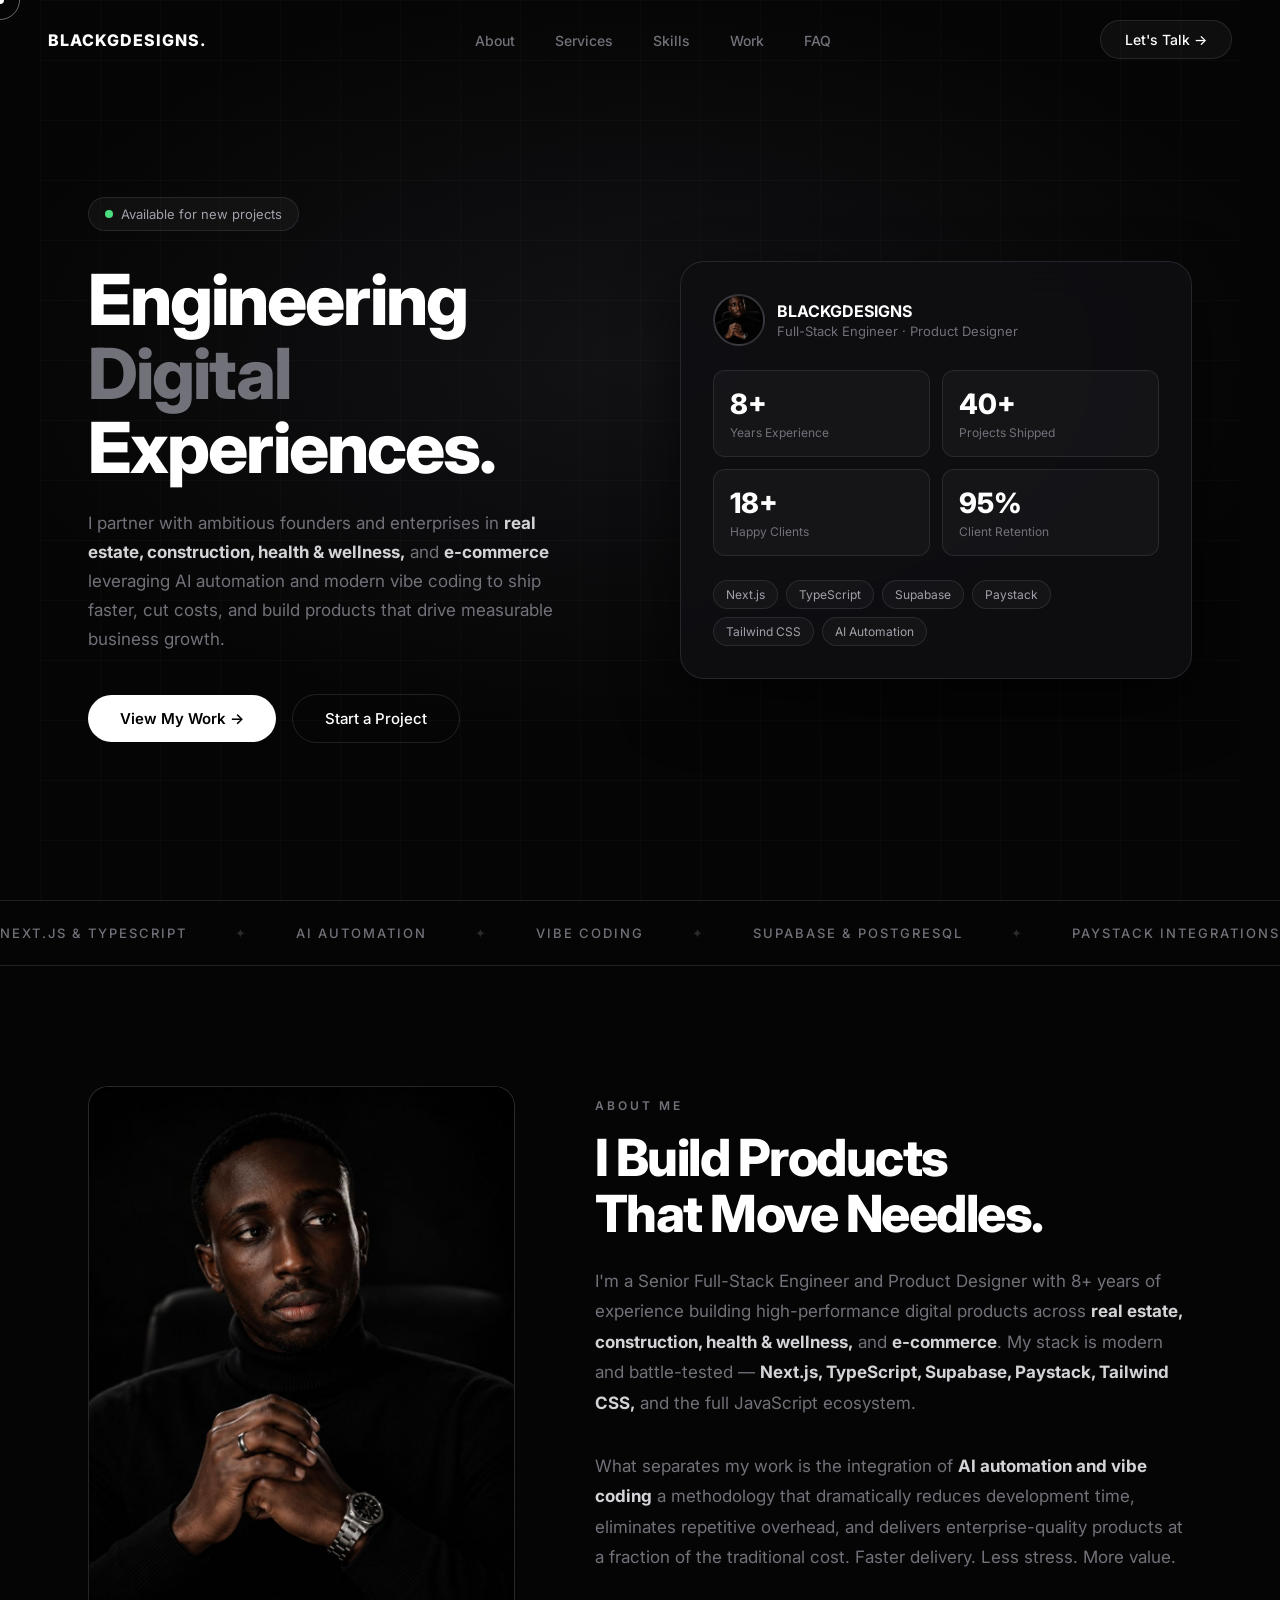
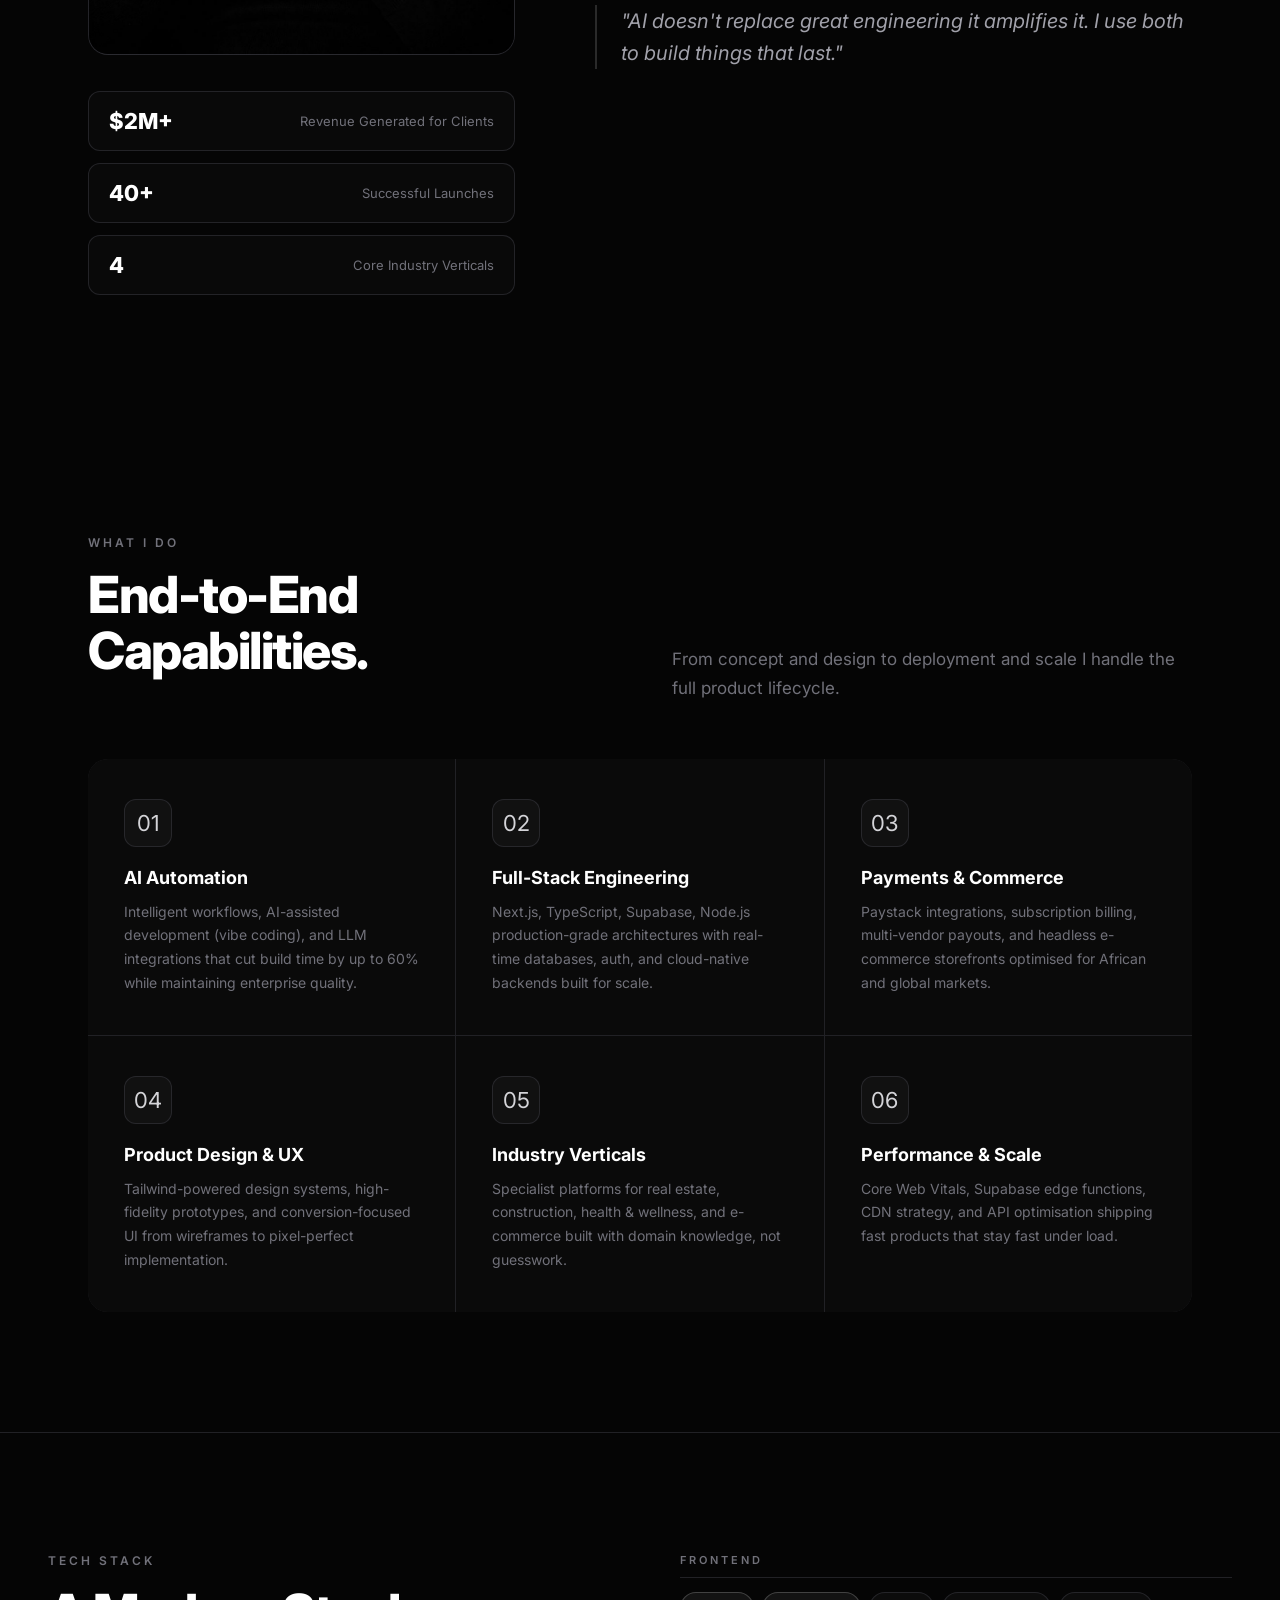
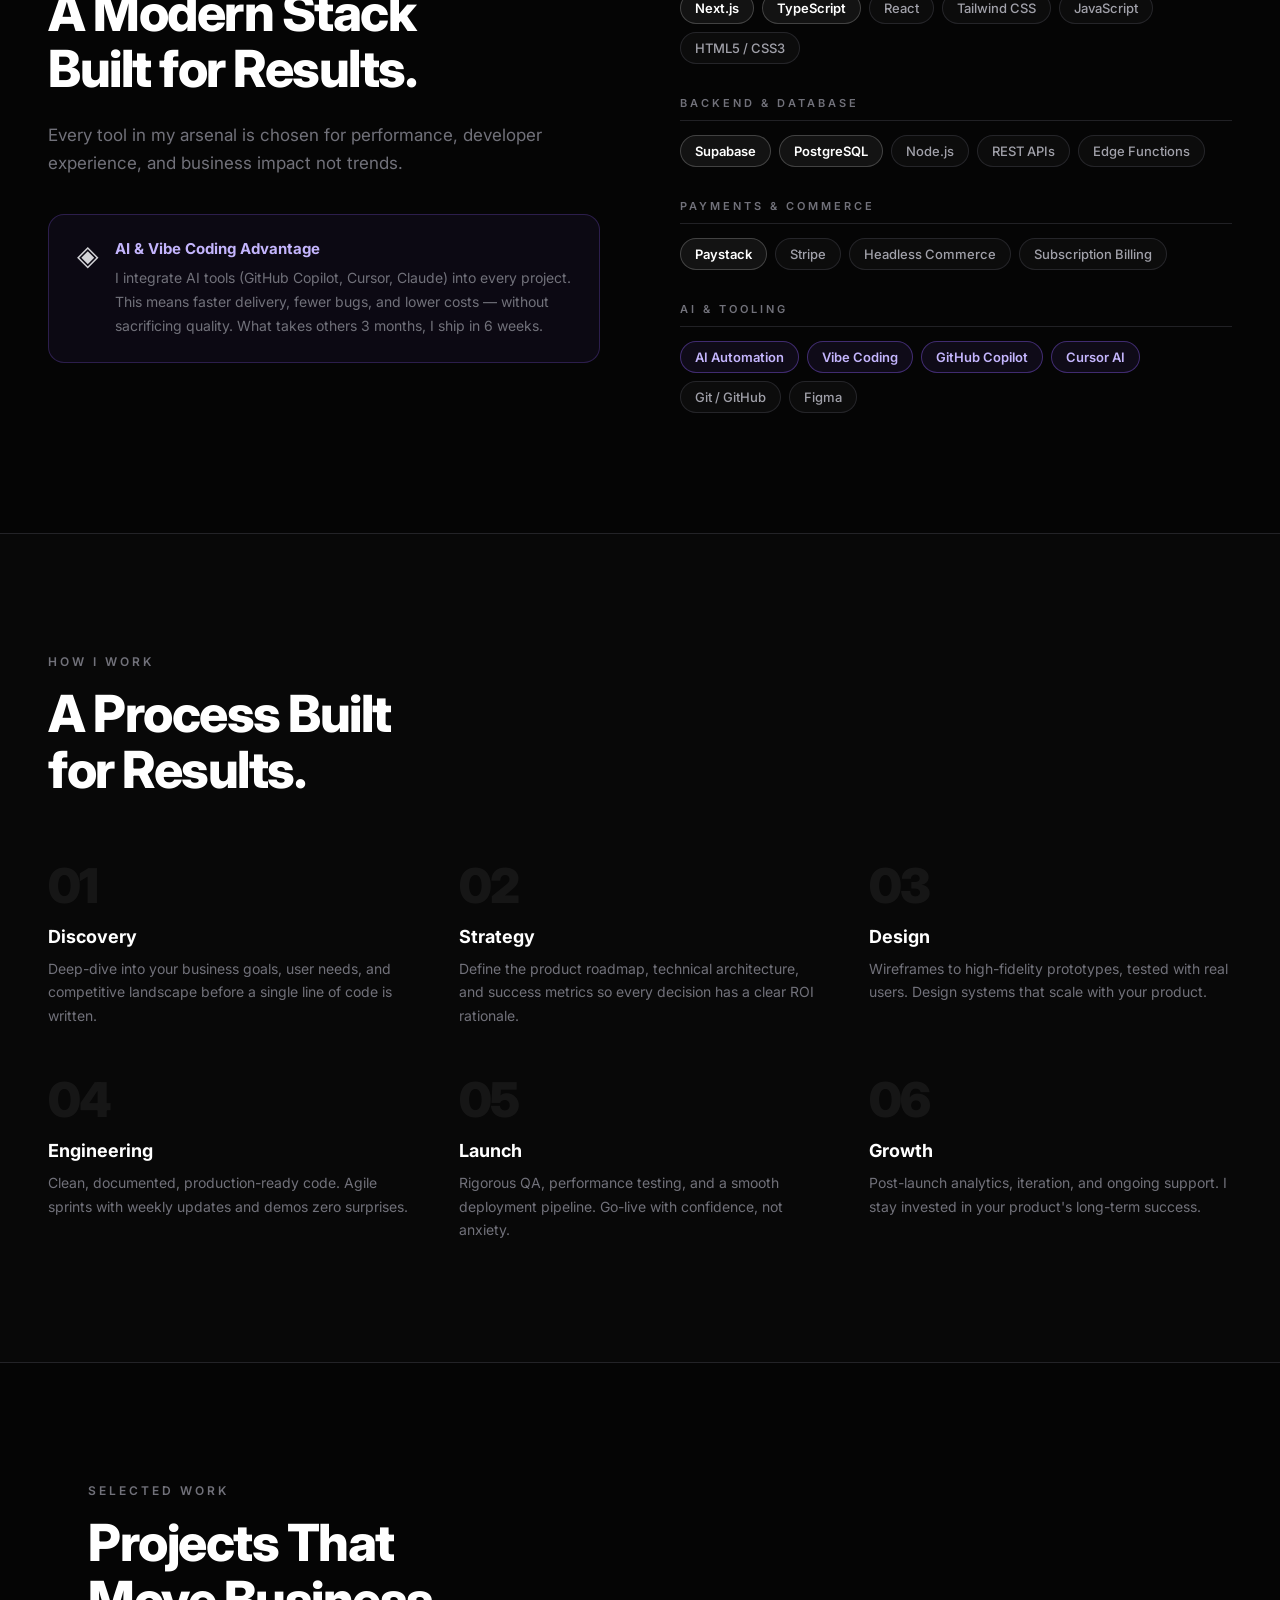
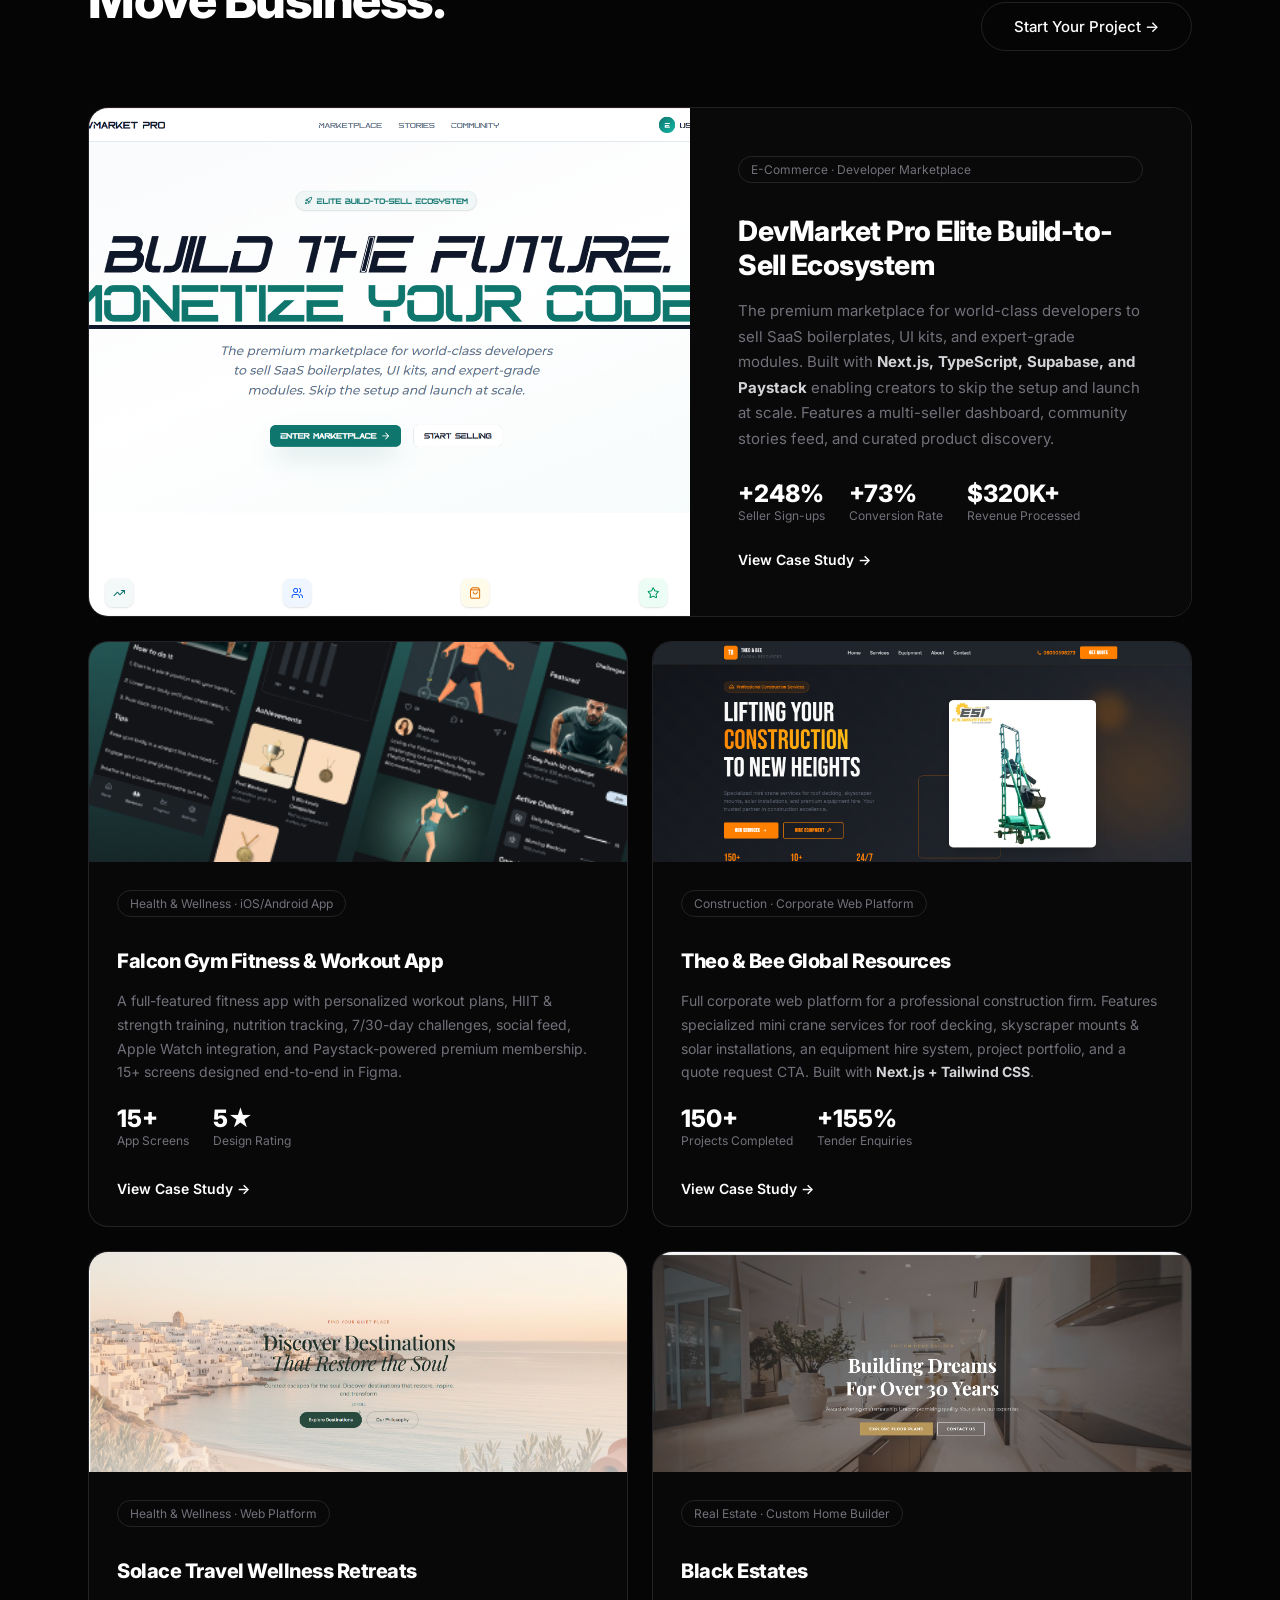
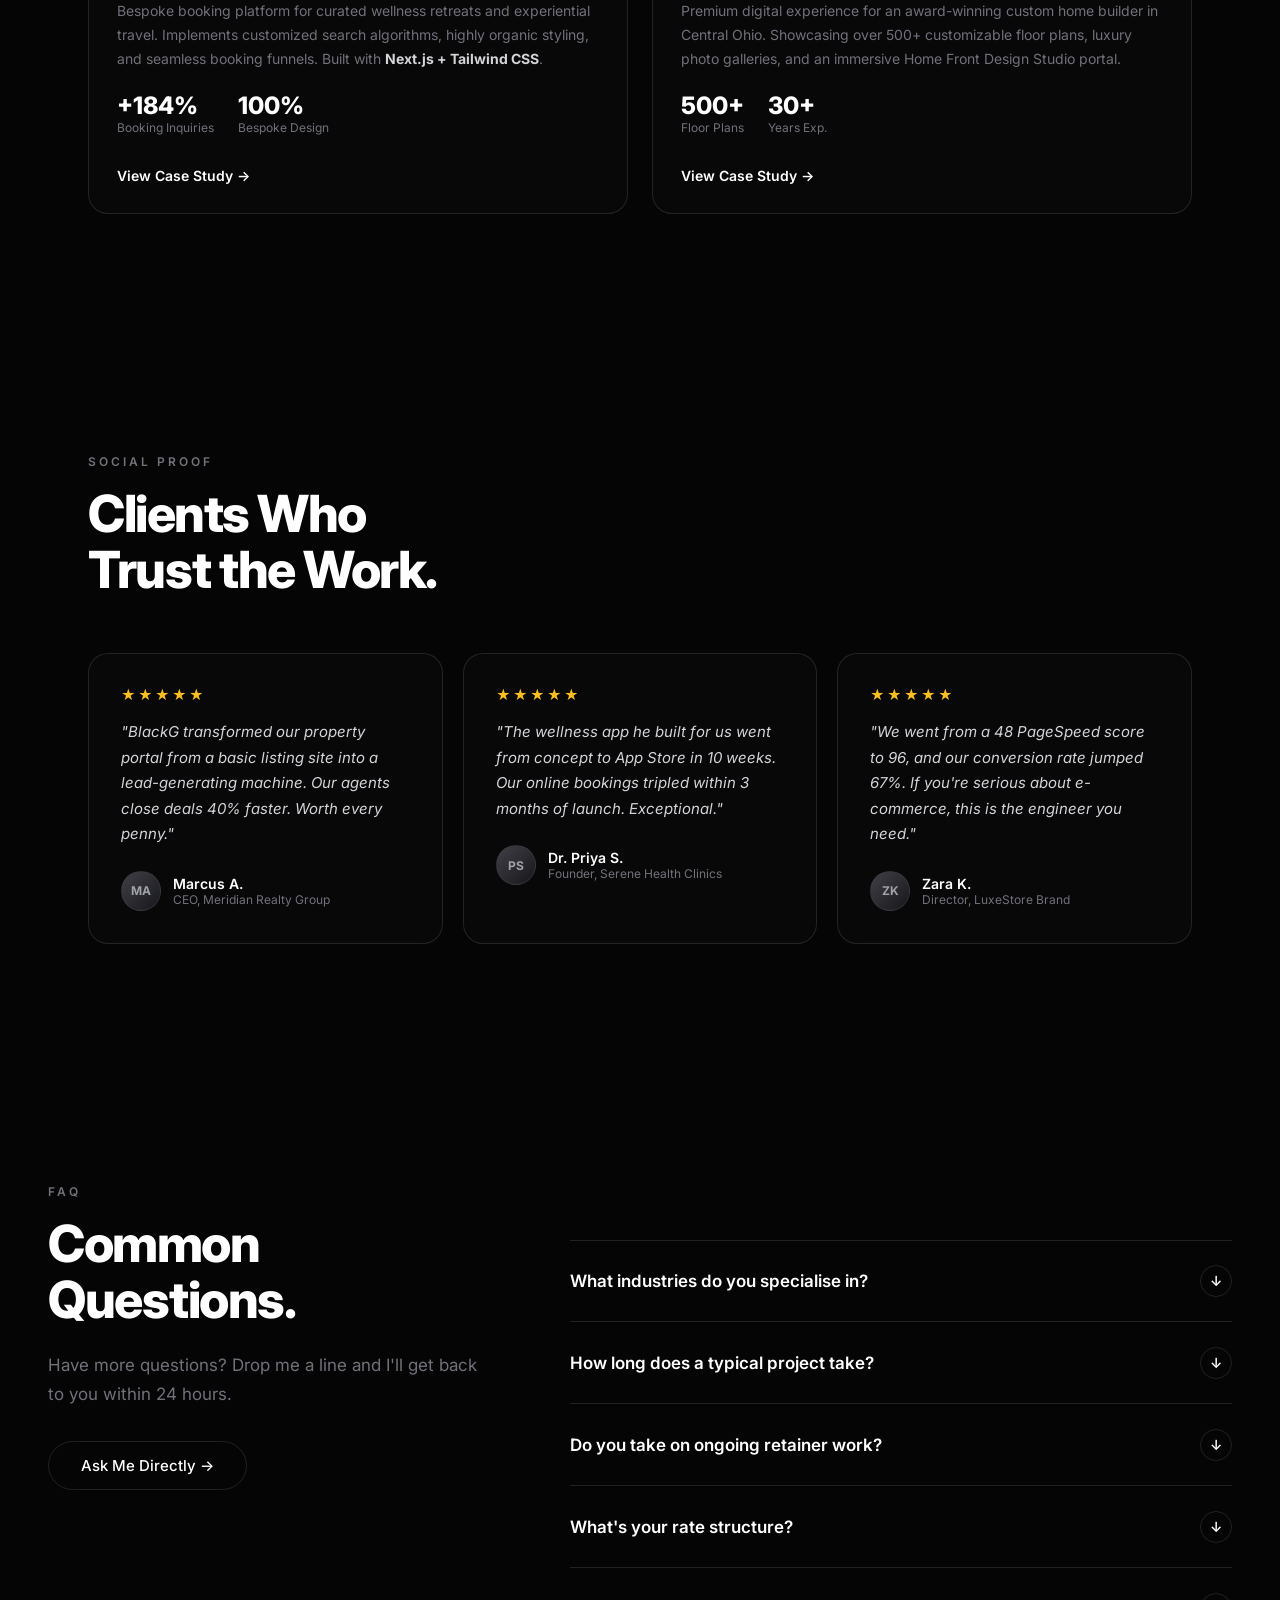
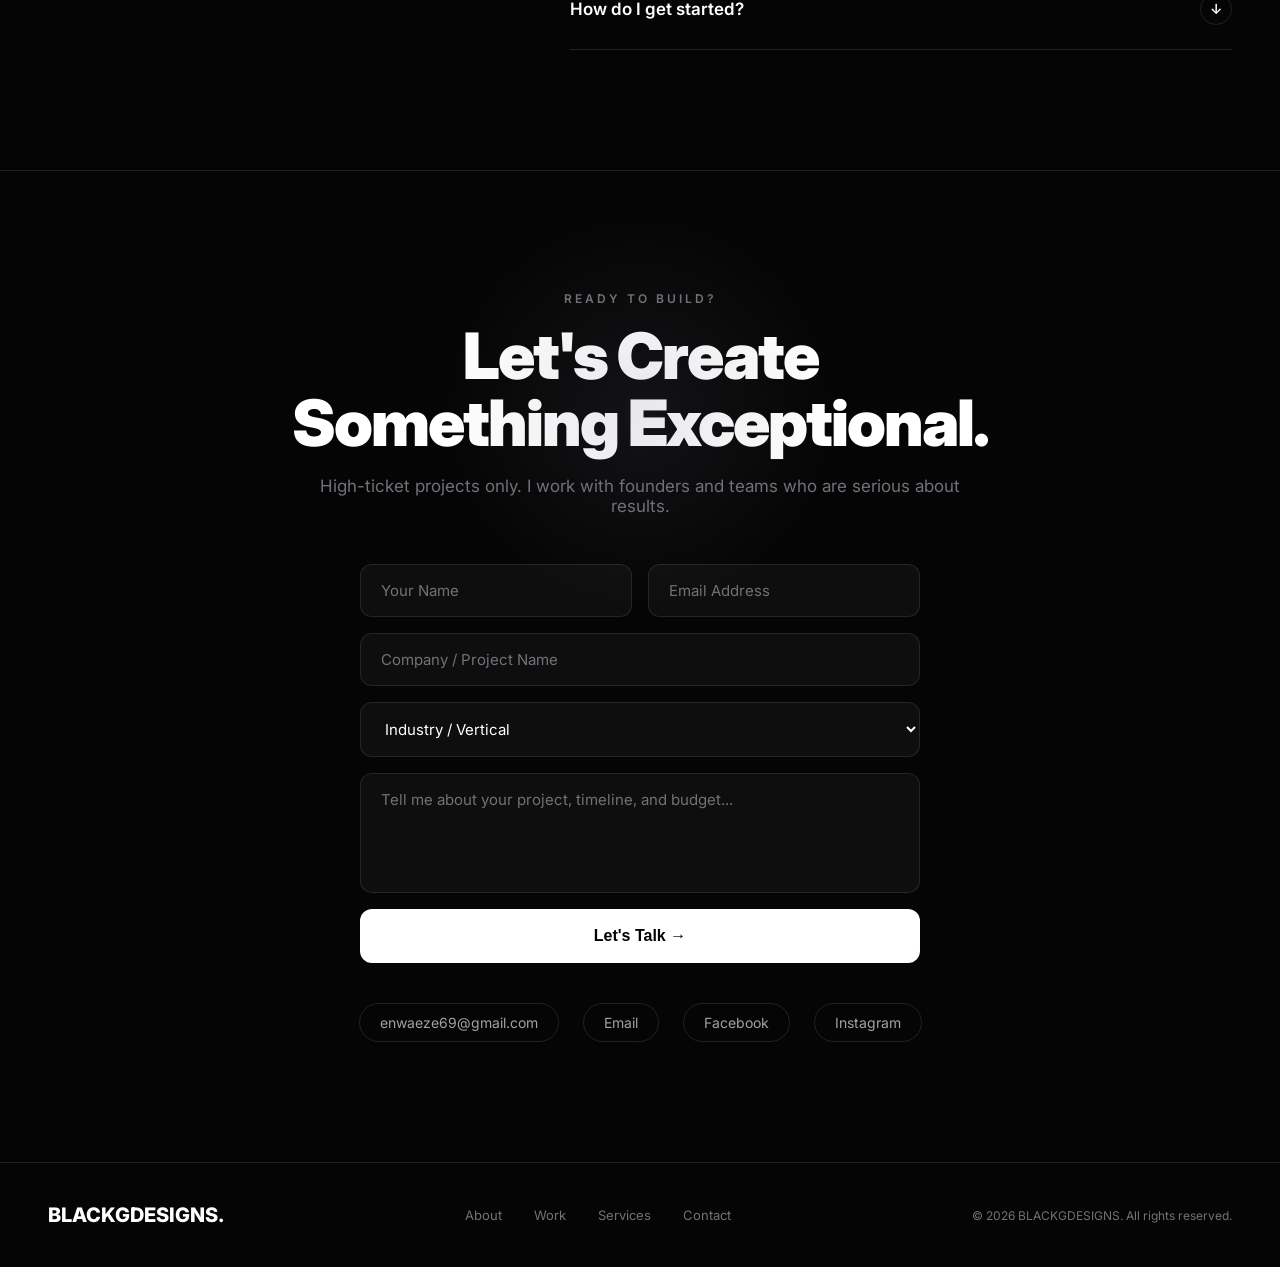
<file: index.html>
<!DOCTYPE html>
<html lang="en">

<head>
  <meta charset="UTF-8" />
  <meta name="viewport" content="width=device-width, initial-scale=1.0" />
  <title>BLACKGDESIGNS Senior Full-Stack Engineer & Product Designer</title>
  <meta name="description"
    content="A reusable portfolio template for UI/UX agencies and creative studios to showcase services, experience, selected work, and a high-end digital brand presence." />
  <meta name="keywords"
    content="Portfolio, Landing Page, Services, Technology, Brand, Dark, Futuristic, Minimal, Animated, 3D" />
  <link rel="stylesheet" href="style.css" />
  <link rel="preconnect" href="https://fonts.googleapis.com" />
  <link href="https://fonts.googleapis.com/css2?family=Inter:wght@300;400;500;600;700;800;900&display=swap"
    rel="stylesheet" />
</head>

<body>

  <!-- Custom Cursor -->
  <div class="cursor">
    <div class="cursor-dot"></div>
    <div class="cursor-ring"></div>
  </div>

  <!-- Mobile Menu -->
  <div class="mobile-menu" aria-hidden="true">
    <button class="mobile-close" aria-label="Close menu">✕</button>
    <a href="#about">About</a>
    <a href="#capabilities">Services</a>
    <a href="#works">Work</a>
    <a href="#process">Process</a>
    <a href="#faq">FAQ</a>
    <a href="mailto:enwaeze69@gmail.com" target="_blank" rel="noopener" class="mobile-whatsapp">💬 Let's Talk via
      Email</a>
  </div>

  <!-- Navigation -->
  <nav id="main-nav" aria-label="Main navigation">
    <a href="#hero" class="nav-logo">BLACKGDESIGNS.</a>
    <ul class="nav-links">
      <li><a href="#about">About</a></li>
      <li><a href="#capabilities">Services</a></li>
      <li><a href="#skills">Skills</a></li>
      <li><a href="#works">Work</a></li>
      <li><a href="#faq">FAQ</a></li>
    </ul>
    <a href="mailto:enwaeze69@gmail.com" target="_blank" rel="noopener" class="nav-cta">Let's Talk →</a>
    <button class="hamburger" aria-label="Open menu">
      <span></span><span></span><span></span>
    </button>
  </nav>

  <!-- ═══════════════════════════════════════════════════════════ -->
  <!-- HERO -->
  <!-- ═══════════════════════════════════════════════════════════ -->
  <section id="hero">
    <div class="hero-bg-glow"></div>
    <div class="hero-grid-overlay"></div>
    <div class="hero-content">

      <div class="hero-text">
        <div class="hero-badge reveal">
          <span class="dot"></span>
          Available for new projects
        </div>
        <h1 class="hero-title reveal reveal-delay-1">
          Engineering<br />
          <span>Digital</span><br />
          Experiences.
        </h1>
        <p class="hero-desc reveal reveal-delay-2">
          I partner with ambitious founders and enterprises in <strong style="color:#d4d4d8">real estate, construction,
            health &amp; wellness,</strong> and <strong style="color:#d4d4d8">e-commerce</strong> leveraging AI
          automation and modern vibe coding to ship faster, cut costs, and build products that drive measurable business
          growth.
        </p>
        <div class="hero-actions reveal reveal-delay-3">
          <a href="#works" class="btn-primary">View My Work →</a>
          <a href="mailto:enwaeze69@gmail.com" target="_blank" rel="noopener" class="btn-ghost">Start a Project</a>
        </div>
      </div>

      <div class="hero-card-wrap reveal reveal-delay-2">
        <div class="hero-card">
          <div class="hero-card-header">
            <div class="hero-card-avatar">
              <img src="avatar.jpg" alt="Profile"
                onerror="this.style.background='linear-gradient(135deg,#3f3f46,#18181b)';this.src='';" />
            </div>
            <div>
              <div class="hero-card-name">BLACKGDESIGNS</div>
              <div class="hero-card-role">Full-Stack Engineer · Product Designer</div>
            </div>
          </div>
          <div class="hero-card-stats">
            <div class="stat-box">
              <div class="stat-num" data-count="8" data-suffix="+">0+</div>
              <div class="stat-label">Years Experience</div>
            </div>
            <div class="stat-box">
              <div class="stat-num" data-count="40" data-suffix="+">0+</div>
              <div class="stat-label">Projects Shipped</div>
            </div>
            <div class="stat-box">
              <div class="stat-num" data-count="18" data-suffix="+">0+</div>
              <div class="stat-label">Happy Clients</div>
            </div>
            <div class="stat-box">
              <div class="stat-num" data-count="95" data-suffix="%">0%</div>
              <div class="stat-label">Client Retention</div>
            </div>
          </div>
          <div class="hero-card-tags">
            <span class="tag">Next.js</span>
            <span class="tag">TypeScript</span>
            <span class="tag">Supabase</span>
            <span class="tag">Paystack</span>
            <span class="tag">Tailwind CSS</span>
            <span class="tag">AI Automation</span>
          </div>
        </div>
      </div>

    </div>
  </section>

  <!-- ═══════════════════════════════════════════════════════════ -->
  <!-- MARQUEE -->
  <!-- ═══════════════════════════════════════════════════════════ -->
  <div class="marquee-section section-full">
    <div class="marquee-track">
      <span class="marquee-item">Next.js &amp; TypeScript</span>
      <span class="marquee-item">AI Automation</span>
      <span class="marquee-item">Vibe Coding</span>
      <span class="marquee-item">Supabase &amp; PostgreSQL</span>
      <span class="marquee-item">Paystack Integrations</span>
      <span class="marquee-item">Real Estate Platforms</span>
      <span class="marquee-item">Health &amp; Wellness Apps</span>
      <span class="marquee-item">E-Commerce Solutions</span>
      <span class="marquee-item">Tailwind CSS</span>
      <span class="marquee-item">Construction Tech</span>
      <span class="marquee-item">Product Design</span>
      <span class="marquee-item">API Architecture</span>
    </div>
  </div>

  <!-- ═══════════════════════════════════════════════════════════ -->
  <!-- ABOUT -->
  <!-- ═══════════════════════════════════════════════════════════ -->
  <section id="about">
    <div class="about-left">
      <img src="avatar.jpg" alt="BlackG Designs  Senior Full-Stack Engineer" class="about-photo reveal"
        onerror="this.style.background='linear-gradient(135deg,#18181b,#3f3f46)';this.src=''" />
      <div class="about-stats">
        <div class="about-stat reveal reveal-delay-1">
          <span class="about-stat-num">$2M+</span>
          <span class="about-stat-label">Revenue Generated for Clients</span>
        </div>
        <div class="about-stat reveal reveal-delay-2">
          <span class="about-stat-num">40+</span>
          <span class="about-stat-label">Successful Launches</span>
        </div>
        <div class="about-stat reveal reveal-delay-3">
          <span class="about-stat-num">4</span>
          <span class="about-stat-label">Core Industry Verticals</span>
        </div>
      </div>
    </div>

    <div class="about-right">
      <p class="section-label reveal">About Me</p>
      <h2 class="section-title reveal reveal-delay-1">I Build Products<br />That Move Needles.</h2>
      <p class="about-bio reveal reveal-delay-2">
        I'm a Senior Full-Stack Engineer and Product Designer with 8+ years of experience building high-performance
        digital products across <strong style="color:#d4d4d8">real estate, construction, health &amp; wellness,</strong>
        and <strong style="color:#d4d4d8">e-commerce</strong>. My stack is modern and battle-tested — <strong
          style="color:#d4d4d8">Next.js, TypeScript, Supabase, Paystack, Tailwind CSS,</strong> and the full JavaScript
        ecosystem.
      </p>
      <p class="about-bio reveal reveal-delay-3">
        What separates my work is the integration of <strong style="color:#d4d4d8">AI automation and vibe
          coding</strong> a methodology that dramatically reduces development time, eliminates repetitive overhead, and
        delivers enterprise-quality products at a fraction of the traditional cost. Faster delivery. Less stress. More
        value.
      </p>
      <blockquote class="about-philosophy reveal reveal-delay-4">
        "AI doesn't replace great engineering it amplifies it. I use both to build things that last."
      </blockquote>
    </div>
  </section>

  <!-- ═══════════════════════════════════════════════════════════ -->
  <!-- CAPABILITIES -->
  <!-- ═══════════════════════════════════════════════════════════ -->
  <section id="capabilities">
    <div class="cap-header">
      <div>
        <p class="section-label reveal">What I Do</p>
        <h2 class="section-title reveal reveal-delay-1">End-to-End<br />Capabilities.</h2>
      </div>
      <p class="section-desc reveal reveal-delay-2">From concept and design to deployment and scale I handle the full
        product lifecycle.</p>
    </div>

    <div class="cap-grid">
      <div class="cap-card reveal">
        <div class="cap-icon">01</div>
        <h3 class="cap-name">AI Automation</h3>
        <p class="cap-desc">Intelligent workflows, AI-assisted development (vibe coding), and LLM integrations that cut
          build time by up to 60% while maintaining enterprise quality.</p>
      </div>
      <div class="cap-card reveal reveal-delay-1">
        <div class="cap-icon">02</div>
        <h3 class="cap-name">Full-Stack Engineering</h3>
        <p class="cap-desc">Next.js, TypeScript, Supabase, Node.js production-grade architectures with real-time
          databases, auth, and cloud-native backends built for scale.</p>
      </div>
      <div class="cap-card reveal reveal-delay-2">
        <div class="cap-icon">03</div>
        <h3 class="cap-name">Payments &amp; Commerce</h3>
        <p class="cap-desc">Paystack integrations, subscription billing, multi-vendor payouts, and headless e-commerce
          storefronts optimised for African and global markets.</p>
      </div>
      <div class="cap-card reveal reveal-delay-1">
        <div class="cap-icon">04</div>
        <h3 class="cap-name">Product Design &amp; UX</h3>
        <p class="cap-desc">Tailwind-powered design systems, high-fidelity prototypes, and conversion-focused UI from
          wireframes to pixel-perfect implementation.</p>
      </div>
      <div class="cap-card reveal reveal-delay-2">
        <div class="cap-icon">05</div>
        <h3 class="cap-name">Industry Verticals</h3>
        <p class="cap-desc">Specialist platforms for real estate, construction, health &amp; wellness, and e-commerce
          built with domain knowledge, not guesswork.</p>
      </div>
      <div class="cap-card reveal reveal-delay-3">
        <div class="cap-icon">06</div>
        <h3 class="cap-name">Performance &amp; Scale</h3>
        <p class="cap-desc">Core Web Vitals, Supabase edge functions, CDN strategy, and API optimisation shipping fast
          products that stay fast under load.</p>
      </div>
    </div>
  </section>

  <!-- ═══════════════════════════════════════════════════════════ -->
  <!-- SKILLS MATRIX -->
  <!-- ═══════════════════════════════════════════════════════════ -->
  <section id="skills" class="section-full section-skills">
    <div style="max-width:1200px;margin:0 auto;">
      <div class="skills-layout">
        <div>
          <p class="section-label reveal">Tech Stack</p>
          <h2 class="section-title reveal reveal-delay-1">A Modern Stack<br />Built for Results.</h2>
          <p class="section-desc reveal reveal-delay-2">Every tool in my arsenal is chosen for performance, developer
            experience, and business impact not trends.</p>
          <div class="skills-ai-box reveal reveal-delay-3">
            <div class="skills-ai-icon">◈</div>
            <div>
              <div class="skills-ai-title">AI &amp; Vibe Coding Advantage</div>
              <p class="skills-ai-desc">I integrate AI tools (GitHub Copilot, Cursor, Claude) into every project. This
                means faster delivery, fewer bugs, and lower costs — without sacrificing quality. What takes others 3
                months, I ship in 6 weeks.</p>
            </div>
          </div>
        </div>
        <div class="skills-grid">
          <div class="skill-category reveal">
            <h4 class="skill-cat-label">Frontend</h4>
            <div class="skill-chips">
              <span class="skill-chip skill-chip--primary">Next.js</span>
              <span class="skill-chip skill-chip--primary">TypeScript</span>
              <span class="skill-chip">React</span>
              <span class="skill-chip">Tailwind CSS</span>
              <span class="skill-chip">JavaScript</span>
              <span class="skill-chip">HTML5 / CSS3</span>
            </div>
          </div>
          <div class="skill-category reveal reveal-delay-1">
            <h4 class="skill-cat-label">Backend &amp; Database</h4>
            <div class="skill-chips">
              <span class="skill-chip skill-chip--primary">Supabase</span>
              <span class="skill-chip skill-chip--primary">PostgreSQL</span>
              <span class="skill-chip">Node.js</span>
              <span class="skill-chip">REST APIs</span>
              <span class="skill-chip">Edge Functions</span>
            </div>
          </div>
          <div class="skill-category reveal reveal-delay-2">
            <h4 class="skill-cat-label">Payments &amp; Commerce</h4>
            <div class="skill-chips">
              <span class="skill-chip skill-chip--primary">Paystack</span>
              <span class="skill-chip">Stripe</span>
              <span class="skill-chip">Headless Commerce</span>
              <span class="skill-chip">Subscription Billing</span>
            </div>
          </div>
          <div class="skill-category reveal reveal-delay-3">
            <h4 class="skill-cat-label">AI &amp; Tooling</h4>
            <div class="skill-chips">
              <span class="skill-chip skill-chip--ai">AI Automation</span>
              <span class="skill-chip skill-chip--ai">Vibe Coding</span>
              <span class="skill-chip skill-chip--ai">GitHub Copilot</span>
              <span class="skill-chip skill-chip--ai">Cursor AI</span>
              <span class="skill-chip">Git / GitHub</span>
              <span class="skill-chip">Figma</span>
            </div>
          </div>
        </div>
      </div>
    </div>
  </section>

  <!-- ═══════════════════════════════════════════════════════════ -->
  <!-- PROCESS -->
  <!-- ═══════════════════════════════════════════════════════════ -->
  <section id="process" class="section-full section-process">
    <div style="max-width:1200px;margin:0 auto;">
      <p class="section-label reveal">How I Work</p>
      <h2 class="section-title reveal reveal-delay-1">A Process Built<br />for Results.</h2>
      <div class="process-steps">
        <div class="process-step reveal">
          <div class="step-num">01</div>
          <h3 class="step-name">Discovery</h3>
          <p class="step-desc">Deep-dive into your business goals, user needs, and competitive landscape before a single
            line of code is written.</p>
        </div>
        <div class="process-step reveal reveal-delay-1">
          <div class="step-num">02</div>
          <h3 class="step-name">Strategy</h3>
          <p class="step-desc">Define the product roadmap, technical architecture, and success metrics so every decision
            has a clear ROI rationale.</p>
        </div>
        <div class="process-step reveal reveal-delay-2">
          <div class="step-num">03</div>
          <h3 class="step-name">Design</h3>
          <p class="step-desc">Wireframes to high-fidelity prototypes, tested with real users. Design systems that scale
            with your product.</p>
        </div>
        <div class="process-step reveal">
          <div class="step-num">04</div>
          <h3 class="step-name">Engineering</h3>
          <p class="step-desc">Clean, documented, production-ready code. Agile sprints with weekly updates and demos
            zero surprises.</p>
        </div>
        <div class="process-step reveal reveal-delay-1">
          <div class="step-num">05</div>
          <h3 class="step-name">Launch</h3>
          <p class="step-desc">Rigorous QA, performance testing, and a smooth deployment pipeline. Go-live with
            confidence, not anxiety.</p>
        </div>
        <div class="process-step reveal reveal-delay-2">
          <div class="step-num">06</div>
          <h3 class="step-name">Growth</h3>
          <p class="step-desc">Post-launch analytics, iteration, and ongoing support. I stay invested in your product's
            long-term success.</p>
        </div>
      </div>
    </div>
  </section>

  <!-- ═══════════════════════════════════════════════════════════ -->
  <!-- SELECTED WORKS -->
  <!-- ═══════════════════════════════════════════════════════════ -->
  <section id="works">
    <div class="works-header">
      <div>
        <p class="section-label reveal">Selected Work</p>
        <h2 class="section-title reveal reveal-delay-1">Projects That<br />Move Business.</h2>
      </div>
      <a href="mailto:enwaeze69@gmail.com" target="_blank" rel="noopener" class="btn-ghost reveal reveal-delay-2">Start
        Your Project →</a>
    </div>

    <!-- Featured Project: DevMarket Pro -->
    <a href="devmarket-pro.html" class="featured-project reveal"
      style="text-decoration:none;color:inherit;display:grid;">
      <div class="featured-img"
        style="background: url('devmarket_pro.png') no-repeat center center; background-size: cover; background-position: top center;">
      </div>
      <div class="featured-info">
        <span class="project-tag">E-Commerce · Developer Marketplace</span>
        <h3 class="project-title" style="margin-top:12px;">DevMarket Pro Elite Build-to-Sell Ecosystem</h3>
        <p class="project-desc">The premium marketplace for world-class developers to sell SaaS boilerplates, UI kits,
          and expert-grade modules. Built with <strong style="color:#d4d4d8">Next.js, TypeScript, Supabase, and
            Paystack</strong> enabling creators to skip the setup and launch at scale. Features a multi-seller
          dashboard, community stories feed, and curated product discovery.</p>
        <div class="project-metrics">
          <div class="metric">
            <div class="metric-val">+248%</div>
            <div class="metric-label">Seller Sign-ups</div>
          </div>
          <div class="metric">
            <div class="metric-val">+73%</div>
            <div class="metric-label">Conversion Rate</div>
          </div>
          <div class="metric">
            <div class="metric-val">$320K+</div>
            <div class="metric-label">Revenue Processed</div>
          </div>
        </div>
        <span class="project-link">View Case Study →</span>
      </div>
    </a>

    <!-- Project Grid -->
    <div class="project-grid" style="margin-top:24px;">

      <!-- Falcon Gym -->
      <a href="falcon-gym.html" class="project-card reveal" style="text-decoration:none;color:inherit;display:block;">
        <div class="project-card-img"
          style="background: url('falcon.png') no-repeat center center; background-size: cover; background-position: center center; height: 220px;">
        </div>
        <div class="project-card-body">
          <span class="project-tag">Health &amp; Wellness · iOS/Android App</span>
          <h3 class="project-title" style="font-size:20px;margin-top:12px;">Falcon Gym Fitness &amp; Workout App</h3>
          <p class="project-desc" style="font-size:14px;margin:12px 0 20px;">A full-featured fitness app with
            personalized workout plans, HIIT &amp; strength training, nutrition tracking, 7/30-day challenges, social
            feed, Apple Watch integration, and Paystack-powered premium membership. 15+ screens designed end-to-end in
            Figma.</p>
          <div class="project-metrics">
            <div class="metric">
              <div class="metric-val">15+</div>
              <div class="metric-label">App Screens</div>
            </div>
            <div class="metric">
              <div class="metric-val">5★</div>
              <div class="metric-label">Design Rating</div>
            </div>
          </div>
          <span class="project-link" style="margin-top:4px;display:inline-block;">View Case Study →</span>
        </div>
      </a>

      <!-- Theo & Bee -->
      <a href="theo-and-bee.html" class="project-card reveal reveal-delay-1"
        style="text-decoration:none;color:inherit;display:block;">
        <div class="project-card-img"
          style="background: url('theo and bee.png') no-repeat center center; background-size: cover; background-position: top center; height: 220px;">
        </div>
        <div class="project-card-body">
          <span class="project-tag">Construction · Corporate Web Platform</span>
          <h3 class="project-title" style="font-size:20px;margin-top:12px;">Theo &amp; Bee Global Resources</h3>
          <p class="project-desc" style="font-size:14px;margin:12px 0 20px;">Full corporate web platform for a
            professional construction firm. Features specialized mini crane services for roof decking, skyscraper mounts
            &amp; solar installations, an equipment hire system, project portfolio, and a quote request CTA. Built with
            <strong style="color:#d4d4d8">Next.js + Tailwind CSS</strong>.</p>
          <div class="project-metrics">
            <div class="metric">
              <div class="metric-val">150+</div>
              <div class="metric-label">Projects Completed</div>
            </div>
            <div class="metric">
              <div class="metric-val">+155%</div>
              <div class="metric-label">Tender Enquiries</div>
            </div>
          </div>
          <span class="project-link" style="margin-top:4px;display:inline-block;">View Case Study →</span>
        </div>
      </a>

      <!-- Solace Travel -->
      <a href="solace-travel.html" class="project-card reveal"
        style="text-decoration:none;color:inherit;display:block;">
        <div class="project-card-img"
          style="background: url('solace travel.png') no-repeat center center; background-size: cover; background-position: center center; height: 220px;">
        </div>
        <div class="project-card-body">
          <span class="project-tag">Health &amp; Wellness · Web Platform</span>
          <h3 class="project-title" style="font-size:20px;margin-top:12px;">Solace Travel Wellness Retreats</h3>
          <p class="project-desc" style="font-size:14px;margin:12px 0 20px;">Bespoke booking platform for curated
            wellness retreats and experiential travel. Implements customized search algorithms, highly organic styling,
            and seamless booking funnels. Built with <strong style="color:#d4d4d8">Next.js + Tailwind CSS</strong>.</p>
          <div class="project-metrics">
            <div class="metric">
              <div class="metric-val">+184%</div>
              <div class="metric-label">Booking Inquiries</div>
            </div>
            <div class="metric">
              <div class="metric-val">100%</div>
              <div class="metric-label">Bespoke Design</div>
            </div>
          </div>
          <span class="project-link" style="margin-top:4px;display:inline-block;">View Case Study →</span>
        </div>
      </a>

      <!-- Black Estates -->
      <a href="black-estates.html" class="project-card reveal reveal-delay-1"
        style="text-decoration:none;color:inherit;display:block;">
        <div class="project-card-img"
          style="background: url('blackestate1.png') no-repeat center center; background-size: cover; background-position: center center; height: 220px;">
        </div>
        <div class="project-card-body">
          <span class="project-tag">Real Estate · Custom Home Builder</span>
          <h3 class="project-title" style="font-size:20px;margin-top:12px;">Black Estates</h3>
          <p class="project-desc" style="font-size:14px;margin:12px 0 20px;">Premium digital experience for an award-winning custom home builder in Central Ohio. Showcasing over 500+ customizable floor plans, luxury photo galleries, and an immersive Home Front Design Studio portal.</p>
          <div class="project-metrics">
            <div class="metric">
              <div class="metric-val">500+</div>
              <div class="metric-label">Floor Plans</div>
            </div>
            <div class="metric">
              <div class="metric-val">30+</div>
              <div class="metric-label">Years Exp.</div>
            </div>
          </div>
          <span class="project-link" style="margin-top:4px;display:inline-block;">View Case Study →</span>
        </div>
      </a>

    </div>
  </section>

  <!-- ═══════════════════════════════════════════════════════════ -->
  <!-- TESTIMONIALS -->
  <!-- ═══════════════════════════════════════════════════════════ -->
  <section id="testimonials">
    <p class="section-label reveal">Social Proof</p>
    <h2 class="section-title reveal reveal-delay-1">Clients Who<br />Trust the Work.</h2>
    <div class="test-grid">
      <div class="test-card reveal">
        <div class="test-stars">★★★★★</div>
        <p class="test-quote">"BlackG transformed our property portal from a basic listing site into a lead-generating
          machine. Our agents close deals 40% faster. Worth every penny."</p>
        <div class="test-author">
          <div class="test-avatar" style="font-size:12px;font-weight:700;color:var(--accent);">MA</div>
          <div>
            <div class="test-name">Marcus A.</div>
            <div class="test-role">CEO, Meridian Realty Group</div>
          </div>
        </div>
      </div>
      <div class="test-card reveal reveal-delay-1">
        <div class="test-stars">★★★★★</div>
        <p class="test-quote">"The wellness app he built for us went from concept to App Store in 10 weeks. Our online
          bookings tripled within 3 months of launch. Exceptional."</p>
        <div class="test-author">
          <div class="test-avatar" style="font-size:12px;font-weight:700;color:var(--accent);">PS</div>
          <div>
            <div class="test-name">Dr. Priya S.</div>
            <div class="test-role">Founder, Serene Health Clinics</div>
          </div>
        </div>
      </div>
      <div class="test-card reveal reveal-delay-2">
        <div class="test-stars">★★★★★</div>
        <p class="test-quote">"We went from a 48 PageSpeed score to 96, and our conversion rate jumped 67%. If you're
          serious about e-commerce, this is the engineer you need."</p>
        <div class="test-author">
          <div class="test-avatar" style="font-size:12px;font-weight:700;color:var(--accent);">ZK</div>
          <div>
            <div class="test-name">Zara K.</div>
            <div class="test-role">Director, LuxeStore Brand</div>
          </div>
        </div>
      </div>
    </div>
  </section>

  <!-- ═══════════════════════════════════════════════════════════ -->
  <!-- FAQ -->
  <!-- ═══════════════════════════════════════════════════════════ -->
  <section id="faq" class="section-full section-faq">
    <div style="max-width:1200px;margin:0 auto;">
      <div class="faq-layout">
      <div>
        <p class="section-label reveal">FAQ</p>
        <h2 class="section-title reveal reveal-delay-1">Common<br />Questions.</h2>
        <p class="section-desc reveal reveal-delay-2">Have more questions? Drop me a line and I'll get back to you
          within 24 hours.</p>
        <a href="mailto:enwaeze69@gmail.com" target="_blank" rel="noopener" class="btn-ghost reveal reveal-delay-3"
          style="display:inline-flex;margin-top:32px;">Ask Me Directly →</a>
      </div>
      <div class="faq-list reveal reveal-delay-1">
        <div class="faq-item">
          <div class="faq-q">What industries do you specialise in?<div class="faq-chevron">↓</div>
          </div>
          <div class="faq-a">
            <div class="faq-a-inner">I work primarily in real estate, construction, health & wellness, and e-commerce —
              four verticals where strong digital products drive the highest measurable ROI. That said, I'm selective,
              not exclusive; if your project is compelling and you're serious about results, let's talk.</div>
          </div>
        </div>
        <div class="faq-item">
          <div class="faq-q">How long does a typical project take?<div class="faq-chevron">↓</div>
          </div>
          <div class="faq-a">
            <div class="faq-a-inner">Timelines depend heavily on scope. A focused MVP typically ships in 6–10 weeks.
              Full-scale product builds with design systems and backend infrastructure range from 3–6 months. I'll give
              you an honest estimate after our discovery call — no inflated timelines to pad hours.</div>
          </div>
        </div>
        <div class="faq-item">
          <div class="faq-q">Do you take on ongoing retainer work?<div class="faq-chevron">↓</div>
          </div>
          <div class="faq-a">
            <div class="faq-a-inner">Yes. Many clients engage me post-launch for continuous product iteration,
              performance monitoring, and feature development. Retainer engagements start at a minimum of 20 hours/month
              and include a dedicated Slack channel for rapid communication.</div>
          </div>
        </div>
        <div class="faq-item">
          <div class="faq-q">What's your rate structure?<div class="faq-chevron">↓</div>
          </div>
          <div class="faq-a">
            <div class="faq-a-inner">I work on project-based pricing for defined scopes — not hourly billing. This
              aligns my incentives with your outcomes. Project minimums start at $5,000. For enterprise engagements and
              retainers, custom packages are available. Schedule a call to discuss.</div>
          </div>
        </div>
        <div class="faq-item">
          <div class="faq-q">How do I get started?<div class="faq-chevron">↓</div>
          </div>
          <div class="faq-a">
            <div class="faq-a-inner">Fill in the contact form below with a brief description of your project and your
              timeline. I'll respond within 24 hours to schedule a free 30-minute discovery call. From there, I'll put
              together a tailored proposal — no generic quotes.</div>
          </div>
        </div>
      </div>
      </div>
    </div>
  </section>

  <!-- ═══════════════════════════════════════════════════════════ -->
  <!-- CONTACT -->
  <!-- ═══════════════════════════════════════════════════════════ -->
  <section id="contact" class="section-full" style="padding: 120px 48px; border-top: 1px solid rgba(63,63,70,0.5);">
    <div class="contact-glow">
      <p class="section-label reveal" style="text-align:center;">Ready to Build?</p>
      <h2 class="contact-title reveal reveal-delay-1">Let's Create<br />Something Exceptional.</h2>
      <p class="contact-sub reveal reveal-delay-2">High-ticket projects only. I work with founders and teams who are
        serious about results.</p>

      <form class="contact-form reveal reveal-delay-3" id="contact-form" novalidate>
        <div class="form-row">
          <input type="text" class="form-field" placeholder="Your Name" required id="field-name" />
          <input type="email" class="form-field" placeholder="Email Address" required id="field-email" />
        </div>
        <input type="text" class="form-field" placeholder="Company / Project Name" id="field-company" />
        <select class="form-field" id="field-industry">
          <option value="" disabled selected>Industry / Vertical</option>
          <option>Real Estate</option>
          <option>Construction</option>
          <option>Health &amp; Wellness</option>
          <option>E-Commerce</option>
          <option>Other</option>
        </select>
        <textarea class="form-field" placeholder="Tell me about your project, timeline, and budget..."
          id="field-message" required></textarea>
        <button type="submit" class="btn-primary"
          style="width:100%;justify-content:center;padding:18px 32px;font-size:16px;border-radius:12px;">Let's Talk
          →</button>
      </form>

      <!-- Contact Links -->
      <div class="reveal reveal-delay-4"
        style="margin-top:40px;display:flex;justify-content:center;gap:24px;flex-wrap:wrap;">
        <a href="mailto:enwaeze69@gmail.com"
          style="display:inline-flex;align-items:center;gap:8px;color:#a1a1aa;font-size:14px;text-decoration:none;border:1px solid rgba(63,63,70,0.5);padding:10px 20px;border-radius:100px;transition:color 0.3s,border-color 0.3s;"
          onmouseover="this.style.color='#fff';this.style.borderColor='rgba(255,255,255,0.3)'"
          onmouseout="this.style.color='#a1a1aa';this.style.borderColor='rgba(63,63,70,0.5)'">enwaeze69@gmail.com</a>
        <a href="mailto:enwaeze69@gmail.com" target="_blank" rel="noopener"
          style="display:inline-flex;align-items:center;gap:8px;color:#a1a1aa;font-size:14px;text-decoration:none;border:1px solid rgba(63,63,70,0.5);padding:10px 20px;border-radius:100px;transition:color 0.3s,border-color 0.3s;"
          onmouseover="this.style.color='#4ade80';this.style.borderColor='rgba(74,222,128,0.3)'"
          onmouseout="this.style.color='#a1a1aa';this.style.borderColor='rgba(63,63,70,0.5)'">Email</a>
        <a href="#" id="fb-link"
          style="display:inline-flex;align-items:center;gap:8px;color:#a1a1aa;font-size:14px;text-decoration:none;border:1px solid rgba(63,63,70,0.5);padding:10px 20px;border-radius:100px;transition:color 0.3s,border-color 0.3s;"
          onmouseover="this.style.color='#60a5fa';this.style.borderColor='rgba(96,165,250,0.3)'"
          onmouseout="this.style.color='#a1a1aa';this.style.borderColor='rgba(63,63,70,0.5)'">Facebook</a>
        <a href="#" id="ig-link"
          style="display:inline-flex;align-items:center;gap:8px;color:#a1a1aa;font-size:14px;text-decoration:none;border:1px solid rgba(63,63,70,0.5);padding:10px 20px;border-radius:100px;transition:color 0.3s,border-color 0.3s;"
          onmouseover="this.style.color='#f472b6';this.style.borderColor='rgba(244,114,182,0.3)'"
          onmouseout="this.style.color='#a1a1aa';this.style.borderColor='rgba(63,63,70,0.5)'">Instagram</a>
      </div>
    </div>
  </section>

  <!-- Footer -->
  <footer>
    <span class="footer-logo">BLACKGDESIGNS.</span>
    <nav class="footer-links" aria-label="Footer navigation">
      <a href="#about">About</a>
      <a href="#works">Work</a>
      <a href="#capabilities">Services</a>
      <a href="#contact">Contact</a>
    </nav>
    <span class="footer-copy">© 2026 BLACKGDESIGNS. All rights reserved.</span>
  </footer>

  <script src="script.js"></script>
</body>

</html>
</file>
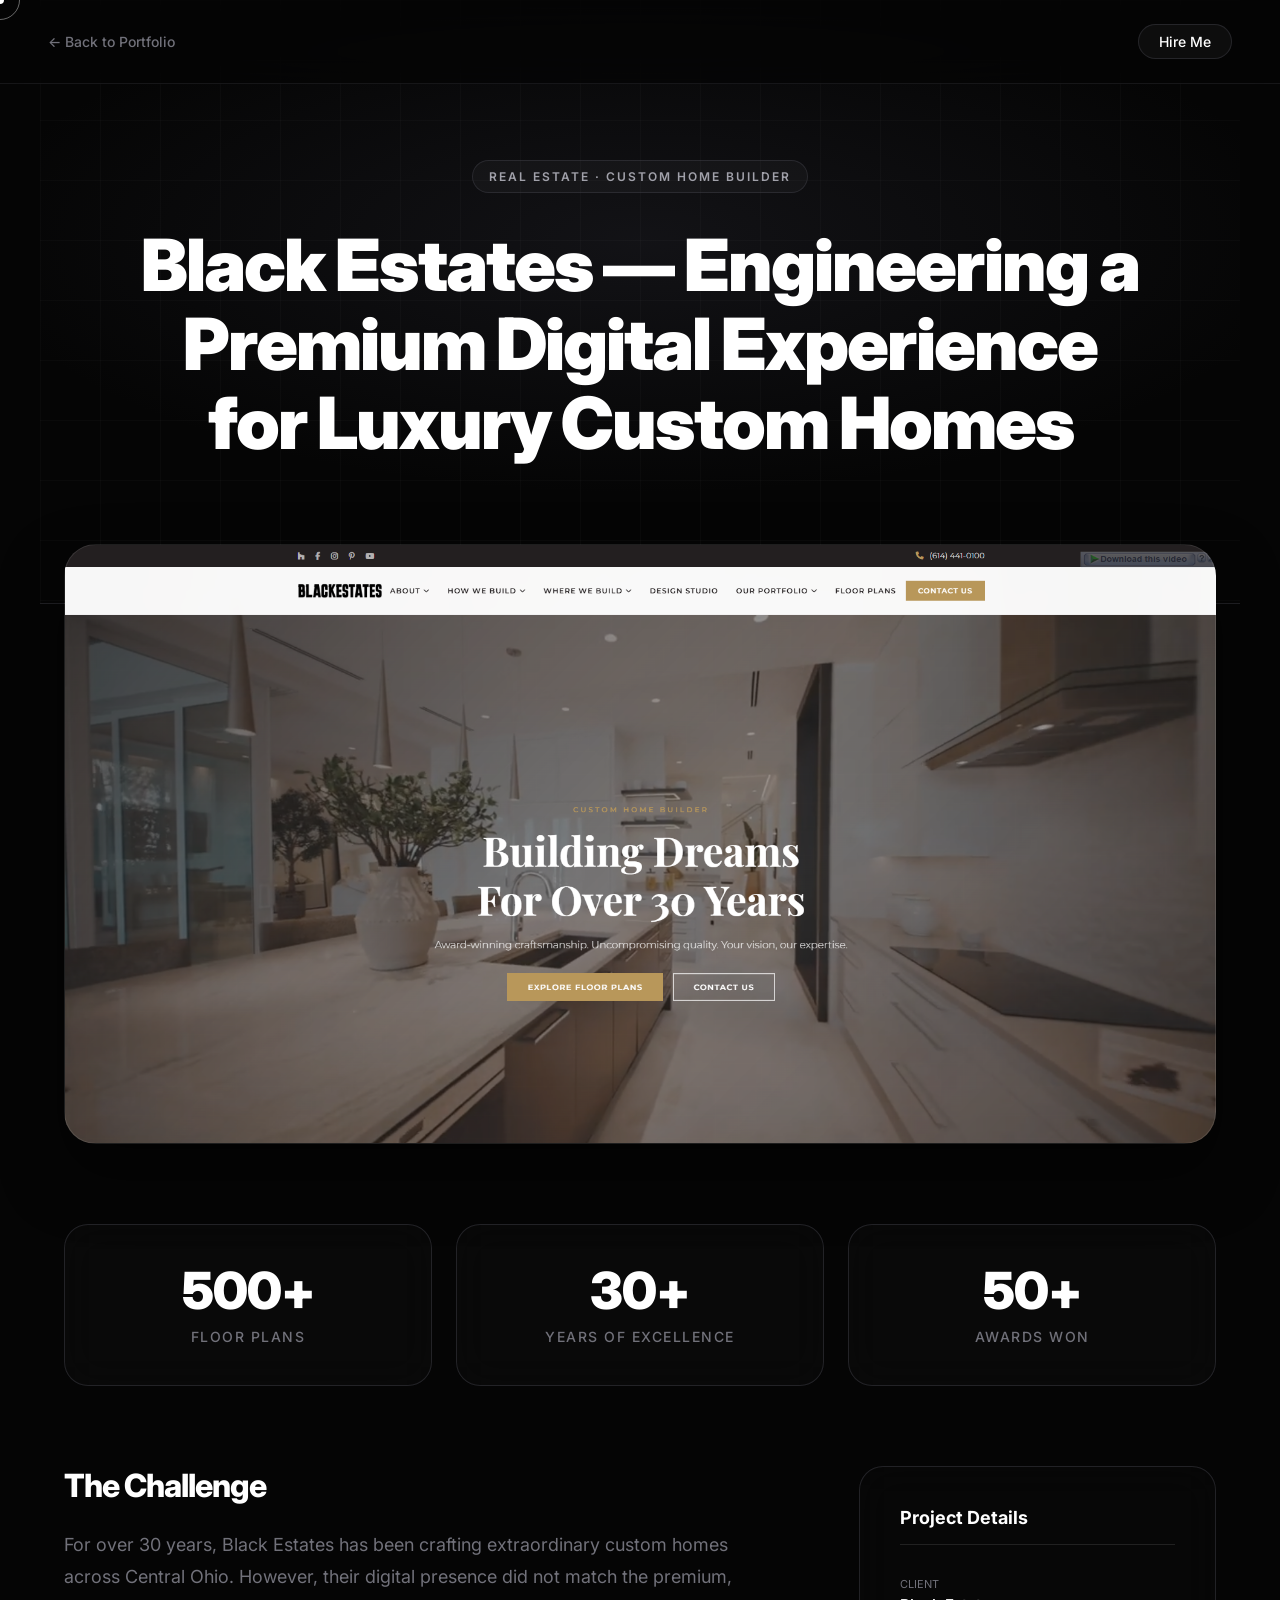
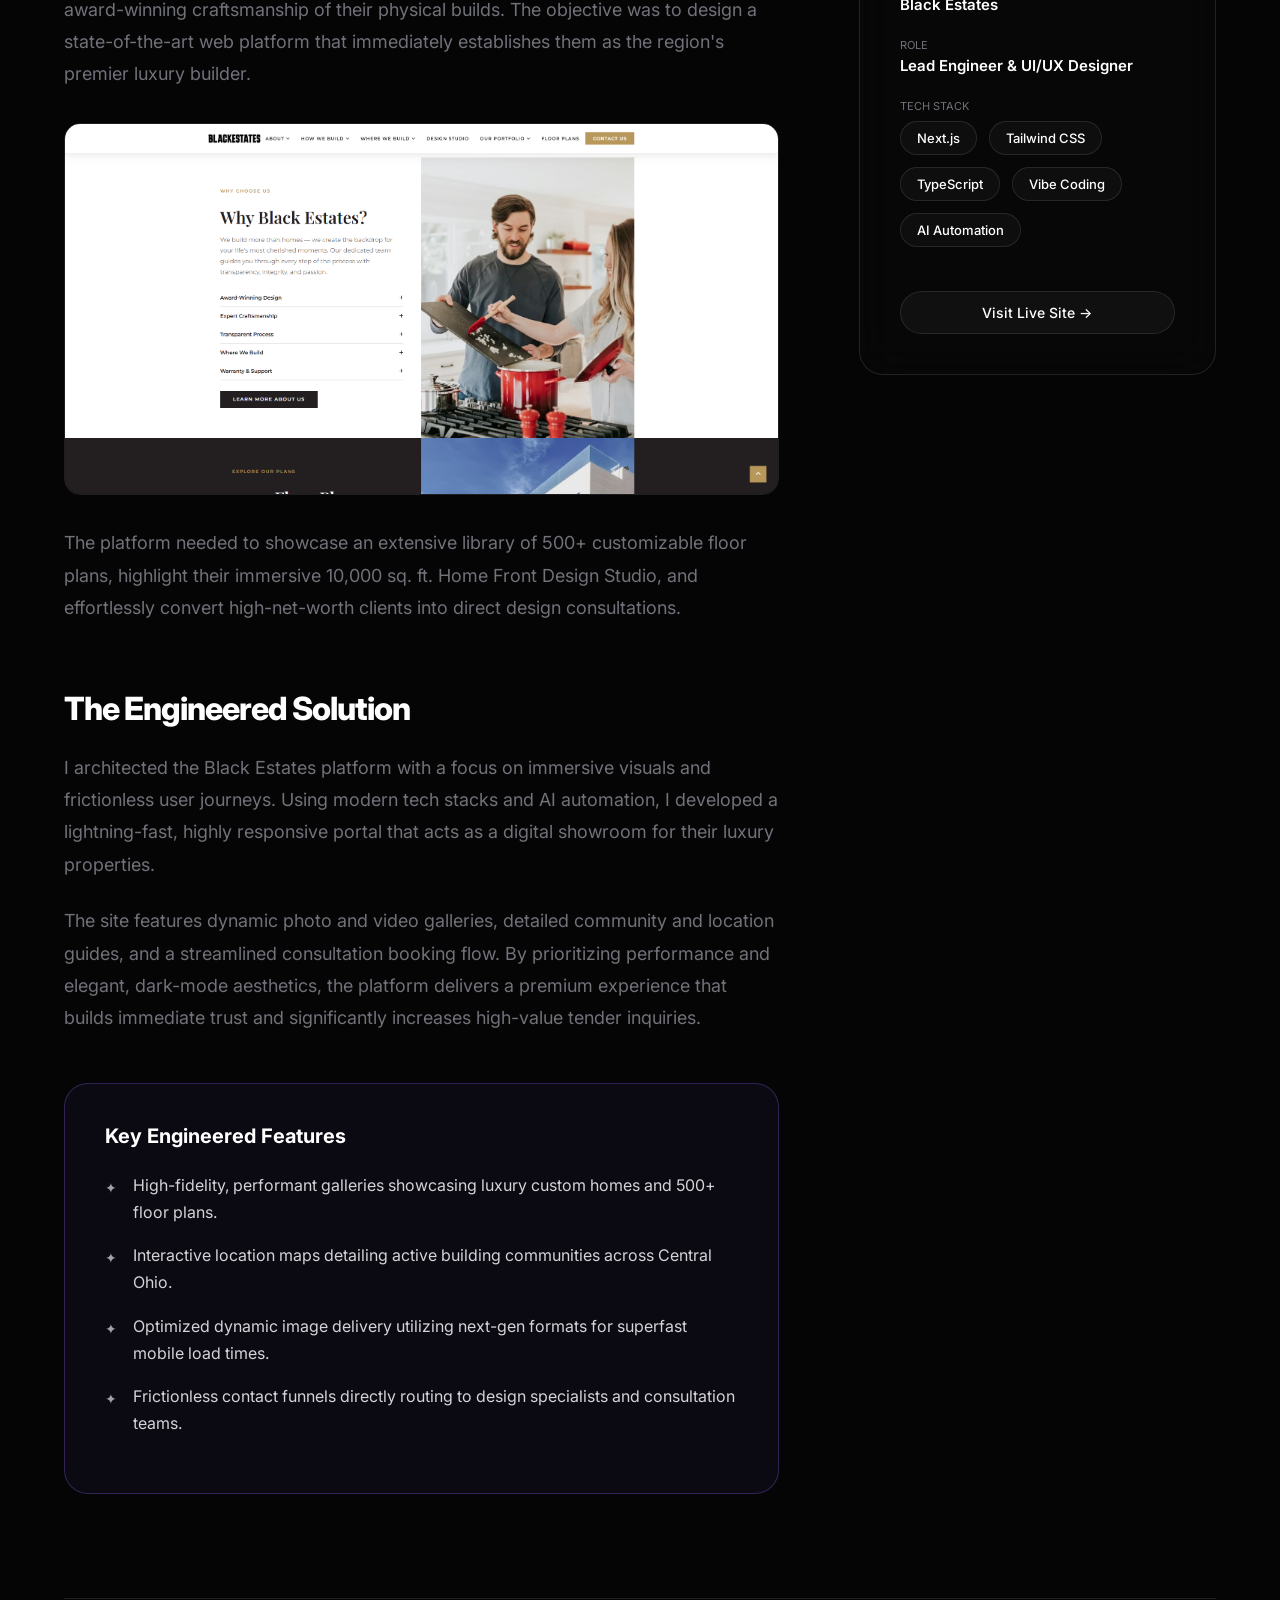
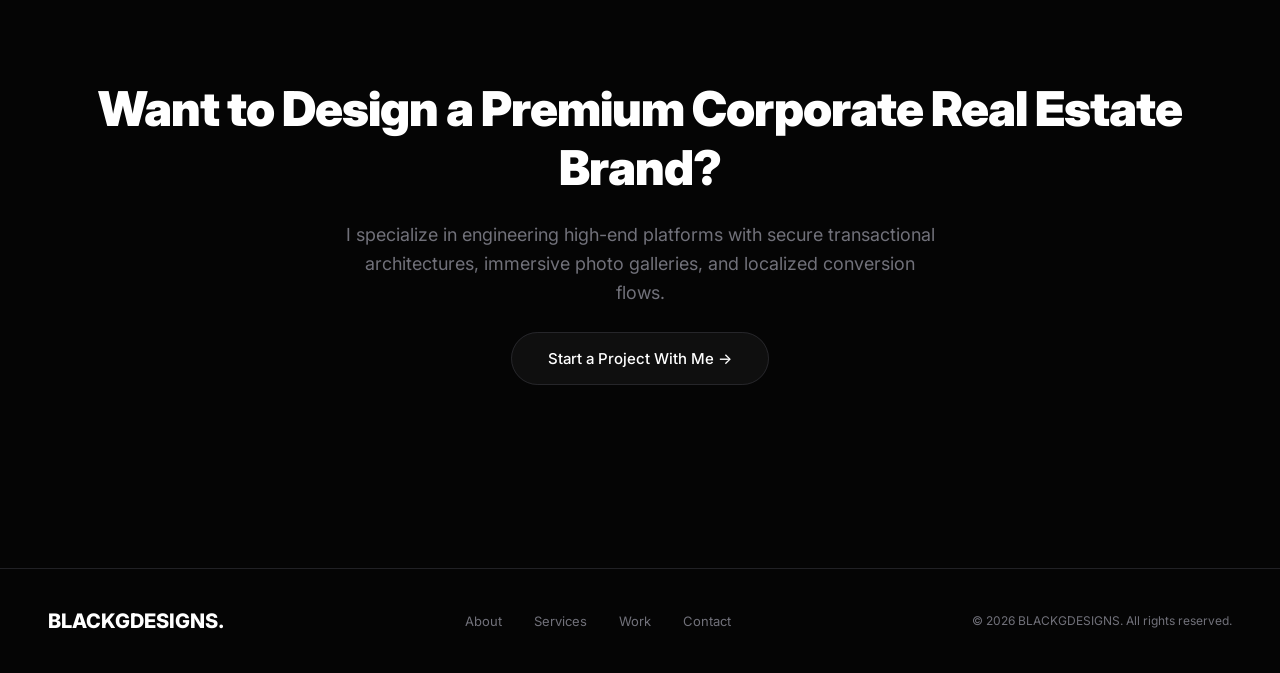
<file: black-estates.html>
<!DOCTYPE html>
<html lang="en">

<head>
  <meta charset="UTF-8" />
  <meta name="viewport" content="width=device-width, initial-scale=1.0" />
  <title>Black Estates Case Study — BLACKGDESIGNS</title>
  <meta name="description"
    content="Case Study: Black Estates — Premium digital experience for an award-winning custom home builder in Central Ohio." />
  <link rel="stylesheet" href="style.css" />
  <link rel="preconnect" href="https://fonts.googleapis.com" />
  <link href="https://fonts.googleapis.com/css2?family=Inter:wght@300;400;500;600;700;800;900&display=swap"
    rel="stylesheet" />
</head>

<body>

  <!-- Custom Cursor -->
  <div class="cursor">
    <div class="cursor-dot"></div>
    <div class="cursor-ring"></div>
  </div>

  <!-- Back Nav Header -->
  <div class="case-header-nav">
    <a href="index.html" class="btn-back">← Back to Portfolio</a>
    <a href="mailto:enwaeze69@gmail.com" target="_blank" rel="noopener" class="nav-cta" style="padding: 8px 20px;">Hire
      Me</a>
  </div>

  <!-- Redesigned Hero Section -->
  <section class="case-hero">
    <div class="hero-bg-glow"></div>
    <div class="hero-grid-overlay"></div>
    <div class="case-hero-content reveal">
      <span class="case-cat-badge">Real Estate · Custom Home Builder</span>
      <h1 class="case-main-title">Black Estates — Engineering a Premium Digital Experience for Luxury Custom Homes</h1>
    </div>
  </section>

  <!-- Floating Cover Image Banner -->
  <div class="case-cover-wrapper reveal reveal-delay-1">
    <div class="case-cover-image" style="background: url('blackestate1.png') no-repeat;"></div>
  </div>

  <div class="case-main-container">

    <!-- Outcomes / Metrics Grid -->
    <div class="case-metrics-grid">
      <div class="case-metric-card reveal">
        <div class="case-metric-num">500+</div>
        <div class="case-metric-lbl">Floor Plans</div>
      </div>
      <div class="case-metric-card reveal reveal-delay-1">
        <div class="case-metric-num">30+</div>
        <div class="case-metric-lbl">Years of Excellence</div>
      </div>
      <div class="case-metric-card reveal reveal-delay-2">
        <div class="case-metric-num">50+</div>
        <div class="case-metric-lbl">Awards Won</div>
      </div>
    </div>

    <!-- Content Split Layout -->
    <div class="case-content-grid">

      <!-- Left Column: Story -->
      <div class="case-column-main">

        <div class="case-body-section reveal">
          <h2>The Challenge</h2>
          <p>For over 30 years, Black Estates has been crafting extraordinary custom homes across Central Ohio. However,
            their digital presence did not match the premium, award-winning craftsmanship of their physical builds. The
            objective was to design a state-of-the-art web platform that immediately establishes them as the region's
            premier luxury builder.</p>
          <div style="margin: 32px 0; border-radius: 16px; overflow: hidden; border: 1px solid rgba(255,255,255,0.1);">
            <img src="blackestate2.png" alt="Black Estates Interface" style="width: 100%; display: block;"
              class="reveal">
          </div>
          <p>The platform needed to showcase an extensive library of 500+ customizable floor plans, highlight their
            immersive 10,000 sq. ft. Home Front Design Studio, and effortlessly convert high-net-worth clients into
            direct design consultations.</p>
        </div>

        <div class="case-body-section reveal">
          <h2>The Engineered Solution</h2>
          <p>I architected the Black Estates platform with a focus on immersive visuals and frictionless user journeys.
            Using modern tech stacks and AI automation, I developed a lightning-fast, highly responsive portal that acts
            as a digital showroom for their luxury properties.</p>
          <p>The site features dynamic photo and video galleries, detailed community and location guides, and a
            streamlined consultation booking flow. By prioritizing performance and elegant, dark-mode aesthetics, the
            platform delivers a premium experience that builds immediate trust and significantly increases high-value
            tender inquiries.</p>

          <div class="case-highlight-box">
            <h3 class="case-highlight-title">Key Engineered Features</h3>
            <ul class="case-list">
              <li>High-fidelity, performant galleries showcasing luxury custom homes and 500+ floor plans.</li>
              <li>Interactive location maps detailing active building communities across Central Ohio.</li>
              <li>Optimized dynamic image delivery utilizing next-gen formats for superfast mobile load times.</li>
              <li>Frictionless contact funnels directly routing to design specialists and consultation teams.</li>
            </ul>
          </div>
        </div>

      </div>

      <!-- Right Column: Sidebar Spec Sheet -->
      <div class="case-column-sidebar">
        <div class="case-sidebar-card reveal">
          <h3 class="case-sidebar-title">Project Details</h3>

          <div style="margin-bottom: 24px;">
            <div style="font-size: 11px; text-transform: uppercase; color: var(--muted); margin-bottom: 4px;">Client
            </div>
            <div style="font-size: 15px; font-weight: 600; color: var(--white);">Black Estates</div>
          </div>

          <div style="margin-bottom: 24px;">
            <div style="font-size: 11px; text-transform: uppercase; color: var(--muted); margin-bottom: 4px;">Role</div>
            <div style="font-size: 15px; font-weight: 600; color: var(--white);">Lead Engineer &amp; UI/UX Designer
            </div>
          </div>

          <div style="margin-bottom: 32px;">
            <div style="font-size: 11px; text-transform: uppercase; color: var(--muted); margin-bottom: 8px;">Tech Stack
            </div>
            <div>
              <span class="case-tech-tag">Next.js</span>
              <span class="case-tech-tag">Tailwind CSS</span>
              <span class="case-tech-tag">TypeScript</span>
              <span class="case-tech-tag">Vibe Coding</span>
              <span class="case-tech-tag">AI Automation</span>
            </div>
          </div>

          <a href="https://blackestates.vercel.app/" target="_blank" rel="noopener" class="nav-cta"
            style="display: block; text-align: center; font-size: 14px; padding: 12px;">Visit Live Site →</a>
        </div>
      </div>

    </div>

    <!-- CTA Footer Section -->
    <div class="case-cta-section reveal">
      <h2 class="case-cta-title">Want to Design a Premium Corporate Real Estate Brand?</h2>
      <p class="case-cta-desc">I specialize in engineering high-end platforms with secure transactional architectures,
        immersive photo galleries, and localized conversion flows.</p>
      <a href="mailto:enwaeze69@gmail.com" target="_blank" rel="noopener" class="nav-cta"
        style="padding: 16px 36px; font-size: 15px;">Start a Project With Me →</a>
    </div>

  </div>

  <!-- Footer -->
  <footer style="margin-top: 80px; border-top: 1px solid var(--border);">
    <div class="footer-logo">BLACKGDESIGNS.</div>
    <div class="footer-links">
      <a href="index.html#about">About</a>
      <a href="index.html#capabilities">Services</a>
      <a href="index.html#works">Work</a>
      <a href="index.html#contact">Contact</a>
    </div>
    <div class="footer-copy">© 2026 BLACKGDESIGNS. All rights reserved.</div>
  </footer>

  <script src="script.js"></script>
</body>

</html>
</file>
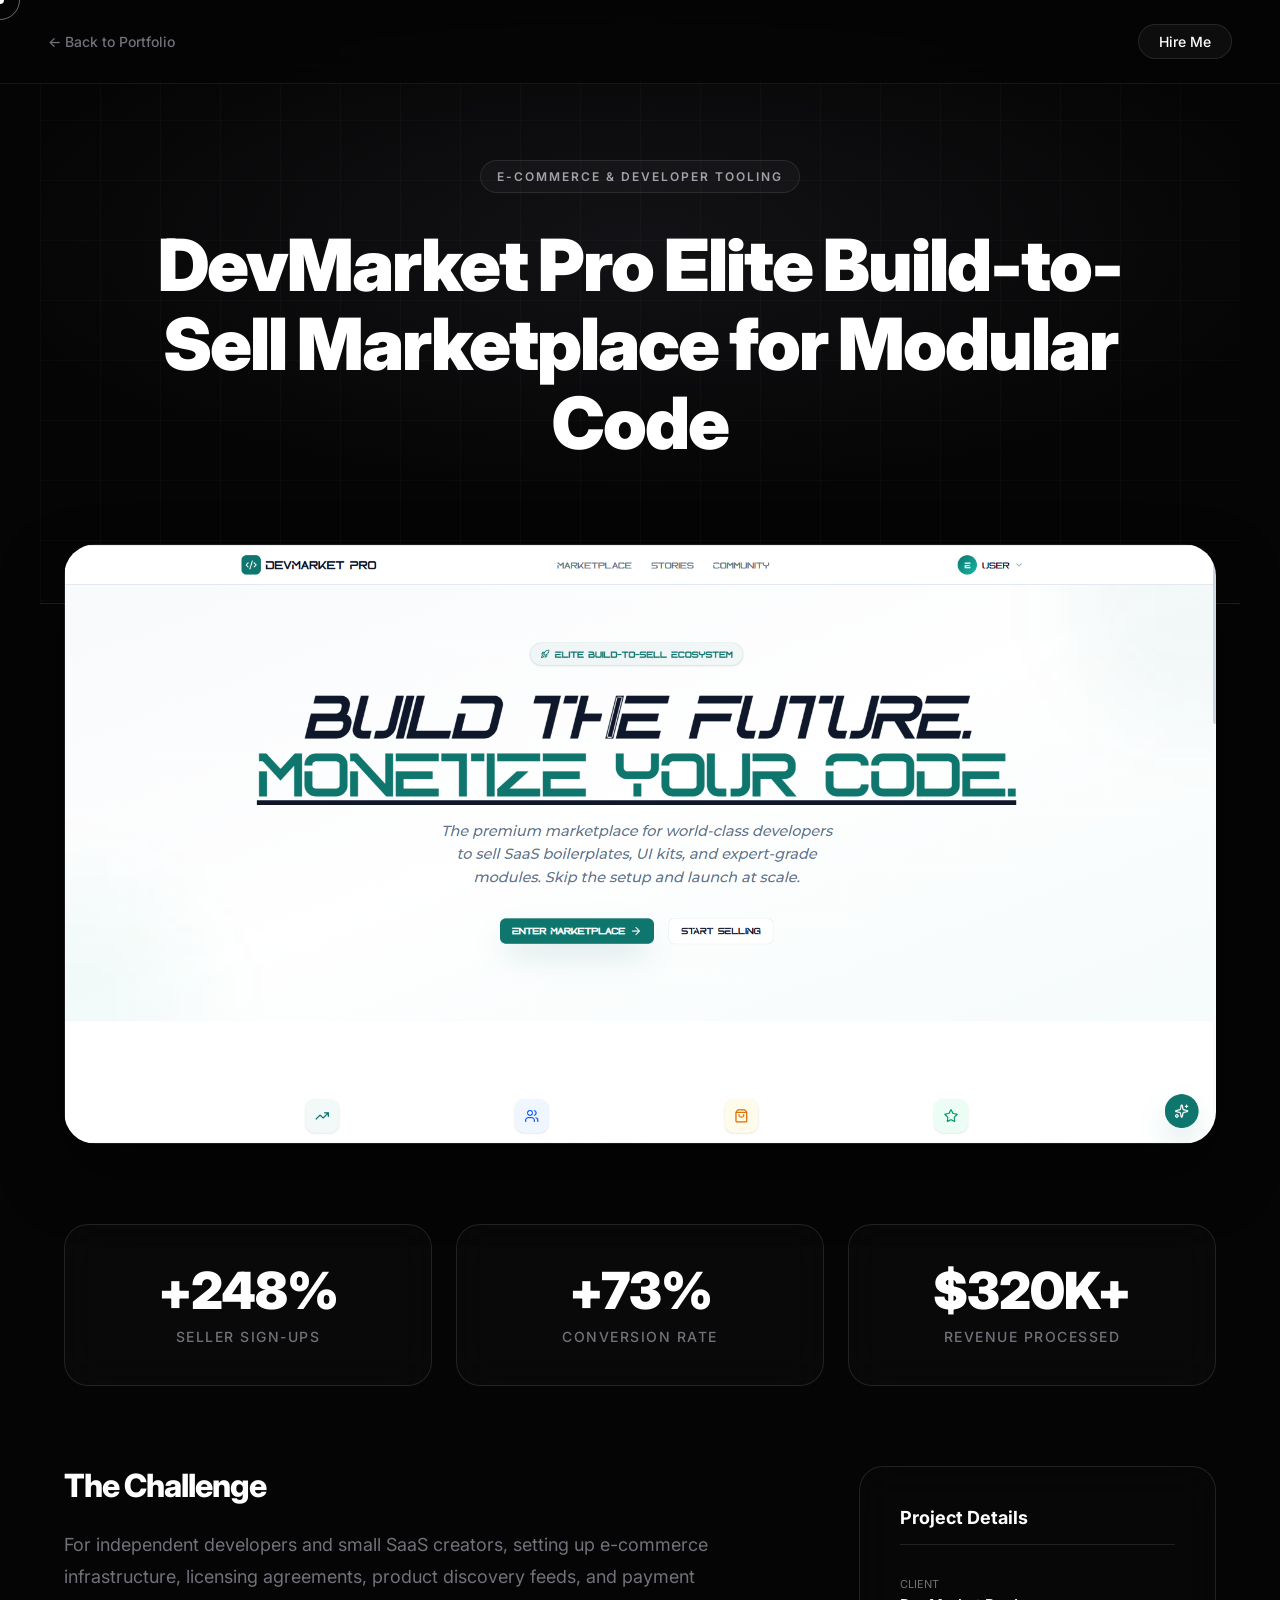
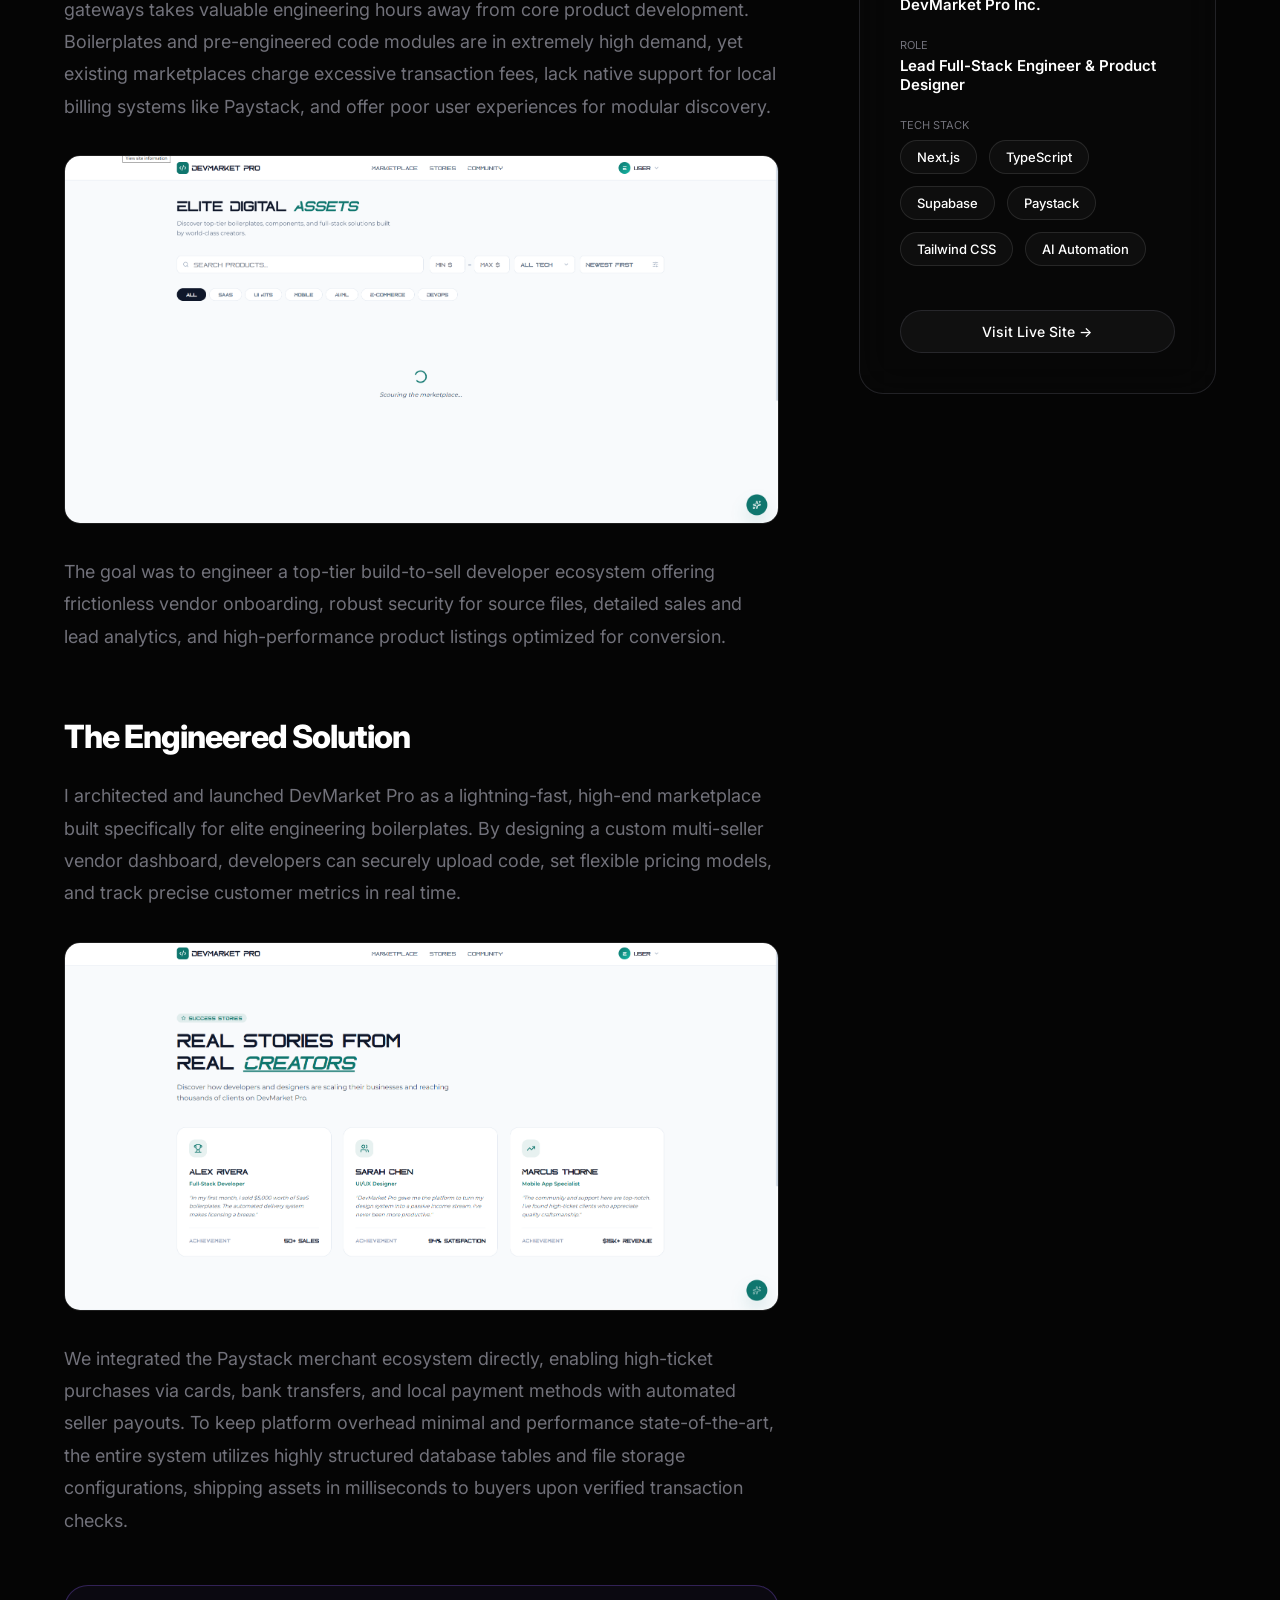
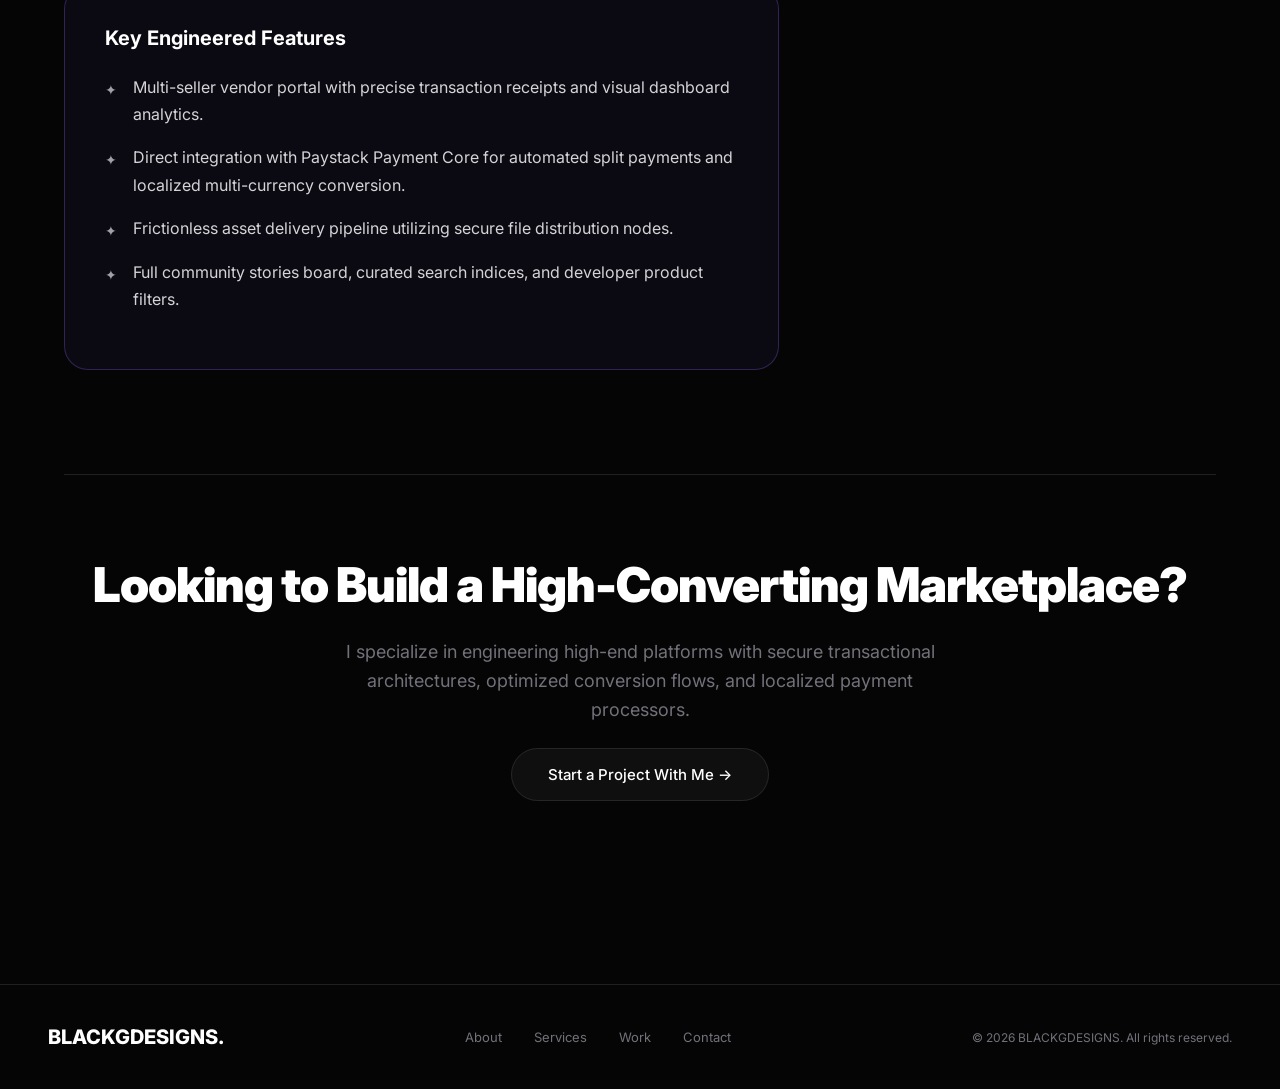
<file: devmarket-pro.html>
<!DOCTYPE html>
<html lang="en">
<head>
<meta charset="UTF-8"/>
<meta name="viewport" content="width=device-width, initial-scale=1.0"/>
<title>DevMarket Pro Case Study — BLACKGDESIGNS</title>
<meta name="description" content="Case Study: DevMarket Pro — Premium marketplace for world-class developers to buy and sell SaaS boilerplates, UI kits, and modules."/>
<link rel="stylesheet" href="style.css"/>
<link rel="preconnect" href="https://fonts.googleapis.com"/>
<link href="https://fonts.googleapis.com/css2?family=Inter:wght@300;400;500;600;700;800;900&display=swap" rel="stylesheet"/>
</head>
<body>

<!-- Custom Cursor -->
<div class="cursor">
  <div class="cursor-dot"></div>
  <div class="cursor-ring"></div>
</div>

<!-- Back Nav Header -->
<div class="case-header-nav">
  <a href="index.html" class="btn-back">← Back to Portfolio</a>
  <a href="mailto:enwaeze69@gmail.com" target="_blank" rel="noopener" class="nav-cta" style="padding: 8px 20px;">Hire Me</a>
</div>

<!-- Redesigned Hero Section -->
<section class="case-hero">
  <div class="hero-bg-glow"></div>
  <div class="hero-grid-overlay"></div>
  <div class="case-hero-content reveal">
    <span class="case-cat-badge">E-Commerce &amp; developer tooling</span>
    <h1 class="case-main-title">DevMarket Pro  Elite Build-to-Sell Marketplace for Modular Code</h1>
  </div>
</section>

<!-- Floating Cover Image Banner -->
<div class="case-cover-wrapper reveal reveal-delay-1">
  <div class="case-cover-image" style="background: url('devmarket_pro.png') no-repeat;"></div>
</div>

<div class="case-main-container">
  
  <!-- Outcomes / Metrics Grid -->
  <div class="case-metrics-grid">
    <div class="case-metric-card reveal">
      <div class="case-metric-num">+248%</div>
      <div class="case-metric-lbl">Seller Sign-ups</div>
    </div>
    <div class="case-metric-card reveal reveal-delay-1">
      <div class="case-metric-num">+73%</div>
      <div class="case-metric-lbl">Conversion Rate</div>
    </div>
    <div class="case-metric-card reveal reveal-delay-2">
      <div class="case-metric-num">$320K+</div>
      <div class="case-metric-lbl">Revenue Processed</div>
    </div>
  </div>

  <!-- Content Split Layout -->
  <div class="case-content-grid">
    
    <!-- Left Column: Story -->
    <div class="case-column-main">
      
      <div class="case-body-section reveal">
        <h2>The Challenge</h2>
        <p>For independent developers and small SaaS creators, setting up e-commerce infrastructure, licensing agreements, product discovery feeds, and payment gateways takes valuable engineering hours away from core product development. Boilerplates and pre-engineered code modules are in extremely high demand, yet existing marketplaces charge excessive transaction fees, lack native support for local billing systems like Paystack, and offer poor user experiences for modular discovery.</p>
        <div style="margin: 32px 0; border-radius: 16px; overflow: hidden; border: 1px solid rgba(255,255,255,0.1);">
          <img src="devmarket_pro 2.png" alt="DevMarket Pro Interface" style="width: 100%; display: block;" class="reveal">
        </div>
        <p>The goal was to engineer a top-tier build-to-sell developer ecosystem offering frictionless vendor onboarding, robust security for source files, detailed sales and lead analytics, and high-performance product listings optimized for conversion.</p>
      </div>

      <div class="case-body-section reveal">
        <h2>The Engineered Solution</h2>
        <p>I architected and launched DevMarket Pro as a lightning-fast, high-end marketplace built specifically for elite engineering boilerplates. By designing a custom multi-seller vendor dashboard, developers can securely upload code, set flexible pricing models, and track precise customer metrics in real time.</p>
        <div style="margin: 32px 0; border-radius: 16px; overflow: hidden; border: 1px solid rgba(255,255,255,0.1);">
          <img src="devmarket_pro3.png" alt="DevMarket Pro Component Library" style="width: 100%; display: block;" class="reveal">
        </div>
        <p>We integrated the Paystack merchant ecosystem directly, enabling high-ticket purchases via cards, bank transfers, and local payment methods with automated seller payouts. To keep platform overhead minimal and performance state-of-the-art, the entire system utilizes highly structured database tables and file storage configurations, shipping assets in milliseconds to buyers upon verified transaction checks.</p>
        
        <div class="case-highlight-box">
          <h3 class="case-highlight-title">Key Engineered Features</h3>
          <ul class="case-list">
            <li>Multi-seller vendor portal with precise transaction receipts and visual dashboard analytics.</li>
            <li>Direct integration with Paystack Payment Core for automated split payments and localized multi-currency conversion.</li>
            <li>Frictionless asset delivery pipeline utilizing secure file distribution nodes.</li>
            <li>Full community stories board, curated search indices, and developer product filters.</li>
          </ul>
        </div>
      </div>

    </div>

    <!-- Right Column: Sidebar Spec Sheet -->
    <div class="case-column-sidebar">
      <div class="case-sidebar-card reveal">
        <h3 class="case-sidebar-title">Project Details</h3>
        
        <div style="margin-bottom: 24px;">
          <div style="font-size: 11px; text-transform: uppercase; color: var(--muted); margin-bottom: 4px;">Client</div>
          <div style="font-size: 15px; font-weight: 600; color: var(--white);">DevMarket Pro Inc.</div>
        </div>

        <div style="margin-bottom: 24px;">
          <div style="font-size: 11px; text-transform: uppercase; color: var(--muted); margin-bottom: 4px;">Role</div>
          <div style="font-size: 15px; font-weight: 600; color: var(--white);">Lead Full-Stack Engineer &amp; Product Designer</div>
        </div>

        <div style="margin-bottom: 32px;">
          <div style="font-size: 11px; text-transform: uppercase; color: var(--muted); margin-bottom: 8px;">Tech Stack</div>
          <div>
            <span class="case-tech-tag">Next.js</span>
            <span class="case-tech-tag">TypeScript</span>
            <span class="case-tech-tag">Supabase</span>
            <span class="case-tech-tag">Paystack</span>
            <span class="case-tech-tag">Tailwind CSS</span>
            <span class="case-tech-tag">AI Automation</span>
          </div>
        </div>

        <a href="https://devmark-pro.vercel.app/" target="_blank" rel="noopener" class="nav-cta" style="display: block; text-align: center; font-size: 14px; padding: 12px;">Visit Live Site →</a>
      </div>
    </div>

  </div>

  <!-- CTA Footer Section -->
  <div class="case-cta-section reveal">
    <h2 class="case-cta-title">Looking to Build a High-Converting Marketplace?</h2>
    <p class="case-cta-desc">I specialize in engineering high-end platforms with secure transactional architectures, optimized conversion flows, and localized payment processors.</p>
    <a href="mailto:enwaeze69@gmail.com" target="_blank" rel="noopener" class="nav-cta" style="padding: 16px 36px; font-size: 15px;">Start a Project With Me →</a>
  </div>

</div>

<!-- Footer -->
<footer style="margin-top: 80px; border-top: 1px solid var(--border);">
  <div class="footer-logo">BLACKGDESIGNS.</div>
  <div class="footer-links">
    <a href="index.html#about">About</a>
    <a href="index.html#capabilities">Services</a>
    <a href="index.html#works">Work</a>
    <a href="index.html#contact">Contact</a>
  </div>
  <div class="footer-copy">© 2026 BLACKGDESIGNS. All rights reserved.</div>
</footer>

<script src="script.js"></script>
</body>
</html>
</file>
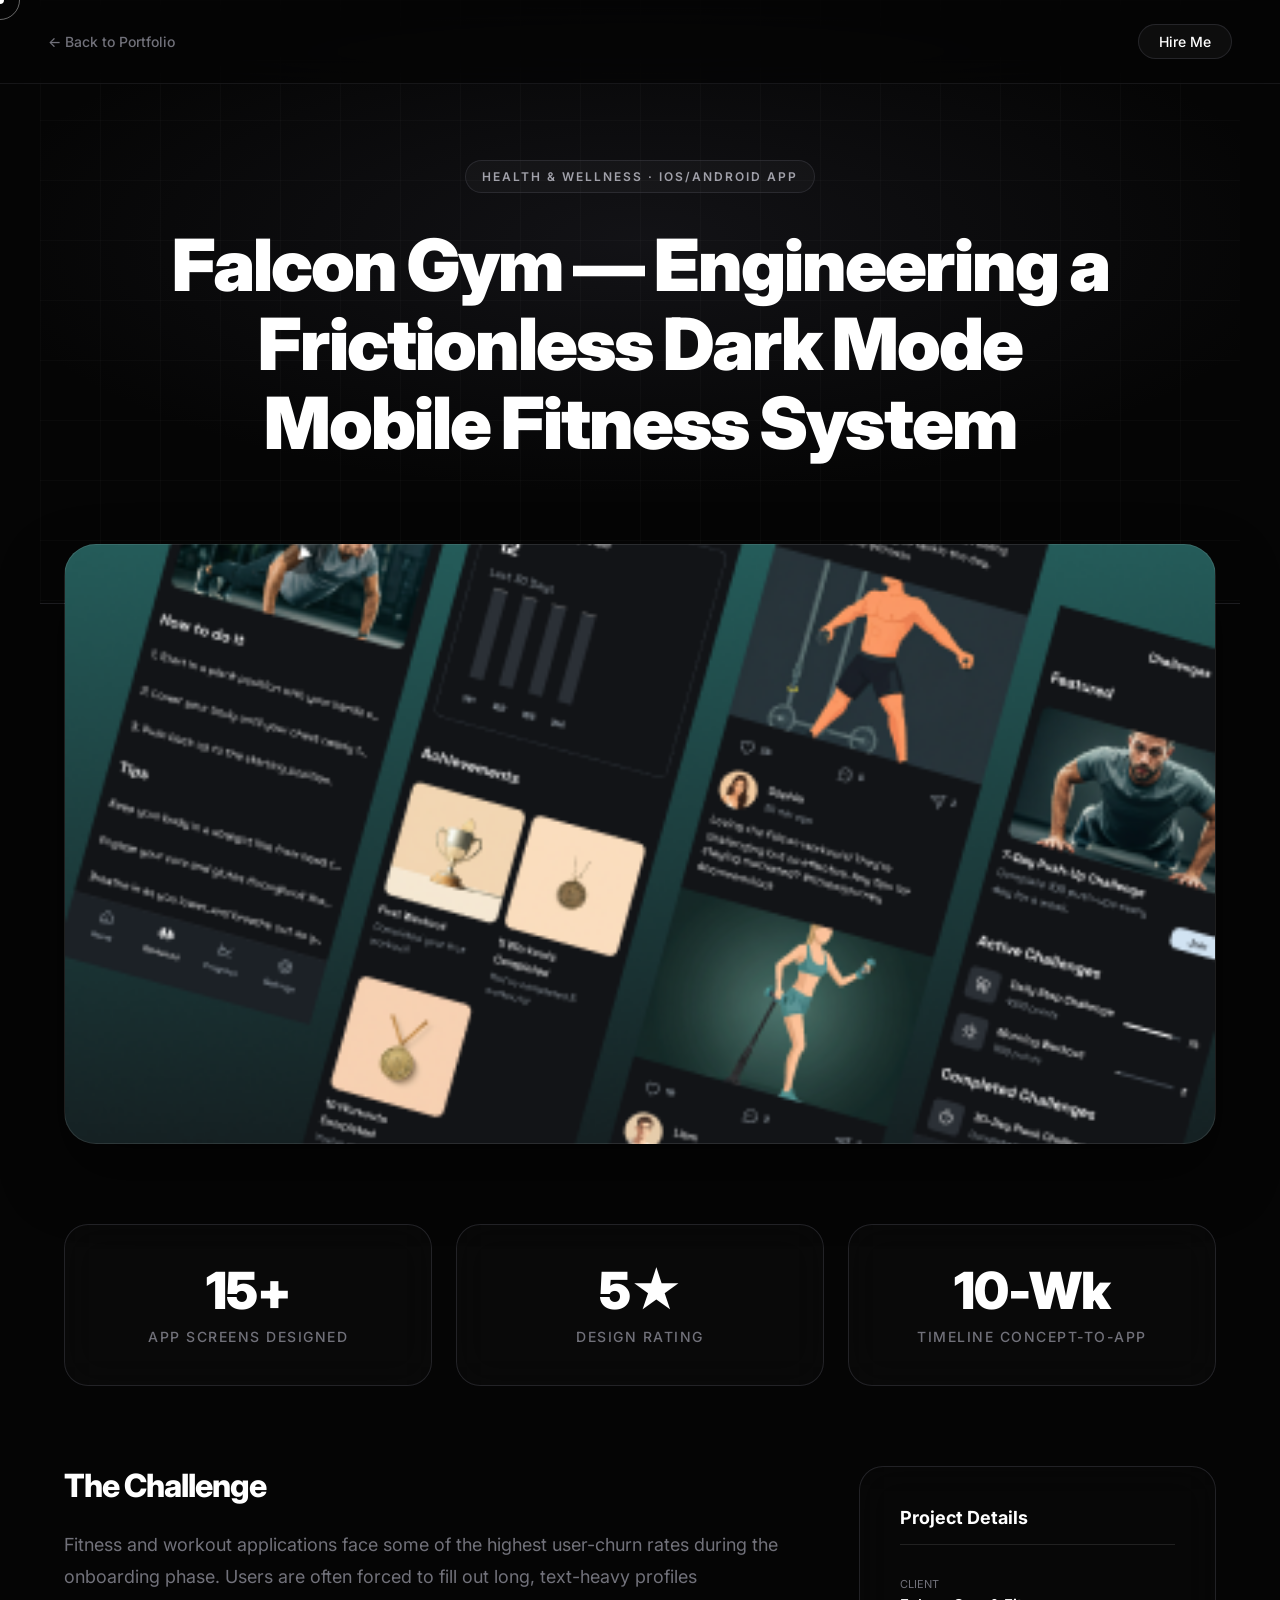
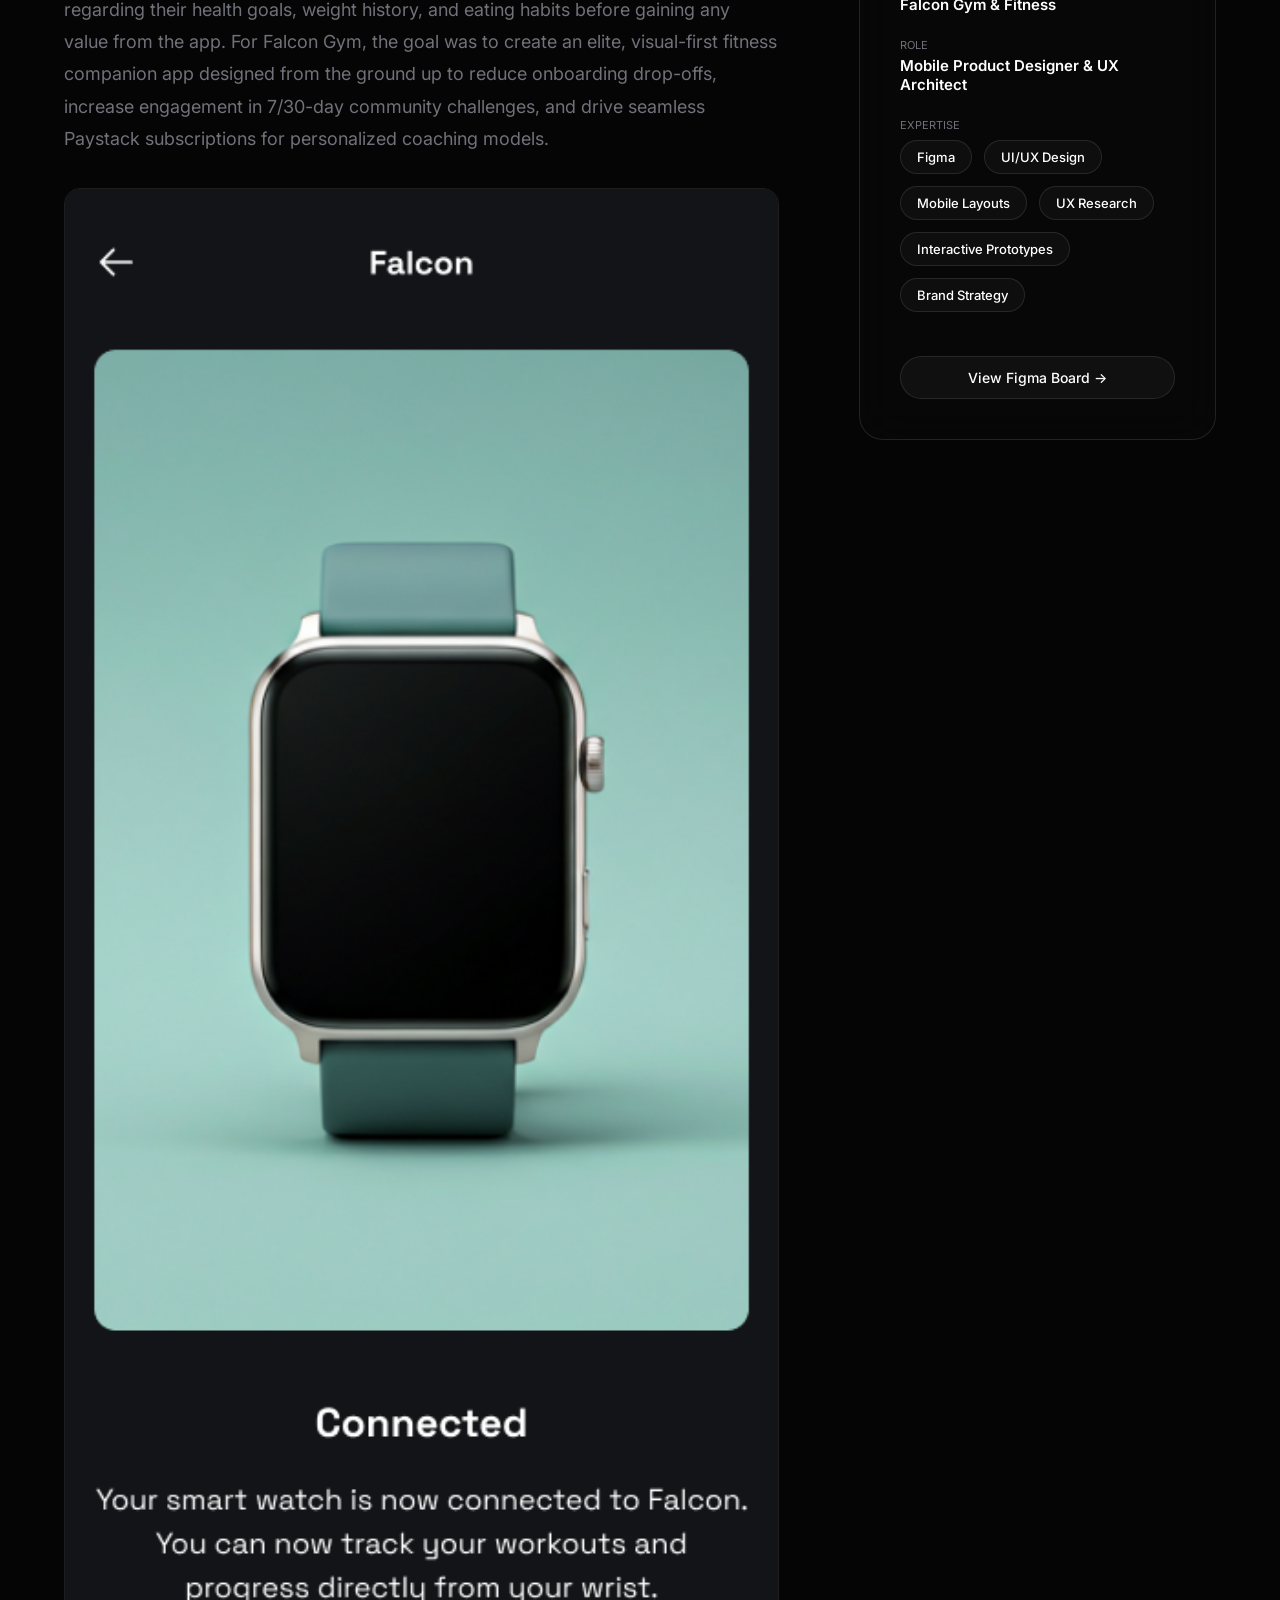
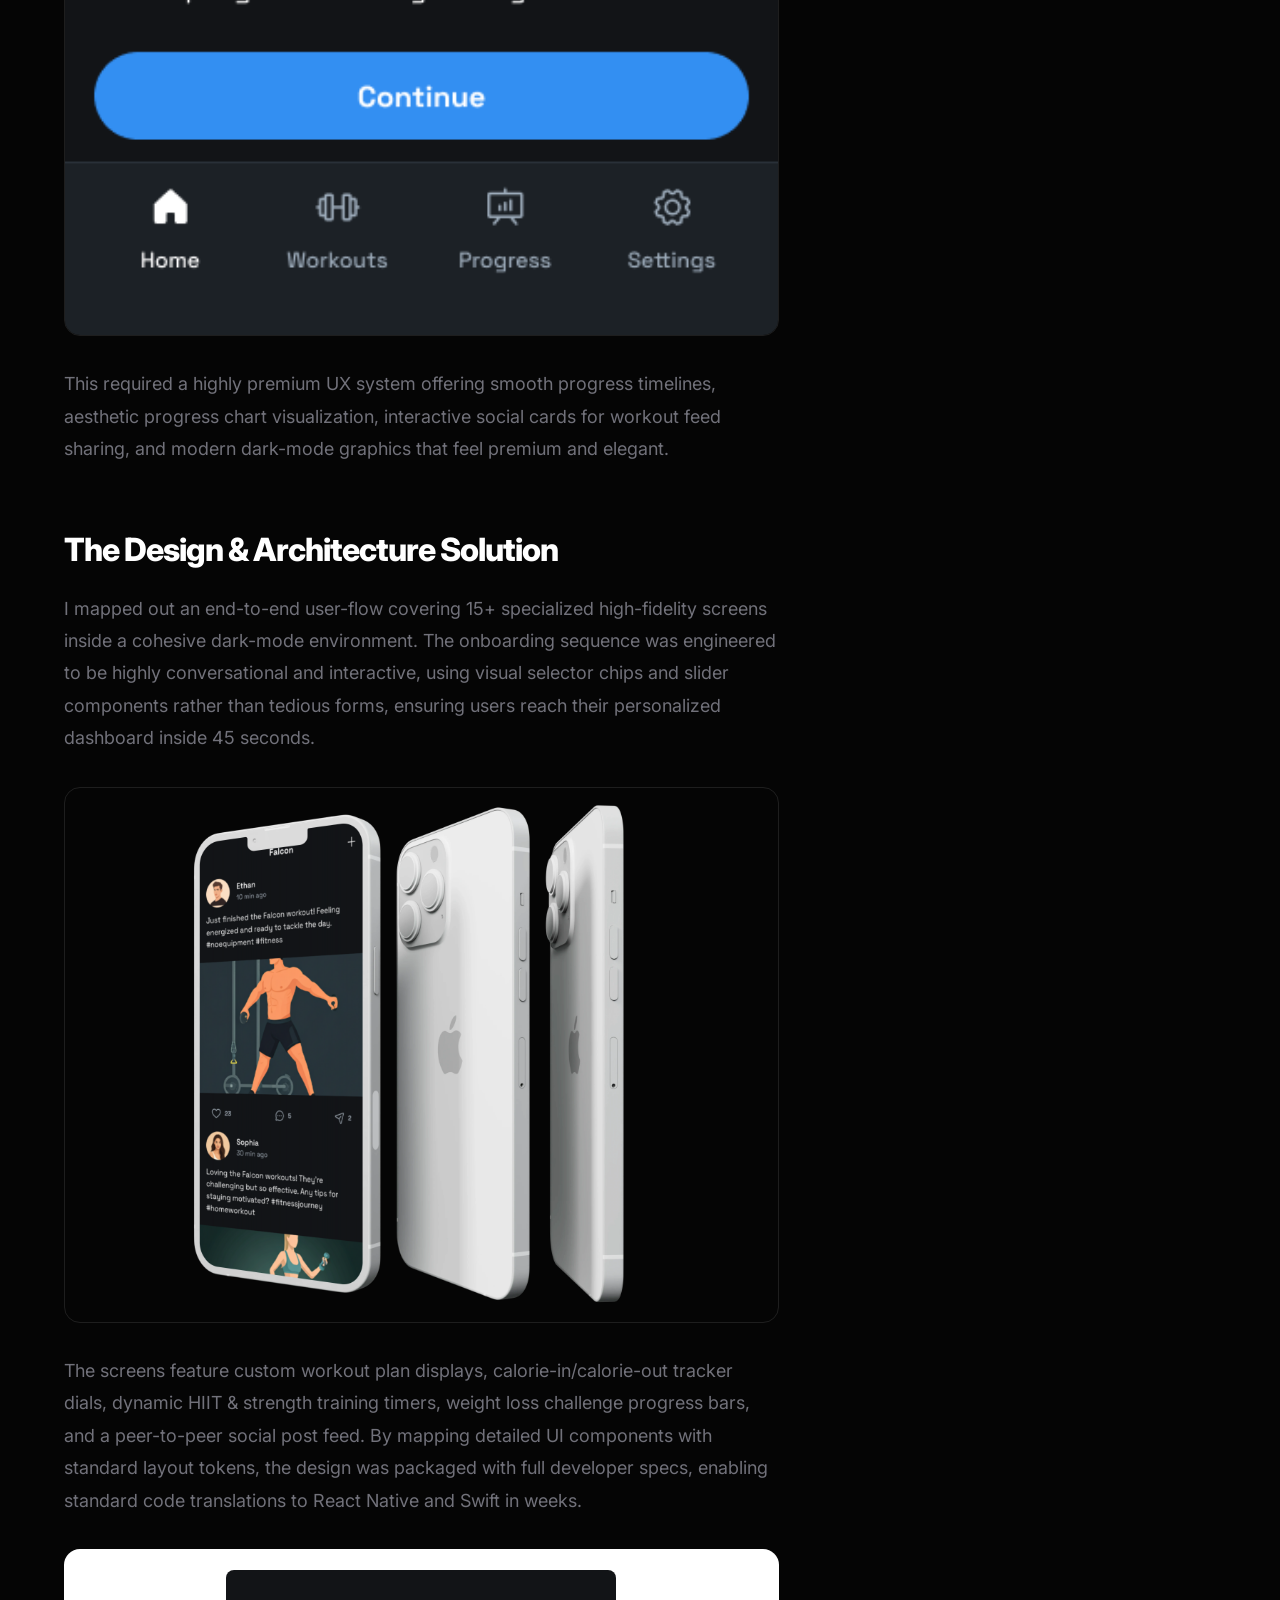
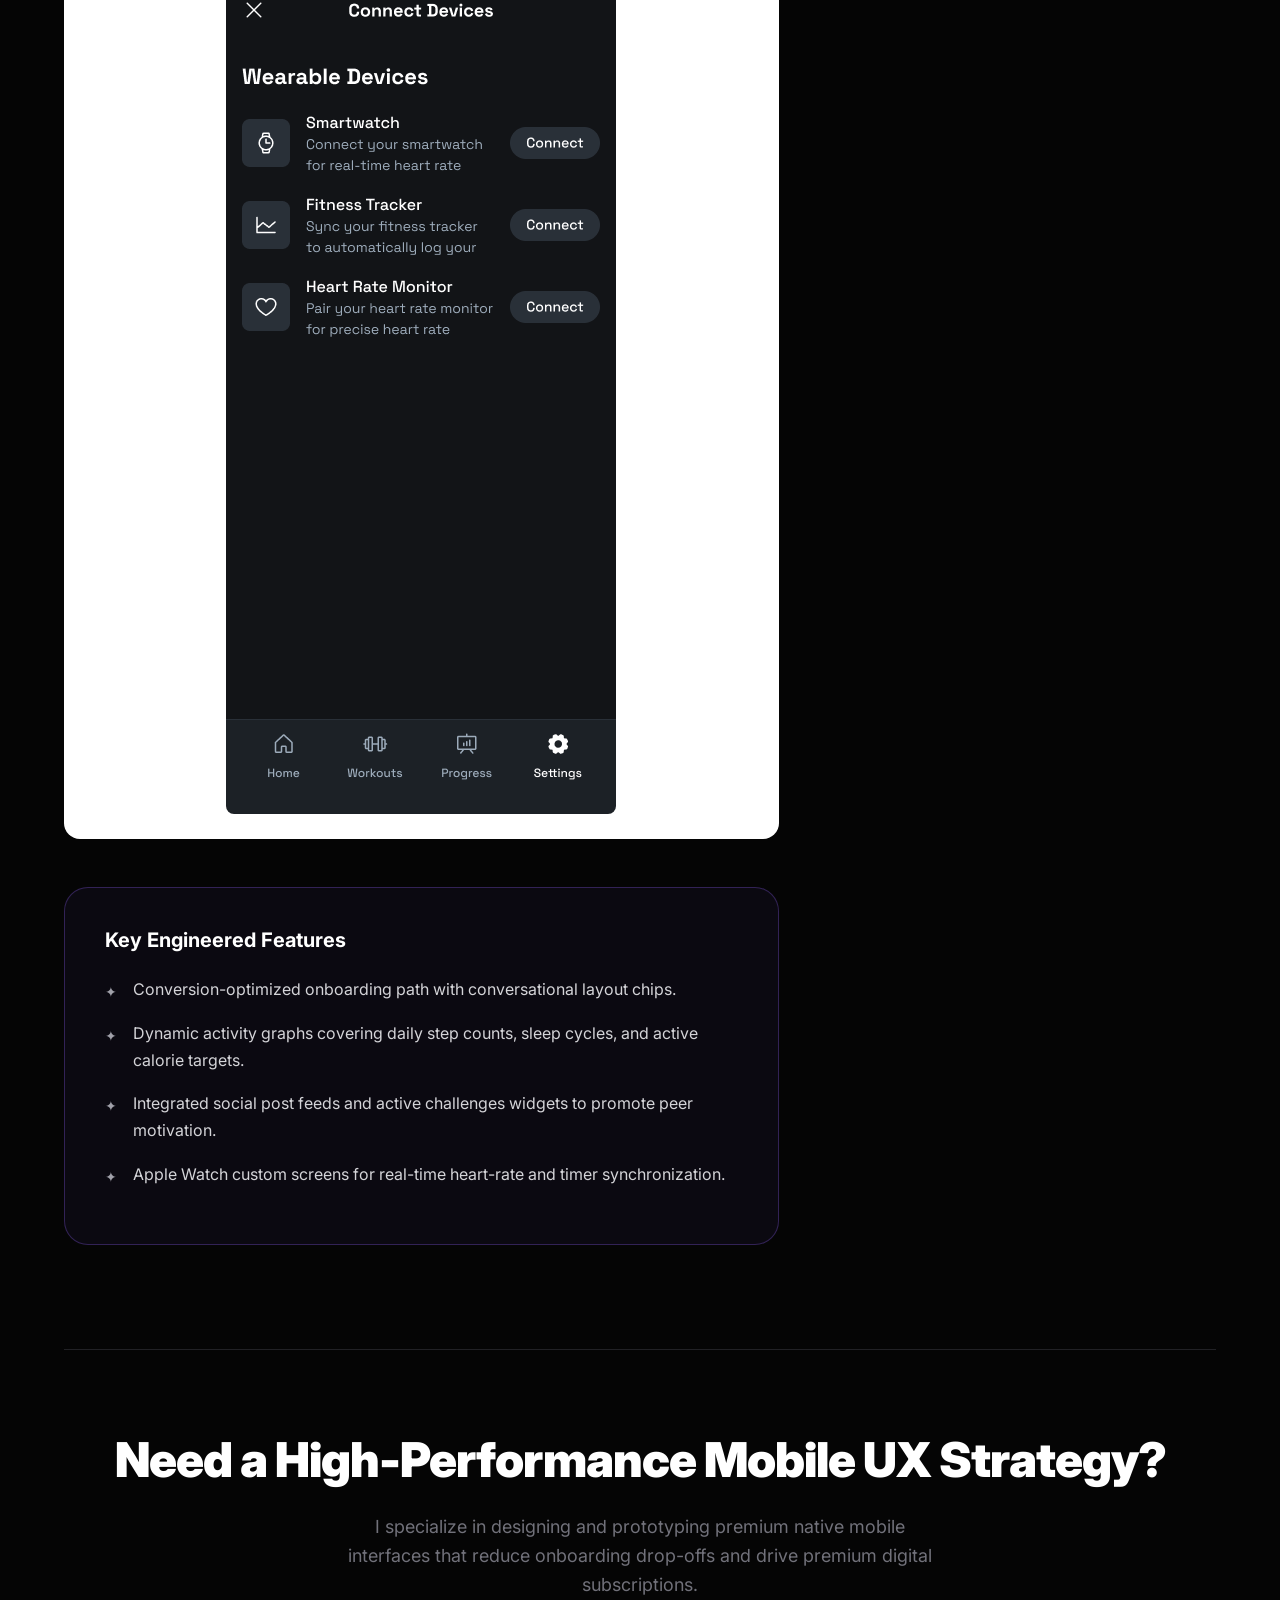
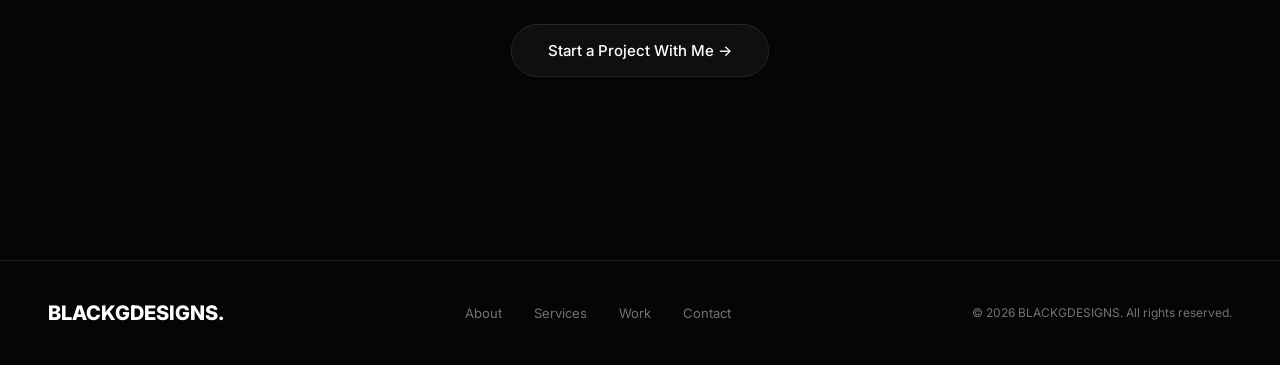
<file: falcon-gym.html>
<!DOCTYPE html>
<html lang="en">
<head>
<meta charset="UTF-8"/>
<meta name="viewport" content="width=device-width, initial-scale=1.0"/>
<title>Falcon Gym App Case Study — BLACKGDESIGNS</title>
<meta name="description" content="Case Study: Falcon Gym — Frictionless dark mode fitness &amp; workout app designed from concept to high-fidelity interactive screens."/>
<link rel="stylesheet" href="style.css"/>
<link rel="preconnect" href="https://fonts.googleapis.com"/>
<link href="https://fonts.googleapis.com/css2?family=Inter:wght@300;400;500;600;700;800;900&display=swap" rel="stylesheet"/>
</head>
<body>

<!-- Custom Cursor -->
<div class="cursor">
  <div class="cursor-dot"></div>
  <div class="cursor-ring"></div>
</div>

<!-- Back Nav Header -->
<div class="case-header-nav">
  <a href="index.html" class="btn-back">← Back to Portfolio</a>
  <a href="mailto:enwaeze69@gmail.com" target="_blank" rel="noopener" class="nav-cta" style="padding: 8px 20px;">Hire Me</a>
</div>

<!-- Redesigned Hero Section -->
<section class="case-hero">
  <div class="hero-bg-glow"></div>
  <div class="hero-grid-overlay"></div>
  <div class="case-hero-content reveal">
    <span class="case-cat-badge">Health &amp; Wellness · iOS/Android App</span>
    <h1 class="case-main-title">Falcon Gym — Engineering a Frictionless Dark Mode Mobile Fitness System</h1>
  </div>
</section>

<!-- Floating Cover Image Banner -->
<div class="case-cover-wrapper reveal reveal-delay-1">
  <div class="case-cover-image" style="background: url('falcon.png') no-repeat;"></div>
</div>

<div class="case-main-container">
  
  <!-- Outcomes / Metrics Grid -->
  <div class="case-metrics-grid">
    <div class="case-metric-card reveal">
      <div class="case-metric-num">15+</div>
      <div class="case-metric-lbl">App Screens Designed</div>
    </div>
    <div class="case-metric-card reveal reveal-delay-1">
      <div class="case-metric-num">5★</div>
      <div class="case-metric-lbl">Design Rating</div>
    </div>
    <div class="case-metric-card reveal reveal-delay-2">
      <div class="case-metric-num">10-Wk</div>
      <div class="case-metric-lbl">Timeline Concept-to-App</div>
    </div>
  </div>

  <!-- Content Split Layout -->
  <div class="case-content-grid">
    
    <!-- Left Column: Story -->
    <div class="case-column-main">
      
      <div class="case-body-section reveal">
        <h2>The Challenge</h2>
        <p>Fitness and workout applications face some of the highest user-churn rates during the onboarding phase. Users are often forced to fill out long, text-heavy profiles regarding their health goals, weight history, and eating habits before gaining any value from the app. For Falcon Gym, the goal was to create an elite, visual-first fitness companion app designed from the ground up to reduce onboarding drop-offs, increase engagement in 7/30-day community challenges, and drive seamless Paystack subscriptions for personalized coaching models.</p>
        <div style="margin: 32px 0; border-radius: 16px; overflow: hidden; border: 1px solid rgba(255,255,255,0.1);">
          <img src="falcon 2.png" alt="Falcon Gym App Interface" style="width: 100%; display: block;" class="reveal">
        </div>
        <p>This required a highly premium UX system offering smooth progress timelines, aesthetic progress chart visualization, interactive social cards for workout feed sharing, and modern dark-mode graphics that feel premium and elegant.</p>
      </div>

      <div class="case-body-section reveal">
        <h2>The Design &amp; Architecture Solution</h2>
        <p>I mapped out an end-to-end user-flow covering 15+ specialized high-fidelity screens inside a cohesive dark-mode environment. The onboarding sequence was engineered to be highly conversational and interactive, using visual selector chips and slider components rather than tedious forms, ensuring users reach their personalized dashboard inside 45 seconds.</p>
        <div style="margin: 32px 0; border-radius: 16px; overflow: hidden; border: 1px solid rgba(255,255,255,0.1);">
          <img src="falcon 3.png" alt="Falcon Gym App Screens" style="width: 100%; display: block;" class="reveal">
        </div>
        <p>The screens feature custom workout plan displays, calorie-in/calorie-out tracker dials, dynamic HIIT &amp; strength training timers, weight loss challenge progress bars, and a peer-to-peer social post feed. By mapping detailed UI components with standard layout tokens, the design was packaged with full developer specs, enabling standard code translations to React Native and Swift in weeks.</p>
        <div style="margin: 32px 0; border-radius: 16px; overflow: hidden; border: 1px solid rgba(255,255,255,0.1); background: #fff; padding: 20px; text-align: center;">
          <img src="smart device.png" alt="Falcon Gym Smart Device Integration" style="max-width: 100%; height: auto; border-radius: 8px;" class="reveal">
        </div>
        
        <div class="case-highlight-box">
          <h3 class="case-highlight-title">Key Engineered Features</h3>
          <ul class="case-list">
            <li>Conversion-optimized onboarding path with conversational layout chips.</li>
            <li>Dynamic activity graphs covering daily step counts, sleep cycles, and active calorie targets.</li>
            <li>Integrated social post feeds and active challenges widgets to promote peer motivation.</li>
            <li>Apple Watch custom screens for real-time heart-rate and timer synchronization.</li>
          </ul>
        </div>
      </div>

    </div>

    <!-- Right Column: Sidebar Spec Sheet -->
    <div class="case-column-sidebar">
      <div class="case-sidebar-card reveal">
        <h3 class="case-sidebar-title">Project Details</h3>
        
        <div style="margin-bottom: 24px;">
          <div style="font-size: 11px; text-transform: uppercase; color: var(--muted); margin-bottom: 4px;">Client</div>
          <div style="font-size: 15px; font-weight: 600; color: var(--white);">Falcon Gym &amp; Fitness</div>
        </div>

        <div style="margin-bottom: 24px;">
          <div style="font-size: 11px; text-transform: uppercase; color: var(--muted); margin-bottom: 4px;">Role</div>
          <div style="font-size: 15px; font-weight: 600; color: var(--white);">Mobile Product Designer &amp; UX Architect</div>
        </div>

        <div style="margin-bottom: 32px;">
          <div style="font-size: 11px; text-transform: uppercase; color: var(--muted); margin-bottom: 8px;">Expertise</div>
          <div>
            <span class="case-tech-tag">Figma</span>
            <span class="case-tech-tag">UI/UX Design</span>
            <span class="case-tech-tag">Mobile Layouts</span>
            <span class="case-tech-tag">UX Research</span>
            <span class="case-tech-tag">Interactive Prototypes</span>
            <span class="case-tech-tag">Brand Strategy</span>
          </div>
        </div>

        <a href="https://www.figma.com/design/fTnF3vWZWvslu1zwaI9bsn/Falcon-gym" target="_blank" rel="noopener" class="nav-cta" style="display: block; text-align: center; font-size: 14px; padding: 12px;">View Figma Board →</a>
      </div>
    </div>

  </div>

  <!-- CTA Footer Section -->
  <div class="case-cta-section reveal">
    <h2 class="case-cta-title">Need a High-Performance Mobile UX Strategy?</h2>
    <p class="case-cta-desc">I specialize in designing and prototyping premium native mobile interfaces that reduce onboarding drop-offs and drive premium digital subscriptions.</p>
    <a href="mailto:enwaeze69@gmail.com" target="_blank" rel="noopener" class="nav-cta" style="padding: 16px 36px; font-size: 15px;">Start a Project With Me →</a>
  </div>

</div>

<!-- Footer -->
<footer style="margin-top: 80px; border-top: 1px solid var(--border);">
  <div class="footer-logo">BLACKGDESIGNS.</div>
  <div class="footer-links">
    <a href="index.html#about">About</a>
    <a href="index.html#capabilities">Services</a>
    <a href="index.html#works">Work</a>
    <a href="index.html#contact">Contact</a>
  </div>
  <div class="footer-copy">© 2026 BLACKGDESIGNS. All rights reserved.</div>
</footer>

<script src="script.js"></script>
</body>
</html>
</file>
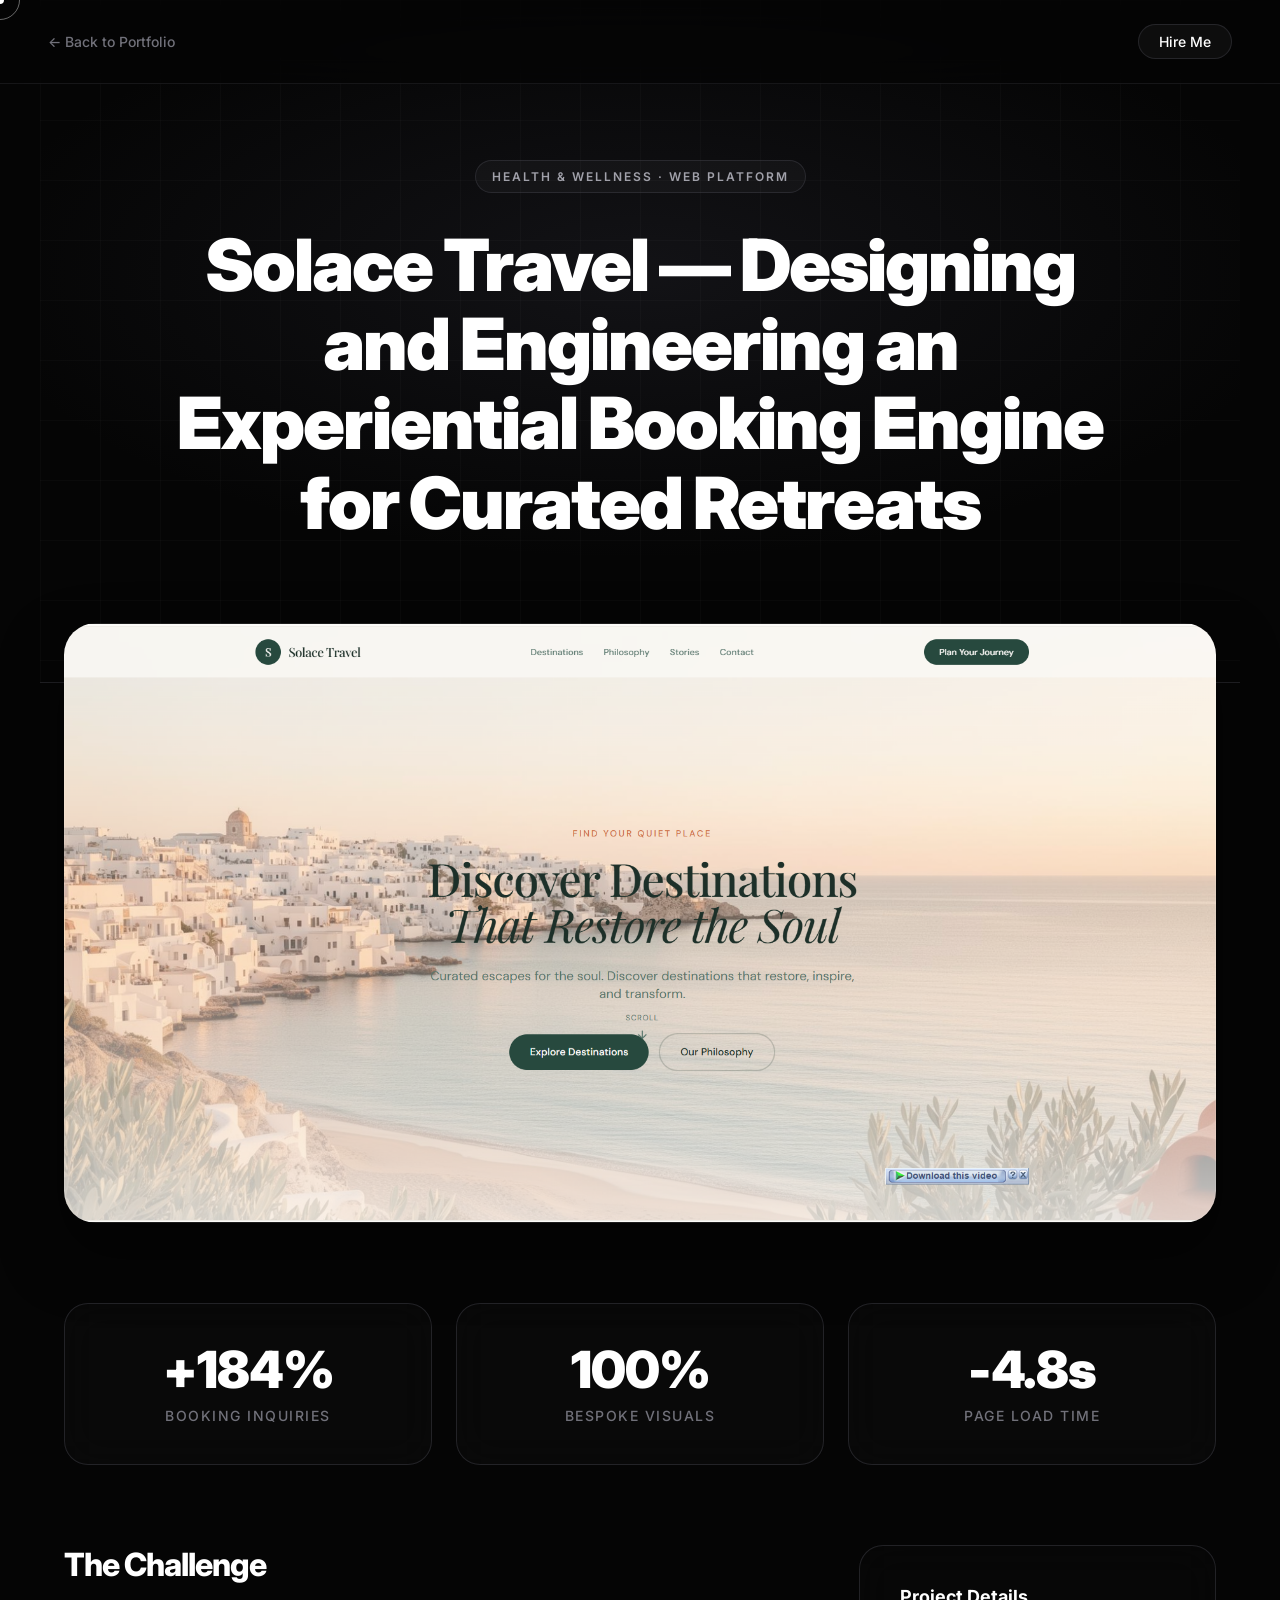
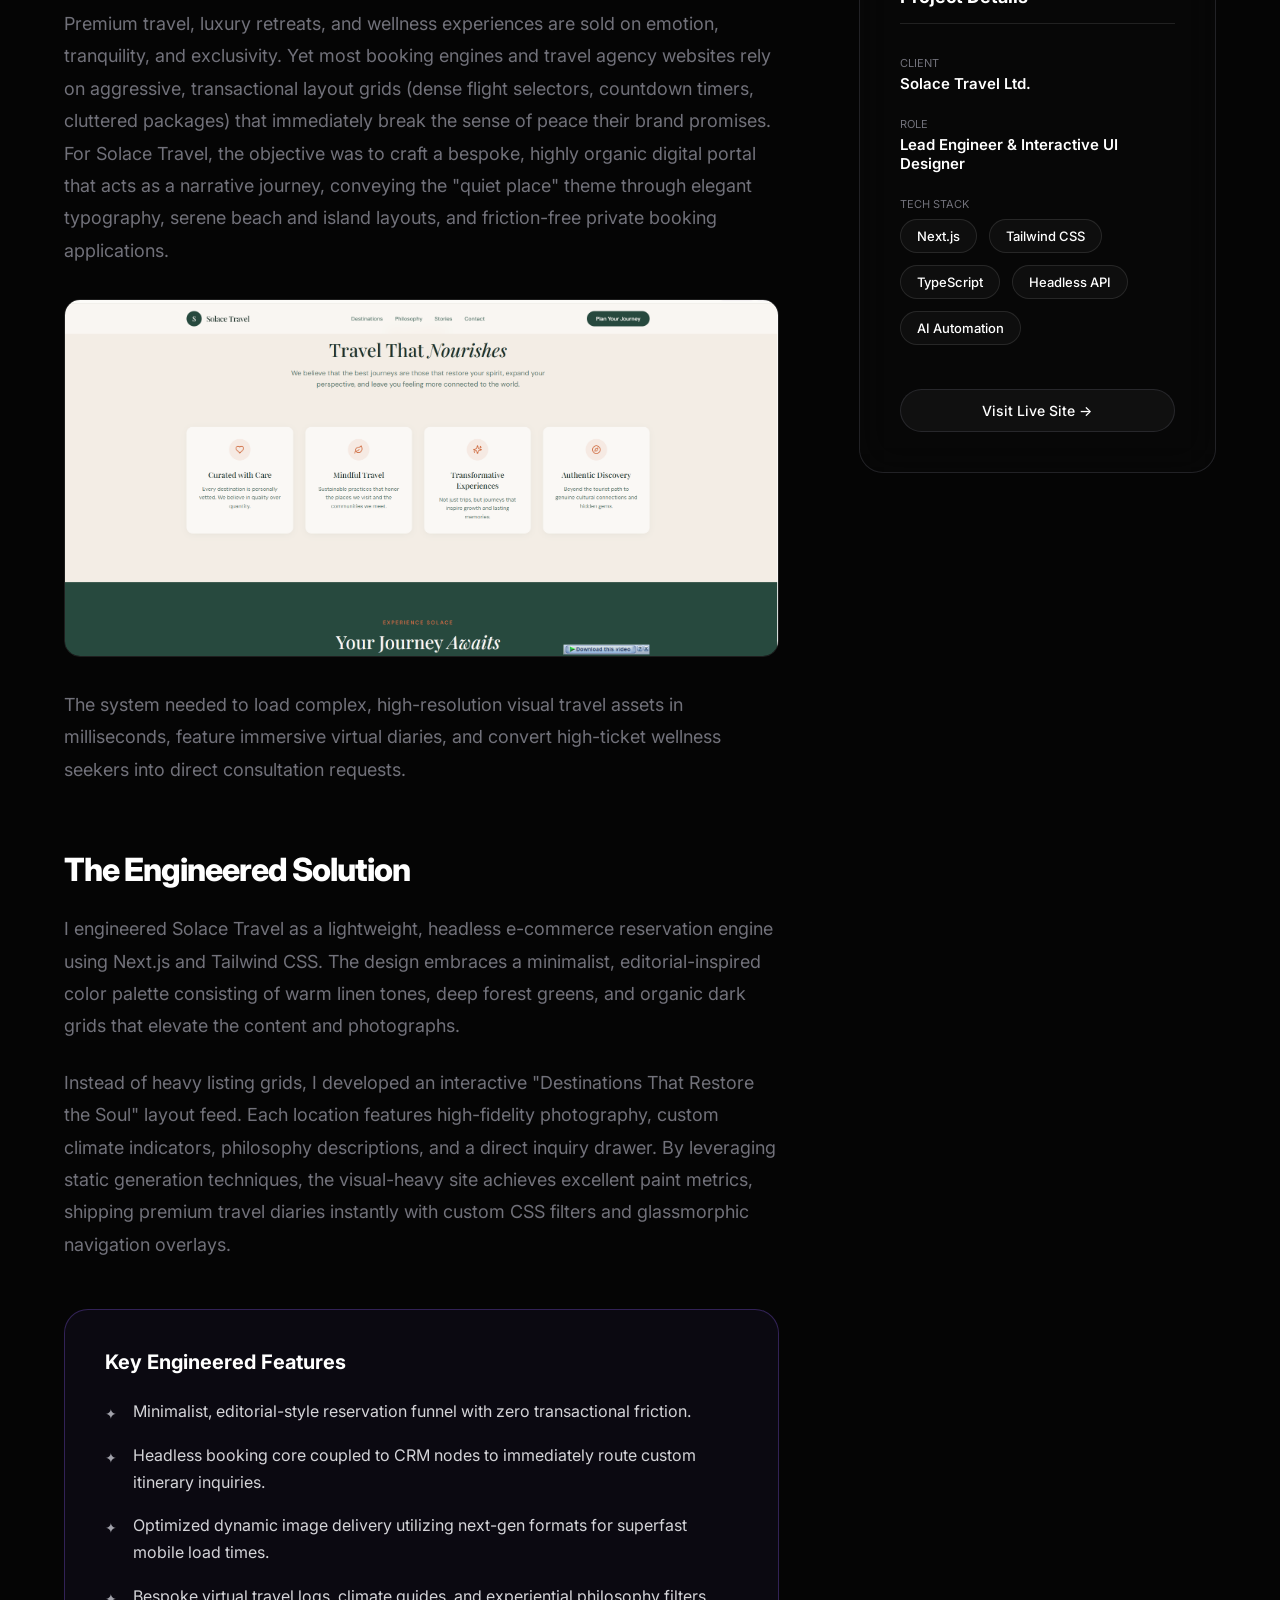
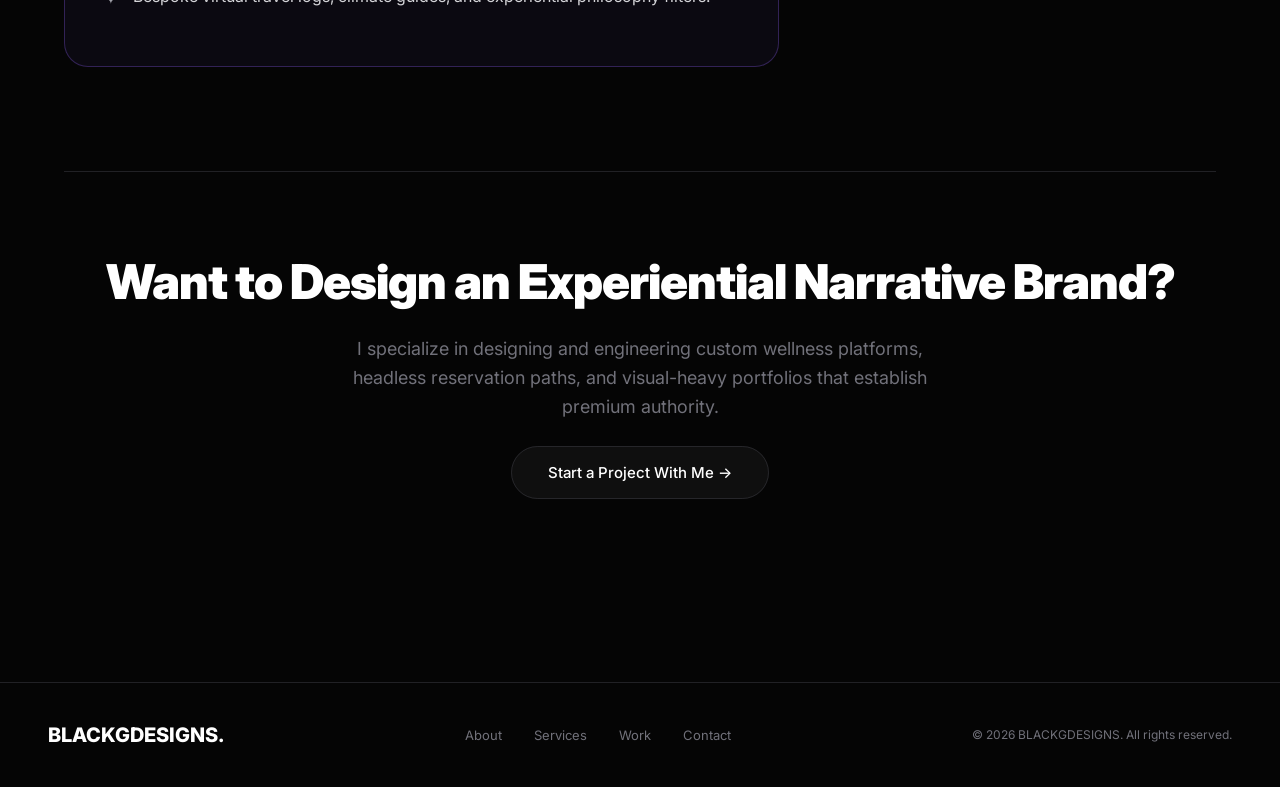
<file: solace-travel.html>
<!DOCTYPE html>
<html lang="en">
<head>
<meta charset="UTF-8"/>
<meta name="viewport" content="width=device-width, initial-scale=1.0"/>
<title>Solace Travel Case Study — BLACKGDESIGNS</title>
<meta name="description" content="Case Study: Solace Travel — Bespoke digital booking platform for curated wellness retreats and experiential travel."/>
<link rel="stylesheet" href="style.css"/>
<link rel="preconnect" href="https://fonts.googleapis.com"/>
<link href="https://fonts.googleapis.com/css2?family=Inter:wght@300;400;500;600;700;800;900&display=swap" rel="stylesheet"/>
</head>
<body>

<!-- Custom Cursor -->
<div class="cursor">
  <div class="cursor-dot"></div>
  <div class="cursor-ring"></div>
</div>

<!-- Back Nav Header -->
<div class="case-header-nav">
  <a href="index.html" class="btn-back">← Back to Portfolio</a>
  <a href="mailto:enwaeze69@gmail.com" target="_blank" rel="noopener" class="nav-cta" style="padding: 8px 20px;">Hire Me</a>
</div>

<!-- Redesigned Hero Section -->
<section class="case-hero">
  <div class="hero-bg-glow"></div>
  <div class="hero-grid-overlay"></div>
  <div class="case-hero-content reveal">
    <span class="case-cat-badge">Health &amp; Wellness · Web Platform</span>
    <h1 class="case-main-title">Solace Travel — Designing and Engineering an Experiential Booking Engine for Curated Retreats</h1>
  </div>
</section>

<!-- Floating Cover Image Banner -->
<div class="case-cover-wrapper reveal reveal-delay-1">
  <div class="case-cover-image" style="background: url('solace travel.png') no-repeat;"></div>
</div>

<div class="case-main-container">
  
  <!-- Outcomes / Metrics Grid -->
  <div class="case-metrics-grid">
    <div class="case-metric-card reveal">
      <div class="case-metric-num">+184%</div>
      <div class="case-metric-lbl">Booking Inquiries</div>
    </div>
    <div class="case-metric-card reveal reveal-delay-1">
      <div class="case-metric-num">100%</div>
      <div class="case-metric-lbl">Bespoke Visuals</div>
    </div>
    <div class="case-metric-card reveal reveal-delay-2">
      <div class="case-metric-num">-4.8s</div>
      <div class="case-metric-lbl">Page Load Time</div>
    </div>
  </div>

  <!-- Content Split Layout -->
  <div class="case-content-grid">
    
    <!-- Left Column: Story -->
    <div class="case-column-main">
      
      <div class="case-body-section reveal">
        <h2>The Challenge</h2>
        <p>Premium travel, luxury retreats, and wellness experiences are sold on emotion, tranquility, and exclusivity. Yet most booking engines and travel agency websites rely on aggressive, transactional layout grids (dense flight selectors, countdown timers, cluttered packages) that immediately break the sense of peace their brand promises. For Solace Travel, the objective was to craft a bespoke, highly organic digital portal that acts as a narrative journey, conveying the "quiet place" theme through elegant typography, serene beach and island layouts, and friction-free private booking applications.</p>
        <div style="margin: 32px 0; border-radius: 16px; overflow: hidden; border: 1px solid rgba(255,255,255,0.1);">
          <img src="solace travel 2.png" alt="Solace Travel Interface" style="width: 100%; display: block;" class="reveal">
        </div>
        <p>The system needed to load complex, high-resolution visual travel assets in milliseconds, feature immersive virtual diaries, and convert high-ticket wellness seekers into direct consultation requests.</p>
      </div>

      <div class="case-body-section reveal">
        <h2>The Engineered Solution</h2>
        <p>I engineered Solace Travel as a lightweight, headless e-commerce reservation engine using Next.js and Tailwind CSS. The design embraces a minimalist, editorial-inspired color palette consisting of warm linen tones, deep forest greens, and organic dark grids that elevate the content and photographs.</p>
        <p>Instead of heavy listing grids, I developed an interactive "Destinations That Restore the Soul" layout feed. Each location features high-fidelity photography, custom climate indicators, philosophy descriptions, and a direct inquiry drawer. By leveraging static generation techniques, the visual-heavy site achieves excellent paint metrics, shipping premium travel diaries instantly with custom CSS filters and glassmorphic navigation overlays.</p>
        
        <div class="case-highlight-box">
          <h3 class="case-highlight-title">Key Engineered Features</h3>
          <ul class="case-list">
            <li>Minimalist, editorial-style reservation funnel with zero transactional friction.</li>
            <li>Headless booking core coupled to CRM nodes to immediately route custom itinerary inquiries.</li>
            <li>Optimized dynamic image delivery utilizing next-gen formats for superfast mobile load times.</li>
            <li>Bespoke virtual travel logs, climate guides, and experiential philosophy filters.</li>
          </ul>
        </div>
      </div>

    </div>

    <!-- Right Column: Sidebar Spec Sheet -->
    <div class="case-column-sidebar">
      <div class="case-sidebar-card reveal">
        <h3 class="case-sidebar-title">Project Details</h3>
        
        <div style="margin-bottom: 24px;">
          <div style="font-size: 11px; text-transform: uppercase; color: var(--muted); margin-bottom: 4px;">Client</div>
          <div style="font-size: 15px; font-weight: 600; color: var(--white);">Solace Travel Ltd.</div>
        </div>

        <div style="margin-bottom: 24px;">
          <div style="font-size: 11px; text-transform: uppercase; color: var(--muted); margin-bottom: 4px;">Role</div>
          <div style="font-size: 15px; font-weight: 600; color: var(--white);">Lead Engineer &amp; Interactive UI Designer</div>
        </div>

        <div style="margin-bottom: 32px;">
          <div style="font-size: 11px; text-transform: uppercase; color: var(--muted); margin-bottom: 8px;">Tech Stack</div>
          <div>
            <span class="case-tech-tag">Next.js</span>
            <span class="case-tech-tag">Tailwind CSS</span>
            <span class="case-tech-tag">TypeScript</span>
            <span class="case-tech-tag">Headless API</span>
            <span class="case-tech-tag">AI Automation</span>
          </div>
        </div>

        <a href="https://solacetravel.lovable.app" target="_blank" rel="noopener" class="nav-cta" style="display: block; text-align: center; font-size: 14px; padding: 12px;">Visit Live Site →</a>
      </div>
    </div>

  </div>

  <!-- CTA Footer Section -->
  <div class="case-cta-section reveal">
    <h2 class="case-cta-title">Want to Design an Experiential Narrative Brand?</h2>
    <p class="case-cta-desc">I specialize in designing and engineering custom wellness platforms, headless reservation paths, and visual-heavy portfolios that establish premium authority.</p>
    <a href="mailto:enwaeze69@gmail.com" target="_blank" rel="noopener" class="nav-cta" style="padding: 16px 36px; font-size: 15px;">Start a Project With Me →</a>
  </div>

</div>

<!-- Footer -->
<footer style="margin-top: 80px; border-top: 1px solid var(--border);">
  <div class="footer-logo">BLACKGDESIGNS.</div>
  <div class="footer-links">
    <a href="index.html#about">About</a>
    <a href="index.html#capabilities">Services</a>
    <a href="index.html#works">Work</a>
    <a href="index.html#contact">Contact</a>
  </div>
  <div class="footer-copy">© 2026 BLACKGDESIGNS. All rights reserved.</div>
</footer>

<script src="script.js"></script>
</body>
</html>
</file>
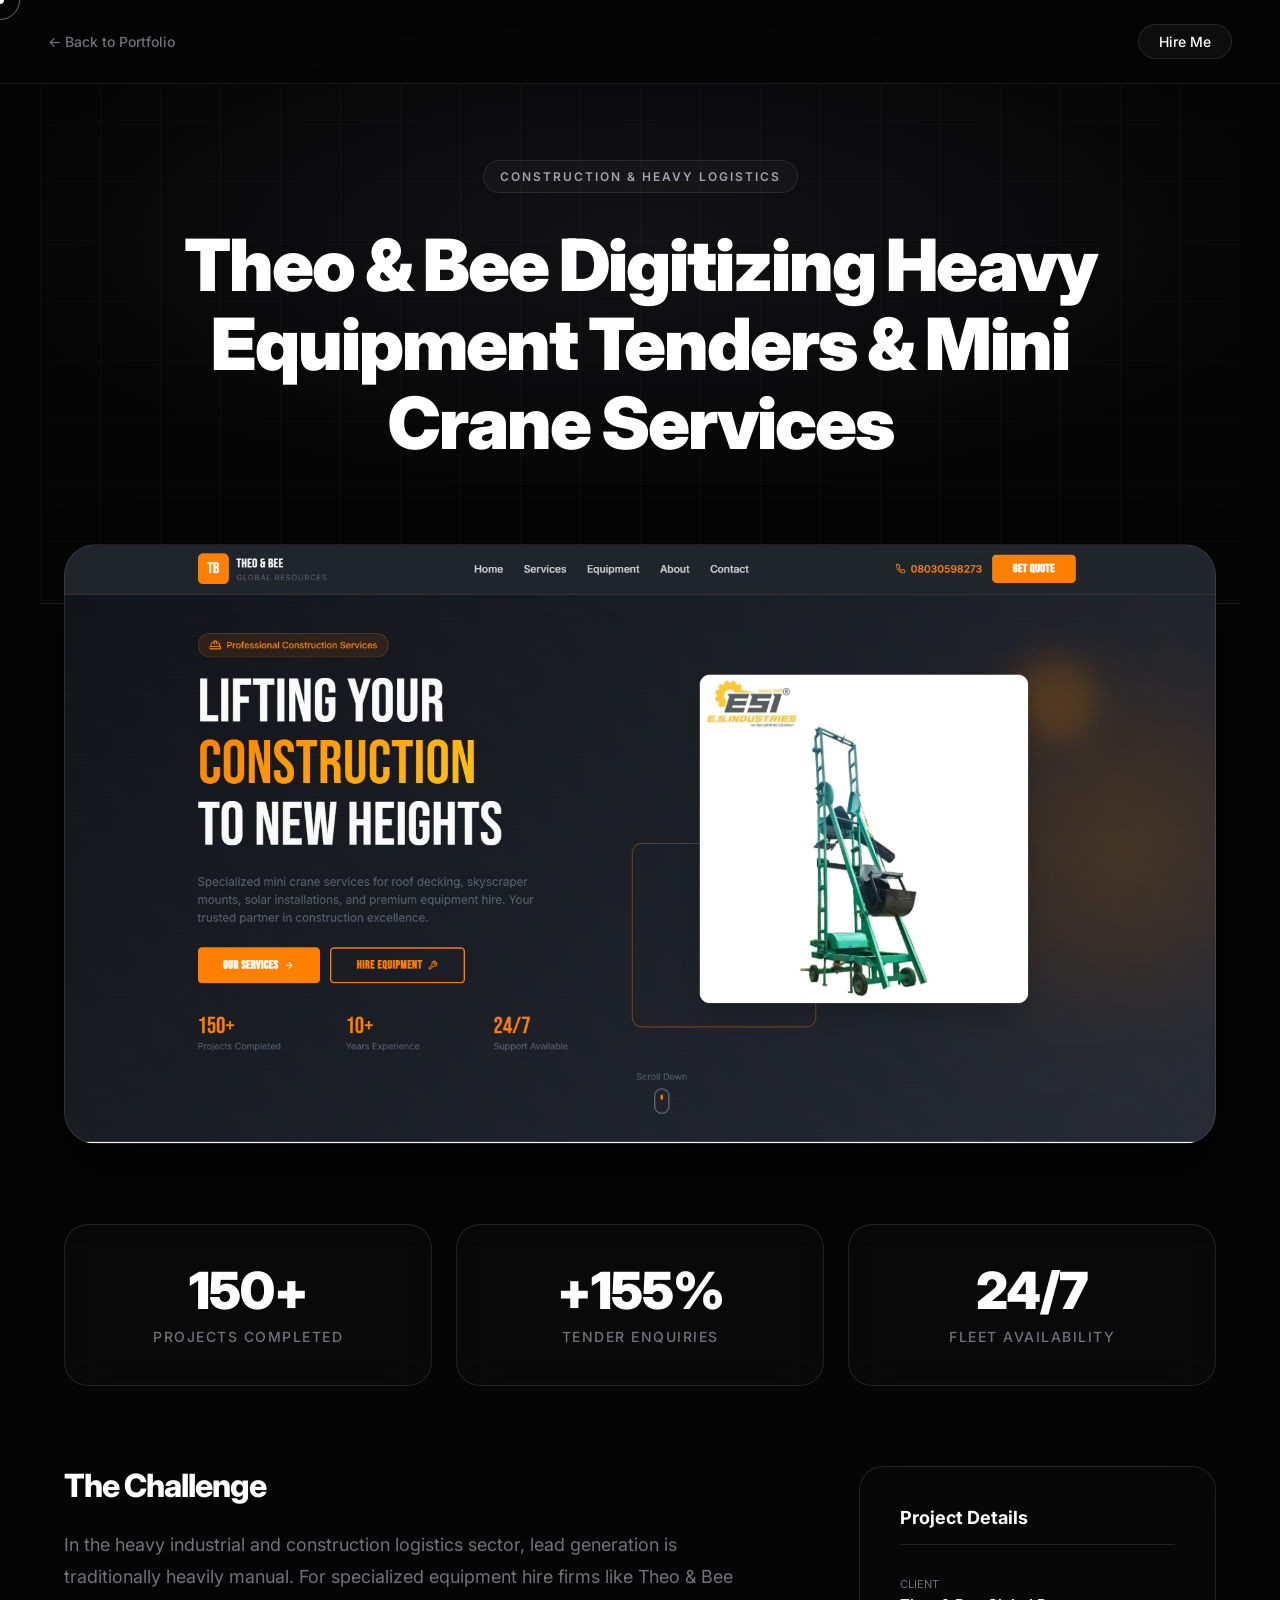
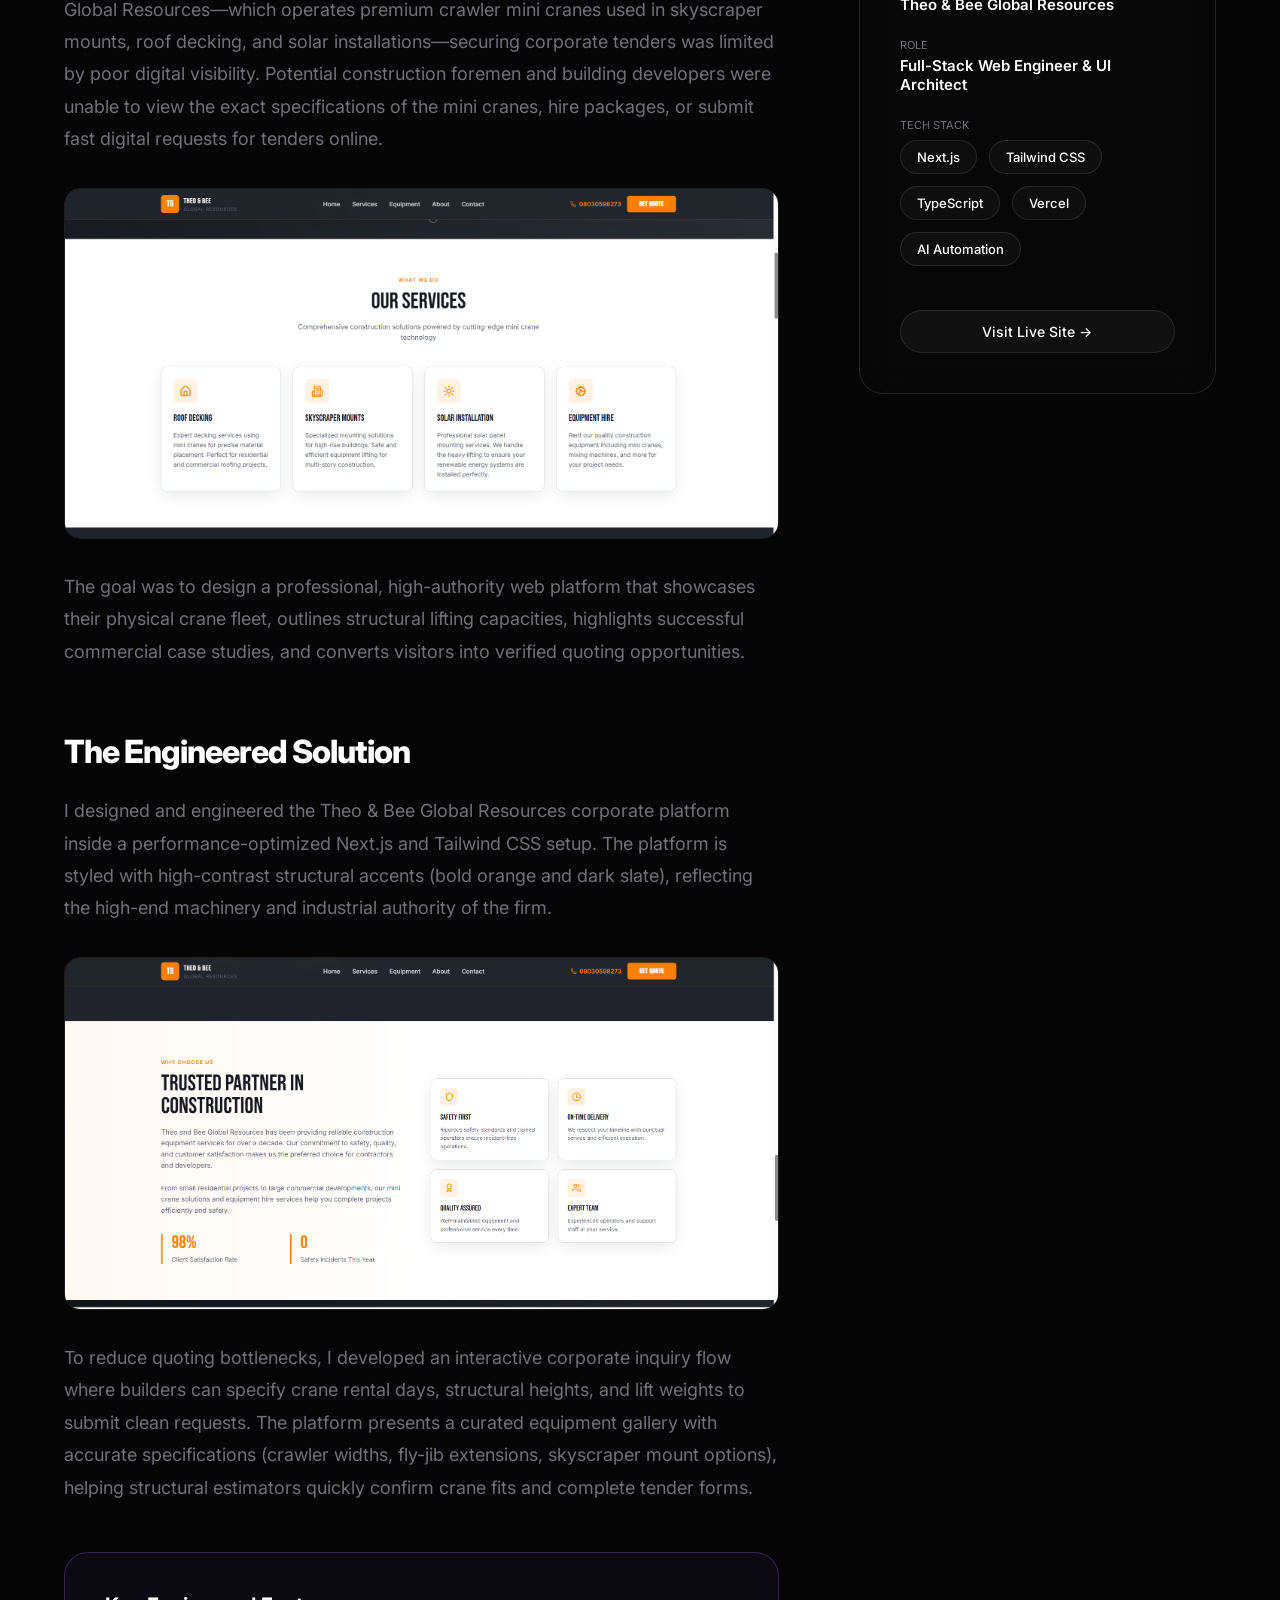
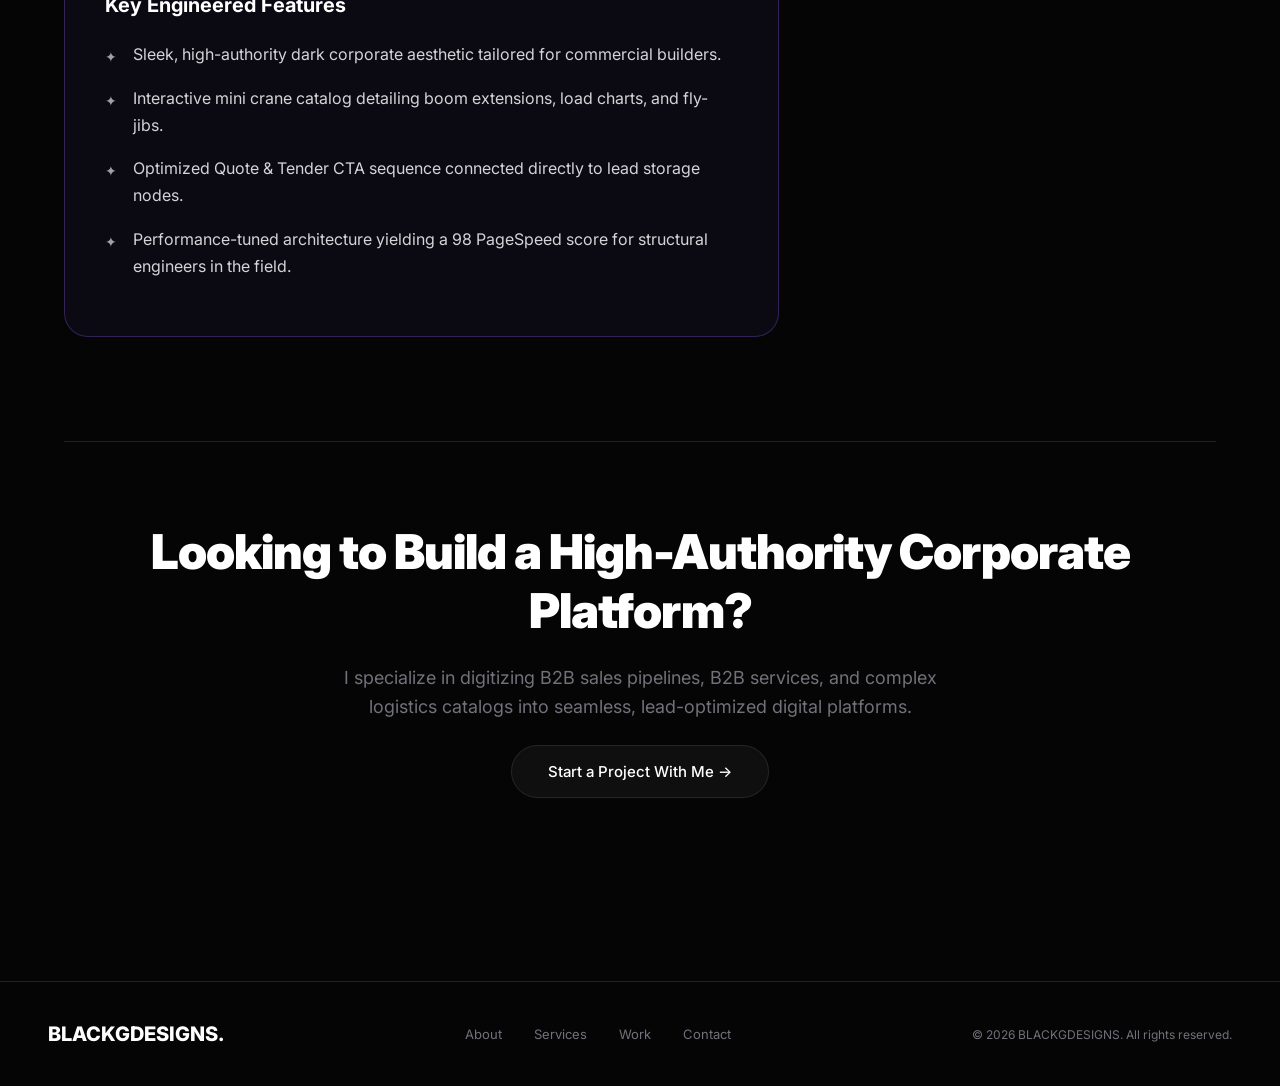
<file: theo-and-bee.html>
<!DOCTYPE html>
<html lang="en">
<head>
<meta charset="UTF-8"/>
<meta name="viewport" content="width=device-width, initial-scale=1.0"/>
<title>Theo &amp; Bee Case Study — BLACKGDESIGNS</title>
<meta name="description" content="Case Study: Theo &amp; Bee Global Resources — Corporate web platform showcasing specialized mini crane rental services and skyscraper equipment hire."/>
<link rel="stylesheet" href="style.css"/>
<link rel="preconnect" href="https://fonts.googleapis.com"/>
<link href="https://fonts.googleapis.com/css2?family=Inter:wght@300;400;500;600;700;800;900&display=swap" rel="stylesheet"/>
</head>
<body>

<!-- Custom Cursor -->
<div class="cursor">
  <div class="cursor-dot"></div>
  <div class="cursor-ring"></div>
</div>

<!-- Back Nav Header -->
<div class="case-header-nav">
  <a href="index.html" class="btn-back">← Back to Portfolio</a>
  <a href="mailto:enwaeze69@gmail.com" target="_blank" rel="noopener" class="nav-cta" style="padding: 8px 20px;">Hire Me</a>
</div>

<!-- Redesigned Hero Section -->
<section class="case-hero">
  <div class="hero-bg-glow"></div>
  <div class="hero-grid-overlay"></div>
  <div class="case-hero-content reveal">
    <span class="case-cat-badge">Construction &amp; Heavy Logistics</span>
    <h1 class="case-main-title">Theo &amp; Bee Digitizing Heavy Equipment Tenders &amp; Mini Crane Services</h1>
  </div>
</section>

<!-- Floating Cover Image Banner -->
<div class="case-cover-wrapper reveal reveal-delay-1">
  <div class="case-cover-image" style="background: url('theo and bee.png') no-repeat;"></div>
</div>

<div class="case-main-container">
  
  <!-- Outcomes / Metrics Grid -->
  <div class="case-metrics-grid">
    <div class="case-metric-card reveal">
      <div class="case-metric-num">150+</div>
      <div class="case-metric-lbl">Projects Completed</div>
    </div>
    <div class="case-metric-card reveal reveal-delay-1">
      <div class="case-metric-num">+155%</div>
      <div class="case-metric-lbl">Tender Enquiries</div>
    </div>
    <div class="case-metric-card reveal reveal-delay-2">
      <div class="case-metric-num">24/7</div>
      <div class="case-metric-lbl">Fleet Availability</div>
    </div>
  </div>

  <!-- Content Split Layout -->
  <div class="case-content-grid">
    
    <!-- Left Column: Story -->
    <div class="case-column-main">
      
      <div class="case-body-section reveal">
        <h2>The Challenge</h2>
        <p>In the heavy industrial and construction logistics sector, lead generation is traditionally heavily manual. For specialized equipment hire firms like Theo &amp; Bee Global Resources—which operates premium crawler mini cranes used in skyscraper mounts, roof decking, and solar installations—securing corporate tenders was limited by poor digital visibility. Potential construction foremen and building developers were unable to view the exact specifications of the mini cranes, hire packages, or submit fast digital requests for tenders online.</p>
        <div style="margin: 32px 0; border-radius: 16px; overflow: hidden; border: 1px solid rgba(255,255,255,0.1);">
          <img src="theo and bee 2.png" alt="Theo &amp; Bee Platform Layout" style="width: 100%; display: block;" class="reveal">
        </div>
        <p>The goal was to design a professional, high-authority web platform that showcases their physical crane fleet, outlines structural lifting capacities, highlights successful commercial case studies, and converts visitors into verified quoting opportunities.</p>
      </div>

      <div class="case-body-section reveal">
        <h2>The Engineered Solution</h2>
        <p>I designed and engineered the Theo &amp; Bee Global Resources corporate platform inside a performance-optimized Next.js and Tailwind CSS setup. The platform is styled with high-contrast structural accents (bold orange and dark slate), reflecting the high-end machinery and industrial authority of the firm.</p>
        <div style="margin: 32px 0; border-radius: 16px; overflow: hidden; border: 1px solid rgba(255,255,255,0.1);">
          <img src="theo and bee 3.png" alt="Theo &amp; Bee Equipment View" style="width: 100%; display: block;" class="reveal">
        </div>
        <p>To reduce quoting bottlenecks, I developed an interactive corporate inquiry flow where builders can specify crane rental days, structural heights, and lift weights to submit clean requests. The platform presents a curated equipment gallery with accurate specifications (crawler widths, fly-jib extensions, skyscraper mount options), helping structural estimators quickly confirm crane fits and complete tender forms.</p>

        
        <div class="case-highlight-box">
          <h3 class="case-highlight-title">Key Engineered Features</h3>
          <ul class="case-list">
            <li>Sleek, high-authority dark corporate aesthetic tailored for commercial builders.</li>
            <li>Interactive mini crane catalog detailing boom extensions, load charts, and fly-jibs.</li>
            <li>Optimized Quote &amp; Tender CTA sequence connected directly to lead storage nodes.</li>
            <li>Performance-tuned architecture yielding a 98 PageSpeed score for structural engineers in the field.</li>
          </ul>
        </div>
      </div>

    </div>

    <!-- Right Column: Sidebar Spec Sheet -->
    <div class="case-column-sidebar">
      <div class="case-sidebar-card reveal">
        <h3 class="case-sidebar-title">Project Details</h3>
        
        <div style="margin-bottom: 24px;">
          <div style="font-size: 11px; text-transform: uppercase; color: var(--muted); margin-bottom: 4px;">Client</div>
          <div style="font-size: 15px; font-weight: 600; color: var(--white);">Theo &amp; Bee Global Resources</div>
        </div>

        <div style="margin-bottom: 24px;">
          <div style="font-size: 11px; text-transform: uppercase; color: var(--muted); margin-bottom: 4px;">Role</div>
          <div style="font-size: 15px; font-weight: 600; color: var(--white);">Full-Stack Web Engineer &amp; UI Architect</div>
        </div>

        <div style="margin-bottom: 32px;">
          <div style="font-size: 11px; text-transform: uppercase; color: var(--muted); margin-bottom: 8px;">Tech Stack</div>
          <div>
            <span class="case-tech-tag">Next.js</span>
            <span class="case-tech-tag">Tailwind CSS</span>
            <span class="case-tech-tag">TypeScript</span>
            <span class="case-tech-tag">Vercel</span>
            <span class="case-tech-tag">AI Automation</span>
          </div>
        </div>

        <a href="https://theoandbeeglobal.lovable.app" target="_blank" rel="noopener" class="nav-cta" style="display: block; text-align: center; font-size: 14px; padding: 12px;">Visit Live Site →</a>
      </div>
    </div>

  </div>

  <!-- CTA Footer Section -->
  <div class="case-cta-section reveal">
    <h2 class="case-cta-title">Looking to Build a High-Authority Corporate Platform?</h2>
    <p class="case-cta-desc">I specialize in digitizing B2B sales pipelines, B2B services, and complex logistics catalogs into seamless, lead-optimized digital platforms.</p>
    <a href="mailto:enwaeze69@gmail.com" target="_blank" rel="noopener" class="nav-cta" style="padding: 16px 36px; font-size: 15px;">Start a Project With Me →</a>
  </div>

</div>

<!-- Footer -->
<footer style="margin-top: 80px; border-top: 1px solid var(--border);">
  <div class="footer-logo">BLACKGDESIGNS.</div>
  <div class="footer-links">
    <a href="index.html#about">About</a>
    <a href="index.html#capabilities">Services</a>
    <a href="index.html#works">Work</a>
    <a href="index.html#contact">Contact</a>
  </div>
  <div class="footer-copy">© 2026 BLACKGDESIGNS. All rights reserved.</div>
</footer>

<script src="script.js"></script>
</body>
</html>
</file>
<file: style.css>
@import url('https://fonts.googleapis.com/css2?family=Inter:wght@300;400;500;600;700;800;900&display=swap');

*, *::before, *::after { box-sizing: border-box; margin: 0; padding: 0; }

:root {
  --bg: #050505;
  --bg-2: #0a0a0a;
  --bg-card: rgba(10,10,10,0.8);
  --border: rgba(63,63,70,0.5);
  --text: #d4d4d8;
  --muted: #71717a;
  --white: #ffffff;
  --accent: #a1a1aa;
  --glow: rgba(120,120,140,0.15);
  --font: 'Inter', sans-serif;
}

html { scroll-behavior: smooth; }

body {
  font-family: var(--font);
  background: var(--bg);
  color: var(--text);
  overflow-x: hidden;
  cursor: none;
}

/* Custom Cursor */
.cursor {
  position: fixed; top: 0; left: 0; z-index: 9999;
  pointer-events: none;
}
.cursor-dot {
  width: 8px; height: 8px; background: #fff;
  border-radius: 50%;
  position: absolute; transform: translate(-50%,-50%);
  transition: transform 0.1s;
}
.cursor-ring {
  width: 40px; height: 40px;
  border: 1px solid rgba(255,255,255,0.4);
  border-radius: 50%;
  position: absolute; transform: translate(-50%,-50%);
  transition: width 0.3s, height 0.3s, border-color 0.3s;
}
body:has(a:hover) .cursor-ring,
body:has(button:hover) .cursor-ring {
  width: 60px; height: 60px; border-color: rgba(255,255,255,0.8);
}

/* Scrollbar */
::-webkit-scrollbar { width: 4px; }
::-webkit-scrollbar-track { background: var(--bg); }
::-webkit-scrollbar-thumb { background: #333; border-radius: 2px; }

/* Navigation */
nav#main-nav {
  position: fixed; top: 0; left: 0; right: 0; z-index: 100;
  padding: 20px 48px;
  display: flex; align-items: center; justify-content: space-between;
  transition: background 0.4s, backdrop-filter 0.4s;
}
footer nav { position: static; padding: 0; background: none; backdrop-filter: none; border: none; }
nav#main-nav.scrolled {
  background: rgba(5,5,5,0.85);
  backdrop-filter: blur(20px);
  border-bottom: 1px solid var(--border);
}
.nav-logo {
  font-size: 16px; font-weight: 800; color: var(--white);
  text-decoration: none; letter-spacing: 1px;
  text-transform: uppercase;
}
.nav-links {
  display: flex; gap: 40px; list-style: none;
}
.nav-links a {
  color: var(--muted); text-decoration: none;
  font-size: 14px; font-weight: 500;
  transition: color 0.3s;
}
.nav-links a:hover, .nav-links a.active { color: var(--white); }
.nav-cta {
  padding: 10px 24px;
  border: 1px solid var(--border);
  background: rgba(255,255,255,0.04);
  color: var(--white);
  border-radius: 100px; font-size: 14px; font-weight: 500;
  cursor: pointer; text-decoration: none;
  transition: background 0.3s, border-color 0.3s;
}
.nav-cta:hover { background: rgba(255,255,255,0.1); border-color: rgba(255,255,255,0.3); }

/* Hero */
#hero {
  min-height: 100vh;
  display: flex; align-items: center; justify-content: center;
  position: relative; overflow: hidden;
  padding: 120px 48px 80px;
}
.hero-bg-glow {
  position: absolute; inset: 0; z-index: 0;
  background: radial-gradient(ellipse 80% 60% at 50% 40%, rgba(80,80,100,0.18) 0%, transparent 70%);
  pointer-events: none;
}
.hero-grid-overlay {
  position: absolute; inset: 0; z-index: 0;
  background-image:
    linear-gradient(rgba(255,255,255,0.02) 1px, transparent 1px),
    linear-gradient(90deg, rgba(255,255,255,0.02) 1px, transparent 1px);
  background-size: 60px 60px;
  pointer-events: none;
}
.hero-content {
  position: relative; z-index: 1;
  max-width: 1200px; width: 100%;
  display: grid; grid-template-columns: 1fr 1fr; gap: 80px; align-items: center;
}
.hero-text { }
.hero-badge {
  display: inline-flex; align-items: center; gap: 8px;
  padding: 8px 16px;
  border: 1px solid var(--border);
  background: rgba(255,255,255,0.04);
  border-radius: 100px; font-size: 13px; color: var(--accent);
  margin-bottom: 32px;
}
.hero-badge .dot {
  width: 8px; height: 8px;
  background: #4ade80;
  border-radius: 50%;
  animation: pulse-dot 2s ease-in-out infinite;
}
@keyframes pulse-dot {
  0%,100%{box-shadow:0 0 0 0 rgba(74,222,128,0.5);}
  50%{box-shadow:0 0 0 6px rgba(74,222,128,0);}
}
.hero-title {
  font-size: clamp(42px, 5.5vw, 80px);
  font-weight: 800; line-height: 1.05;
  color: var(--white); letter-spacing: -2px;
  margin-bottom: 24px;
}
.hero-title span { color: var(--muted); }
.hero-desc {
  font-size: 17px; line-height: 1.7; color: var(--muted);
  max-width: 480px; margin-bottom: 40px;
}
.hero-actions { display: flex; gap: 16px; align-items: center; flex-wrap: wrap; }
.btn-primary {
  padding: 14px 32px;
  background: var(--white); color: #000;
  border-radius: 100px; font-size: 15px; font-weight: 600;
  text-decoration: none; border: none; cursor: pointer;
  transition: transform 0.2s, box-shadow 0.3s;
  display: inline-flex; align-items: center; gap: 8px;
}
.btn-primary:hover { transform: translateY(-2px); box-shadow: 0 8px 30px rgba(255,255,255,0.15); }
.btn-ghost {
  padding: 14px 32px;
  border: 1px solid var(--border); color: var(--white);
  border-radius: 100px; font-size: 15px; font-weight: 500;
  text-decoration: none; cursor: pointer; background: transparent;
  transition: border-color 0.3s, background 0.3s;
}
.btn-ghost:hover { border-color: rgba(255,255,255,0.4); background: rgba(255,255,255,0.04); }

/* Hero Card */
.hero-card-wrap {
  perspective: 1200px;
}
.hero-card {
  background: rgba(15,15,18,0.9);
  border: 1px solid var(--border);
  border-radius: 24px;
  padding: 32px;
  backdrop-filter: blur(20px);
  transform-style: preserve-3d;
  transition: transform 0.15s ease-out;
  box-shadow: 0 25px 60px rgba(0,0,0,0.6);
}
.hero-card-header {
  display: flex; align-items: center; gap: 12px; margin-bottom: 24px;
}
.hero-card-avatar {
  width: 52px; height: 52px; border-radius: 50%;
  background: linear-gradient(135deg, #3f3f46, #18181b);
  border: 2px solid var(--border);
  overflow: hidden; flex-shrink: 0;
}
.hero-card-avatar img { width: 100%; height: 100%; object-fit: cover; }
.hero-card-name { font-size: 16px; font-weight: 700; color: var(--white); }
.hero-card-role { font-size: 13px; color: var(--muted); margin-top: 2px; }
.hero-card-stats {
  display: grid; grid-template-columns: 1fr 1fr; gap: 12px; margin-bottom: 24px;
}
.stat-box {
  background: rgba(255,255,255,0.03);
  border: 1px solid var(--border);
  border-radius: 12px; padding: 16px;
}
.stat-num { font-size: 28px; font-weight: 800; color: var(--white); }
.stat-label { font-size: 12px; color: var(--muted); margin-top: 4px; }
.hero-card-tags { display: flex; flex-wrap: wrap; gap: 8px; }
.tag {
  padding: 6px 12px;
  border: 1px solid var(--border);
  border-radius: 100px; font-size: 12px; color: var(--accent);
  background: rgba(255,255,255,0.03);
}

/* Marquee */
.marquee-section {
  padding: 24px 0;
  border-top: 1px solid var(--border);
  border-bottom: 1px solid var(--border);
  overflow: hidden;
}
.marquee-track {
  display: flex; gap: 48px;
  animation: marquee 30s linear infinite;
  white-space: nowrap;
}
.marquee-track:hover { animation-play-state: paused; }
@keyframes marquee {
  from { transform: translateX(0); }
  to { transform: translateX(-50%); }
}
.marquee-item {
  font-size: 13px; font-weight: 500; color: var(--muted);
  text-transform: uppercase; letter-spacing: 2px;
  display: flex; align-items: center; gap: 48px; flex-shrink: 0;
}
.marquee-item::after {
  content: '✦';
  color: rgba(255,255,255,0.15);
}

/* Sections */
section { padding: 120px 48px; max-width: 1200px; margin: 0 auto; }
.section-full { max-width: none; padding-left: 0; padding-right: 0; }

.section-label {
  font-size: 12px; font-weight: 600; color: var(--muted);
  text-transform: uppercase; letter-spacing: 3px; margin-bottom: 16px;
}
.section-title {
  font-size: clamp(36px, 4vw, 56px);
  font-weight: 800; color: var(--white);
  line-height: 1.1; letter-spacing: -1.5px; margin-bottom: 24px;
}
.section-desc {
  font-size: 17px; color: var(--muted); line-height: 1.7;
  max-width: 520px;
}

/* Reveal animation */
.reveal {
  opacity: 0; transform: translateY(40px);
  transition: opacity 0.7s ease, transform 0.7s ease;
}
.reveal.visible { opacity: 1; transform: none; }
.reveal-delay-1 { transition-delay: 0.1s; }
.reveal-delay-2 { transition-delay: 0.2s; }
.reveal-delay-3 { transition-delay: 0.3s; }
.reveal-delay-4 { transition-delay: 0.4s; }

/* About */
#about {
  display: grid; grid-template-columns: 1fr 1.4fr; gap: 80px; align-items: start;
}
.about-left { }
.about-photo {
  width: 100%; aspect-ratio: 3/4; border-radius: 20px;
  object-fit: cover; border: 1px solid var(--border);
  margin-bottom: 32px;
  background: linear-gradient(135deg, #18181b, #09090b);
}
.about-stats { display: flex; flex-direction: column; gap: 12px; }
.about-stat {
  display: flex; justify-content: space-between; align-items: center;
  padding: 16px 20px;
  border: 1px solid var(--border);
  border-radius: 12px; background: rgba(255,255,255,0.02);
}
.about-stat-num { font-size: 22px; font-weight: 800; color: var(--white); }
.about-stat-label { font-size: 13px; color: var(--muted); }
.about-right { }
.about-right .section-label { margin-top: 12px; }
.about-bio {
  font-size: 17px; color: var(--muted); line-height: 1.8; margin-bottom: 32px;
}
.about-philosophy {
  border-left: 2px solid rgba(255,255,255,0.15); padding-left: 24px;
  font-size: 20px; font-style: italic; color: var(--accent); line-height: 1.6;
}

/* Capabilities */
#capabilities { }
.cap-header { display: flex; justify-content: space-between; align-items: flex-end; margin-bottom: 56px; flex-wrap: wrap; gap: 24px; }
.cap-grid { display: grid; grid-template-columns: repeat(3,1fr); gap: 1px; background: var(--border); border-radius: 20px; overflow: hidden; }
.cap-card {
  background: var(--bg-2); padding: 40px 36px;
  transition: background 0.3s;
  position: relative; overflow: hidden;
}
.cap-card::before {
  content: ''; position: absolute; inset: 0;
  background: linear-gradient(135deg, rgba(255,255,255,0.04), transparent);
  opacity: 0; transition: opacity 0.3s;
}
.cap-card:hover { background: #0f0f12; }
.cap-card:hover::before { opacity: 1; }
.cap-icon {
  width: 48px; height: 48px; margin-bottom: 20px;
  border: 1px solid var(--border); border-radius: 12px;
  display: flex; align-items: center; justify-content: center;
  font-size: 22px;
  background: rgba(255,255,255,0.03);
}
.cap-name { font-size: 18px; font-weight: 700; color: var(--white); margin-bottom: 12px; }
.cap-desc { font-size: 14px; color: var(--muted); line-height: 1.7; }

/* Process */
#process { background: rgba(255,255,255,0.01); border-top: 1px solid var(--border); border-bottom: 1px solid var(--border); }
.process-steps { display: grid; grid-template-columns: repeat(3,1fr); gap: 48px; margin-top: 64px; }
.process-step { }
.step-num {
  font-size: 48px; font-weight: 900;
  color: rgba(255,255,255,0.06); margin-bottom: 16px;
  letter-spacing: -2px; line-height: 1;
}
.step-name { font-size: 18px; font-weight: 700; color: var(--white); margin-bottom: 10px; }
.step-desc { font-size: 14px; color: var(--muted); line-height: 1.7; }

/* Works */
#works { }
.works-header { display: flex; justify-content: space-between; align-items: flex-end; margin-bottom: 56px; flex-wrap: wrap; gap: 24px; }
.featured-project {
  display: grid; grid-template-columns: 1.2fr 1fr; gap: 0;
  border: 1px solid var(--border); border-radius: 20px; overflow: hidden;
  margin-bottom: 24px; min-height: 480px;
  transition: border-color 0.3s;
}
.featured-project:hover { border-color: rgba(255,255,255,0.2); }
.featured-img {
  background: linear-gradient(135deg, #1a1a2e 0%, #16213e 50%, #0f3460 100%);
  position: relative; overflow: hidden;
  display: flex; align-items: center; justify-content: center;
}
.featured-img .project-preview {
  width: 85%; border-radius: 12px;
  box-shadow: 0 20px 50px rgba(0,0,0,0.5);
}
.featured-info {
  padding: 48px 48px;
  display: flex; flex-direction: column; justify-content: center;
  background: rgba(10,10,12,0.9);
}
.project-tag {
  display: inline-block; padding: 5px 12px;
  border: 1px solid var(--border); border-radius: 100px;
  font-size: 12px; color: var(--muted); margin-bottom: 20px;
}
.project-title { font-size: 28px; font-weight: 800; color: var(--white); margin-bottom: 16px; line-height: 1.2; letter-spacing: -0.5px; }
.project-desc { font-size: 15px; color: var(--muted); line-height: 1.7; margin-bottom: 28px; }
.project-metrics { display: flex; gap: 24px; margin-bottom: 28px; flex-wrap: wrap; }
.metric { }
.metric-val { font-size: 24px; font-weight: 800; color: var(--white); }
.metric-label { font-size: 12px; color: var(--muted); }
.project-link {
  display: inline-flex; align-items: center; gap: 8px;
  color: var(--white); font-size: 14px; font-weight: 600;
  text-decoration: none; transition: gap 0.2s;
}
.project-link:hover { gap: 12px; }
.project-grid { display: grid; grid-template-columns: 1fr 1fr; gap: 24px; }
.project-card {
  border: 1px solid var(--border); border-radius: 20px; overflow: hidden;
  transition: border-color 0.3s, transform 0.3s;
  background: rgba(10,10,12,0.6);
}
.project-card:hover { border-color: rgba(255,255,255,0.2); transform: translateY(-4px); }
.project-card-img {
  height: 220px; position: relative; overflow: hidden;
  display: flex; align-items: center; justify-content: center; font-size: 64px;
}
.project-card-img.green { background: linear-gradient(135deg, #052e16, #166534); }
.project-card-img.purple { background: linear-gradient(135deg, #2e1065, #4c1d95); }
.project-card-body { padding: 28px; }

/* Testimonials */
#testimonials { }
.test-grid { display: grid; grid-template-columns: repeat(3,1fr); gap: 20px; margin-top: 56px; }
.test-card {
  border: 1px solid var(--border); border-radius: 20px; padding: 32px;
  background: rgba(10,10,12,0.6);
  transition: border-color 0.3s, transform 0.3s;
}
.test-card:hover { border-color: rgba(255,255,255,0.15); transform: translateY(-4px); }
.test-stars { color: #fbbf24; font-size: 14px; margin-bottom: 16px; letter-spacing: 2px; }
.test-quote { font-size: 15px; color: var(--text); line-height: 1.7; margin-bottom: 24px; font-style: italic; }
.test-author { display: flex; align-items: center; gap: 12px; }
.test-avatar {
  width: 40px; height: 40px; border-radius: 50%;
  background: linear-gradient(135deg, #3f3f46, #18181b);
  border: 1px solid var(--border);
  display: flex; align-items: center; justify-content: center;
  font-size: 16px;
}
.test-name { font-size: 14px; font-weight: 600; color: var(--white); }
.test-role { font-size: 12px; color: var(--muted); }

/* FAQ */
#faq { }
.faq-list { margin-top: 56px; display: flex; flex-direction: column; gap: 1px; border-top: 1px solid var(--border); }
.faq-item { border-bottom: 1px solid var(--border); }
.faq-q {
  display: flex; justify-content: space-between; align-items: center;
  padding: 24px 0; cursor: pointer;
  font-size: 17px; font-weight: 600; color: var(--white);
  transition: color 0.3s; gap: 16px;
}
.faq-q:hover { color: var(--accent); }
.faq-chevron {
  width: 32px; height: 32px; flex-shrink: 0;
  border: 1px solid var(--border); border-radius: 50%;
  display: flex; align-items: center; justify-content: center;
  font-size: 14px; transition: transform 0.3s, background 0.3s;
}
.faq-item.open .faq-chevron { transform: rotate(180deg); background: rgba(255,255,255,0.08); }
.faq-a {
  overflow: hidden; max-height: 0;
  transition: max-height 0.4s ease, padding 0.3s;
}
.faq-a-inner { padding-bottom: 24px; font-size: 15px; color: var(--muted); line-height: 1.8; }

/* Contact / CTA */
#contact {
  text-align: center;
  padding-top: 80px; padding-bottom: 80px;
  border-top: 1px solid var(--border);
}
.contact-glow {
  position: relative;
  max-width: 700px; margin: 0 auto;
}
.contact-glow::before {
  content: '';
  position: absolute; top: -80px; left: 50%; transform: translateX(-50%);
  width: 400px; height: 400px;
  background: radial-gradient(circle, rgba(100,100,120,0.15) 0%, transparent 70%);
  pointer-events: none;
}
.contact-title { font-size: clamp(40px, 5vw, 68px); font-weight: 900; color: var(--white); letter-spacing: -2px; line-height: 1.05; margin-bottom: 20px; }
.contact-sub { font-size: 17px; color: var(--muted); margin-bottom: 48px; }
.contact-form { max-width: 560px; margin: 0 auto; display: flex; flex-direction: column; gap: 16px; }
.form-row { display: grid; grid-template-columns: 1fr 1fr; gap: 16px; }
.form-field {
  padding: 16px 20px;
  background: rgba(255,255,255,0.04); border: 1px solid var(--border);
  border-radius: 12px; color: var(--white); font-size: 15px; font-family: var(--font);
  outline: none; transition: border-color 0.3s;
  width: 100%;
}
.form-field::placeholder { color: var(--muted); }
.form-field:focus { border-color: rgba(255,255,255,0.25); }
textarea.form-field { resize: none; height: 120px; }

/* Skills Matrix */
.skills-grid { display: flex; flex-direction: column; gap: 32px; }
.skill-category { }
.skill-cat-label {
  font-size: 11px; font-weight: 600; color: var(--muted);
  text-transform: uppercase; letter-spacing: 3px;
  margin-bottom: 14px; padding-bottom: 10px;
  border-bottom: 1px solid var(--border);
}
.skill-chips { display: flex; flex-wrap: wrap; gap: 8px; }
.skill-chip {
  padding: 7px 14px;
  border: 1px solid var(--border);
  border-radius: 100px; font-size: 13px; font-weight: 500;
  color: var(--accent); background: rgba(255,255,255,0.03);
  transition: border-color 0.3s, color 0.3s, background 0.3s;
  cursor: default;
}
.skill-chip:hover { border-color: rgba(255,255,255,0.3); color: var(--white); background: rgba(255,255,255,0.06); }
.skill-chip--primary {
  border-color: rgba(255,255,255,0.2); color: var(--white);
  background: rgba(255,255,255,0.06); font-weight: 600;
}
.skill-chip--primary:hover { border-color: rgba(255,255,255,0.5); background: rgba(255,255,255,0.1); }
.skill-chip--ai {
  border-color: rgba(139,92,246,0.4); color: #c4b5fd;
  background: rgba(139,92,246,0.08); font-weight: 600;
}
.skill-chip--ai:hover { border-color: rgba(139,92,246,0.8); background: rgba(139,92,246,0.15); }
.skills-ai-box {
  margin-top: 36px; padding: 24px 28px;
  border: 1px solid rgba(139,92,246,0.25);
  border-radius: 16px; background: rgba(139,92,246,0.06);
  display: flex; gap: 16px; align-items: flex-start;
}
.skills-ai-icon { font-size: 28px; flex-shrink: 0; line-height: 1; margin-top: 2px; }
.skills-ai-title { font-size: 15px; font-weight: 700; color: #c4b5fd; margin-bottom: 8px; }
.skills-ai-desc { font-size: 14px; color: var(--muted); line-height: 1.7; }



/* Footer */
footer {
  border-top: 1px solid var(--border);
  padding: 40px 48px;
  display: flex; justify-content: space-between; align-items: center;
  flex-wrap: wrap; gap: 16px;
}
.footer-logo { font-size: 20px; font-weight: 800; color: var(--white); }
.footer-links { display: flex; gap: 32px; }
.footer-links a { font-size: 13px; color: var(--muted); text-decoration: none; transition: color 0.3s; }
.footer-links a:hover { color: var(--white); }
.footer-copy { font-size: 12px; color: var(--muted); }

/* Hamburger */
.hamburger {
  display: none;
  flex-direction: column;
  gap: 5px;
  cursor: pointer;
  padding: 8px;
  background: none;
  border: none;
  z-index: 101;
  position: relative;
}
.hamburger span {
  display: block;
  width: 24px;
  height: 2px;
  background: var(--white);
  border-radius: 2px;
  transition: transform 0.35s ease, opacity 0.35s ease;
  transform-origin: center;
}
/* Animate into X when open */
.hamburger.open span:nth-child(1) { transform: translateY(7px) rotate(45deg); }
.hamburger.open span:nth-child(2) { opacity: 0; transform: scaleX(0); }
.hamburger.open span:nth-child(3) { transform: translateY(-7px) rotate(-45deg); }

/* Mobile overlay menu */
.mobile-menu {
  position: fixed;
  inset: 0;
  background: rgba(5,5,5,0.97);
  backdrop-filter: blur(24px);
  -webkit-backdrop-filter: blur(24px);
  z-index: 100;
  display: flex;
  flex-direction: column;
  align-items: center;
  justify-content: center;
  gap: 24px;
  opacity: 0;
  pointer-events: none;
  transform: translateY(-12px);
  transition: opacity 0.35s ease, transform 0.35s ease;
}
.mobile-menu.open {
  opacity: 1;
  pointer-events: all;
  transform: translateY(0);
}
.mobile-menu a {
  font-size: 32px;
  font-weight: 800;
  color: var(--white);
  text-decoration: none;
  letter-spacing: -1px;
  transition: color 0.2s;
}
.mobile-menu a:hover { color: rgba(255,255,255,0.5); }
.mobile-menu .mobile-whatsapp {
  margin-top: 16px;
  display: inline-flex;
  align-items: center;
  gap: 10px;
  background: #25D366;
  color: #fff !important;
  font-size: 16px !important;
  font-weight: 700 !important;
  letter-spacing: 0 !important;
  padding: 14px 32px;
  border-radius: 100px;
  text-decoration: none;
  transition: transform 0.2s, box-shadow 0.2s;
}
.mobile-menu .mobile-whatsapp:hover {
  transform: scale(1.04);
  box-shadow: 0 8px 32px rgba(37,211,102,0.35);
}
.mobile-close {
  position: absolute;
  top: 24px;
  right: 24px;
  font-size: 28px;
  color: var(--white);
  cursor: pointer;
  background: none;
  border: none;
  line-height: 1;
  padding: 8px;
  opacity: 0.7;
  transition: opacity 0.2s;
}
.mobile-close:hover { opacity: 1; }

.section-skills {
  padding: 120px 48px;
  border-top: 1px solid rgba(63,63,70,0.5);
}
.section-process {
  padding: 120px 48px;
  border-top: 1px solid rgba(63,63,70,0.5);
  border-bottom: 1px solid rgba(63,63,70,0.5);
}
.skills-layout {
  display: grid;
  grid-template-columns: 1fr 1fr;
  gap: 80px;
  align-items: start;
}
.section-faq {
  padding: 120px 48px;
}
.faq-layout {
  display: grid;
  grid-template-columns: 1fr 1.5fr;
  gap: 80px;
  align-items: start;
}

/* Responsive */
@media (max-width: 1024px) {
  .hero-content { grid-template-columns: 1fr; gap: 48px; }
  .hero-card-wrap { max-width: 500px; }
  #about { grid-template-columns: 1fr; }
  .about-photo { max-height: 400px; }
  .cap-grid { grid-template-columns: 1fr 1fr; }
  .featured-project { grid-template-columns: 1fr; }
  .featured-img { min-height: 280px; }
  .skills-layout { grid-template-columns: 1fr; gap: 48px; }
  .faq-layout { grid-template-columns: 1fr; gap: 48px; }
}
@media (max-width: 768px) {
  nav#main-nav { padding: 16px 24px; }
  .nav-links, .nav-cta { display: none; }
  .hamburger { display: flex; }
  section { padding: 80px 24px; }
  .section-skills, .section-process, .section-faq { padding: 80px 24px; }
  footer { padding: 32px 24px; flex-direction: column; text-align: center; }
  .cap-grid { grid-template-columns: 1fr; }
  .project-grid { grid-template-columns: 1fr; }
  .test-grid { grid-template-columns: 1fr; }
  .process-steps { grid-template-columns: 1fr; }
  .form-row { grid-template-columns: 1fr; }
}

/* ========================================================================== */
/* STANDALONE CASE STUDY PAGES (REDESIGNED) */
/* ========================================================================== */

/* Hero Section */
.case-hero {
  position: relative;
  width: 100%;
  padding: 160px 24px 100px;
  text-align: center;
  overflow: hidden;
  border-bottom: 1px solid var(--border);
}
.case-header-nav {
  position: fixed;
  top: 0;
  left: 0;
  width: 100%;
  padding: 24px 48px;
  display: flex;
  justify-content: space-between;
  align-items: center;
  z-index: 100;
  background: rgba(5,5,5,0.7);
  backdrop-filter: blur(20px);
  border-bottom: 1px solid rgba(63,63,70,0.3);
}
.btn-back {
  display: inline-flex;
  align-items: center;
  gap: 8px;
  color: var(--muted);
  text-decoration: none;
  font-size: 14px;
  font-weight: 500;
  transition: color 0.3s;
}
.btn-back:hover { color: var(--white); }

.case-hero-content {
  position: relative;
  z-index: 10;
  max-width: 1000px;
  margin: 0 auto;
}
.case-cat-badge {
  display: inline-block;
  padding: 8px 16px;
  border: 1px solid var(--border);
  background: rgba(255,255,255,0.03);
  border-radius: 100px;
  font-size: 12px;
  font-weight: 600;
  letter-spacing: 2px;
  text-transform: uppercase;
  color: var(--accent);
  margin-bottom: 32px;
}
.case-main-title {
  font-size: clamp(40px, 6vw, 72px);
  font-weight: 900;
  line-height: 1.1;
  color: var(--white);
  letter-spacing: -2px;
  margin-bottom: 40px;
}

/* Floating Cover Image */
.case-cover-wrapper {
  position: relative;
  max-width: 1200px;
  margin: -60px auto 80px; /* Overlap the hero section slightly */
  z-index: 20;
  padding: 0 24px;
  perspective: 1200px;
}
.case-cover-image {
  width: 100%;
  height: clamp(300px, 50vw, 600px);
  border-radius: 32px;
  border: 1px solid rgba(255,255,255,0.1);
  background-position: center center !important;
  background-repeat: no-repeat !important;
  background-size: cover !important;
  box-shadow: 0 30px 60px rgba(0,0,0,0.5);
  transition: transform 0.4s ease-out, border-color 0.4s;
}
.case-cover-image:hover {
  transform: translateY(-10px) scale(1.02);
  border-color: rgba(255,255,255,0.2);
}

/* Auto-Layout Main Content Container */
.case-main-container {
  max-width: 1200px;
  margin: 0 auto;
  padding: 0 24px 120px;
}

/* Metrics Grid */
.case-metrics-grid {
  display: grid;
  grid-template-columns: repeat(auto-fit, minmax(250px, 1fr));
  gap: 24px;
  margin-bottom: 80px;
}
.case-metric-card {
  padding: 40px 32px;
  border: 1px solid var(--border);
  background: rgba(255,255,255,0.02);
  backdrop-filter: blur(20px);
  border-radius: 24px;
  text-align: center;
  transition: all 0.3s ease;
  position: relative;
  overflow: hidden;
}
.case-metric-card::before {
  content: '';
  position: absolute;
  top: 0; left: 0; right: 0; height: 1px;
  background: linear-gradient(90deg, transparent, rgba(255,255,255,0.2), transparent);
  opacity: 0;
  transition: opacity 0.3s;
}
.case-metric-card:hover {
  transform: translateY(-5px);
  border-color: rgba(255,255,255,0.15);
  background: rgba(255,255,255,0.04);
}
.case-metric-card:hover::before { opacity: 1; }

.case-metric-num {
  font-size: clamp(40px, 4vw, 56px);
  font-weight: 900;
  color: var(--white);
  line-height: 1;
  margin-bottom: 12px;
  letter-spacing: -1px;
}
.case-metric-lbl {
  font-size: 14px;
  color: var(--muted);
  text-transform: uppercase;
  letter-spacing: 1.5px;
  font-weight: 500;
}

/* Content Layout CSS Grid */
.case-content-grid {
  display: grid;
  grid-template-columns: 2fr 1fr;
  gap: 80px;
}
.case-body-section {
  margin-bottom: 64px;
}
.case-body-section h2 {
  font-size: 32px;
  font-weight: 800;
  color: var(--white);
  margin-bottom: 24px;
  letter-spacing: -1px;
}
.case-body-section p {
  font-size: 18px;
  line-height: 1.8;
  color: var(--muted);
  margin-bottom: 24px;
}

/* Beautiful Highlight Boxes */
.case-highlight-box {
  border: 1px solid rgba(139,92,246,0.3);
  background: rgba(139,92,246,0.05);
  border-radius: 24px;
  padding: 40px;
  margin-top: 48px;
}
.case-highlight-title {
  font-size: 20px;
  font-weight: 700;
  color: var(--white);
  margin-bottom: 24px;
}
.case-list {
  list-style: none;
}
.case-list li {
  font-size: 16px;
  color: var(--text);
  line-height: 1.7;
  margin-bottom: 16px;
  display: flex;
  align-items: flex-start;
  gap: 16px;
}
.case-list li::before {
  content: '✦';
  color: var(--accent);
  font-size: 14px;
  margin-top: 4px;
}

/* Sidebar Styling */
.case-sidebar-card {
  border: 1px solid var(--border);
  background: rgba(255,255,255,0.01);
  backdrop-filter: blur(20px);
  border-radius: 24px;
  padding: 40px;
  position: sticky;
  top: 120px;
}
.case-sidebar-title {
  font-size: 18px;
  font-weight: 700;
  color: var(--white);
  margin-bottom: 32px;
  border-bottom: 1px solid rgba(255,255,255,0.1);
  padding-bottom: 16px;
}
.case-tech-tag {
  display: inline-block;
  padding: 8px 16px;
  border: 1px solid rgba(255,255,255,0.1);
  background: rgba(255,255,255,0.03);
  border-radius: 100px;
  font-size: 13px;
  font-weight: 500;
  color: var(--white);
  margin: 0 8px 12px 0;
  transition: background 0.3s;
}
.case-tech-tag:hover {
  background: rgba(255,255,255,0.1);
}

/* CTA Footer Section */
.case-cta-section {
  text-align: center;
  border-top: 1px solid var(--border);
  padding-top: 80px;
  margin-top: 40px;
}
.case-cta-title {
  font-size: clamp(32px, 4vw, 48px);
  font-weight: 900;
  color: var(--white);
  margin-bottom: 24px;
  letter-spacing: -1px;
}
.case-cta-desc {
  font-size: 18px;
  color: var(--muted);
  margin-bottom: 40px;
  max-width: 600px;
  margin-left: auto;
  margin-right: auto;
  line-height: 1.6;
}

/* Responsive Overrides */
@media (max-width: 1024px) {
  .case-content-grid { grid-template-columns: 1fr; gap: 48px; }
  .case-sidebar-card { position: static; margin-top: 40px; }
}
@media (max-width: 768px) {
  .case-header-nav { padding: 16px 24px; }
  .case-hero { padding: 120px 24px 60px; }
  .case-cover-wrapper { margin-top: -30px; }
  .case-metrics-grid { grid-template-columns: 1fr; }
  .case-body-section h2 { font-size: 28px; }
  .case-highlight-box { padding: 24px; }
}
</file>
